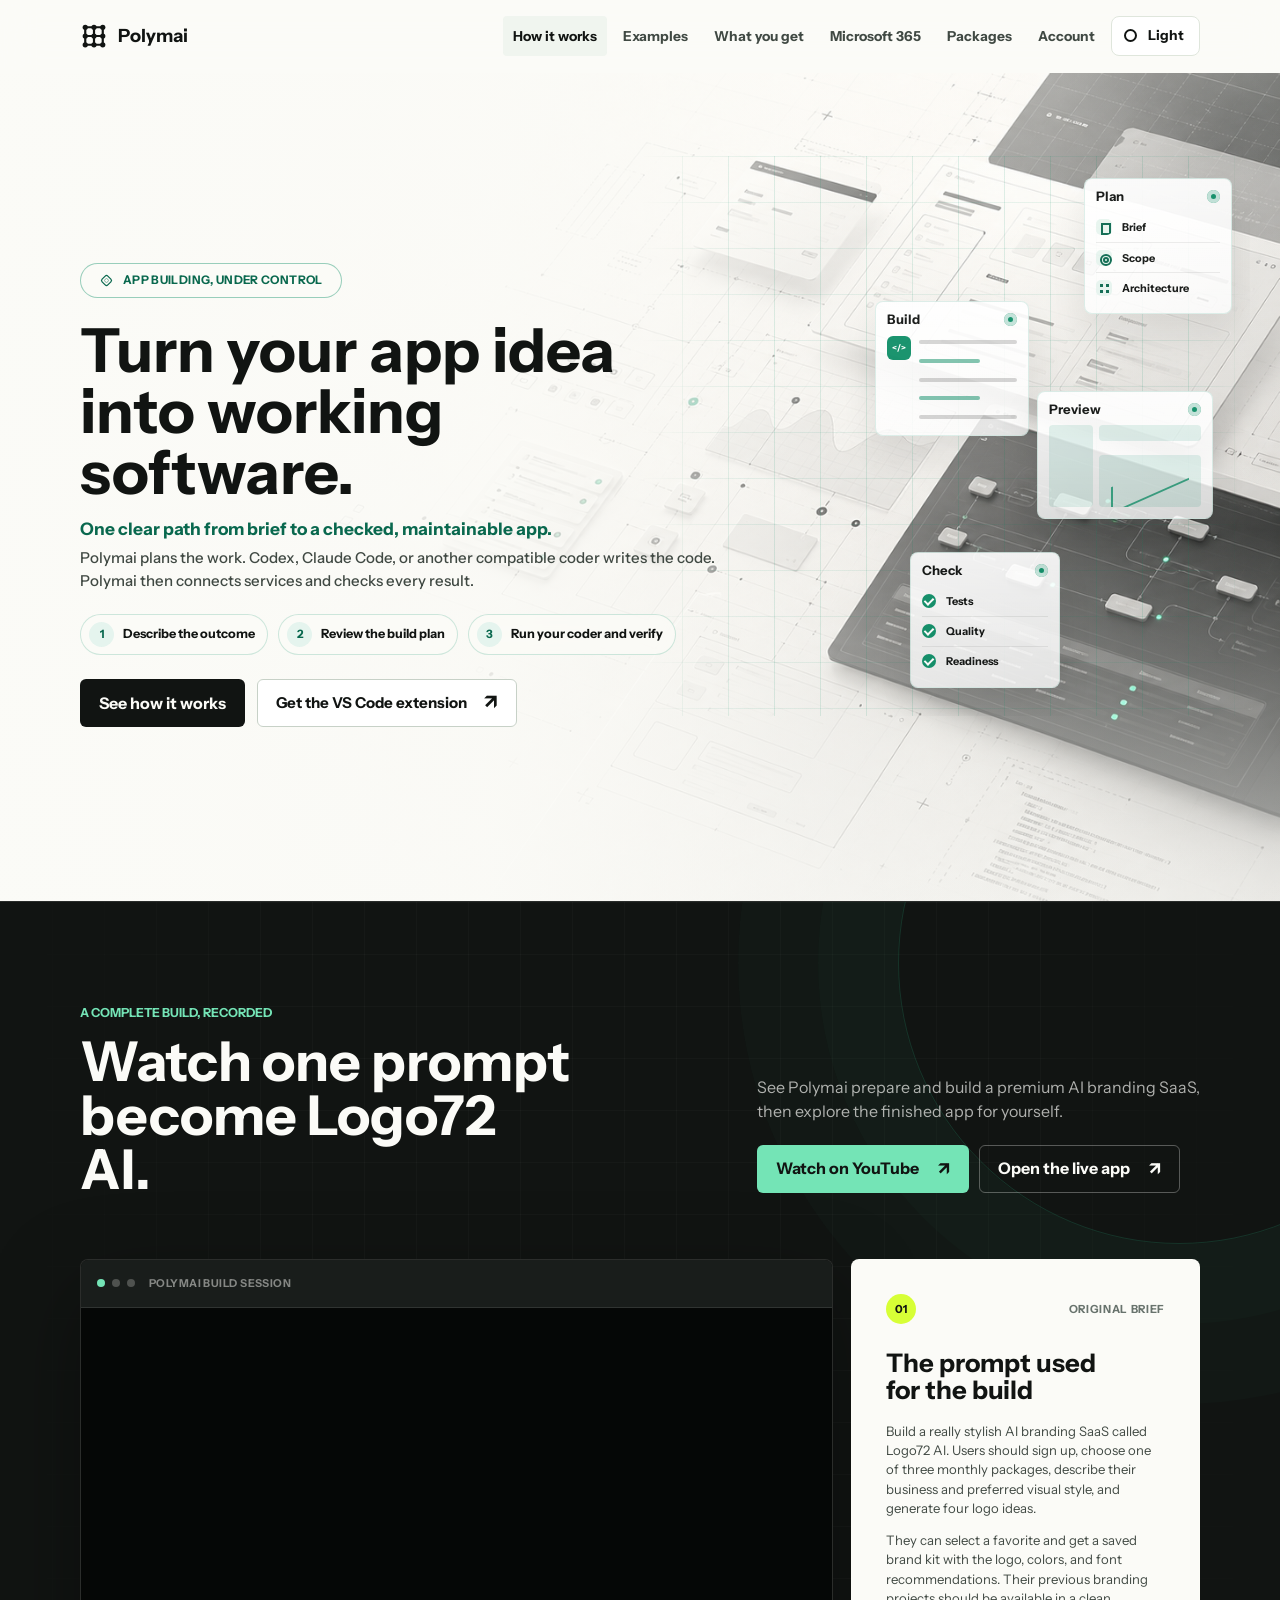
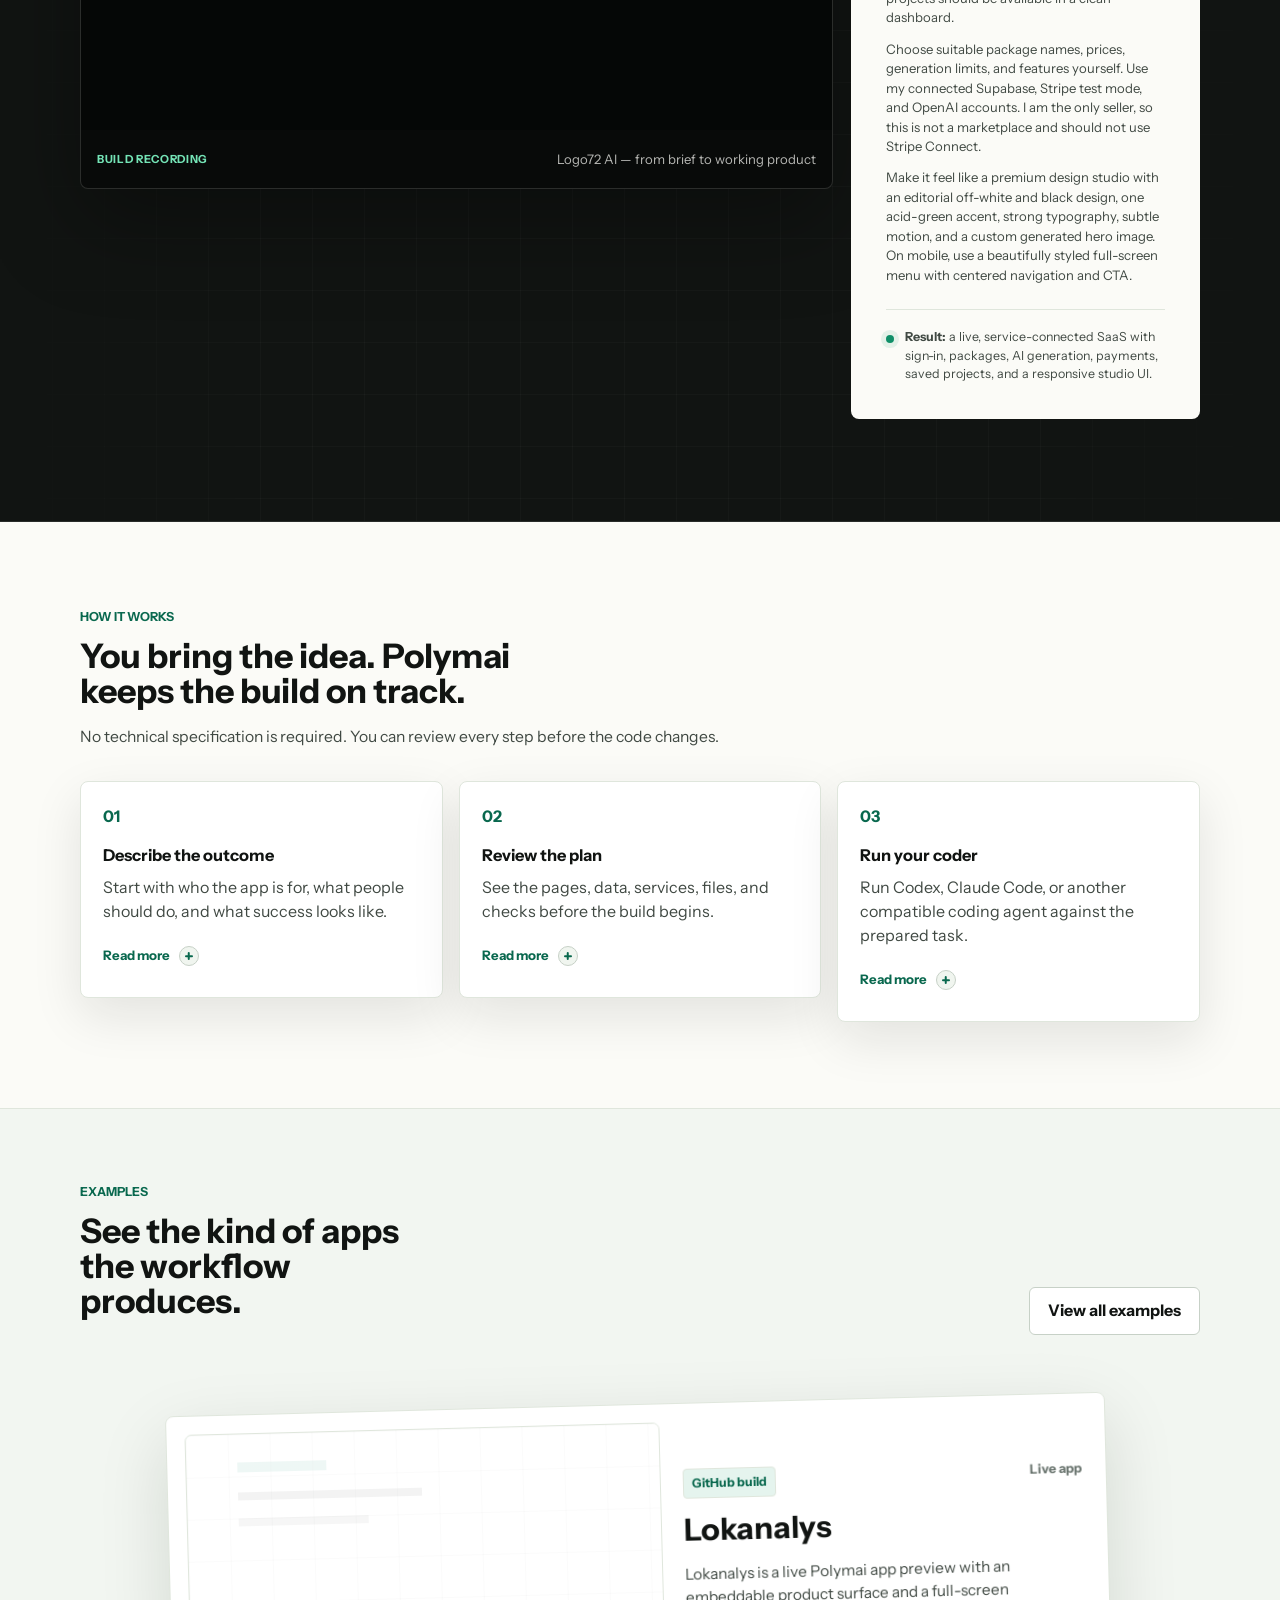
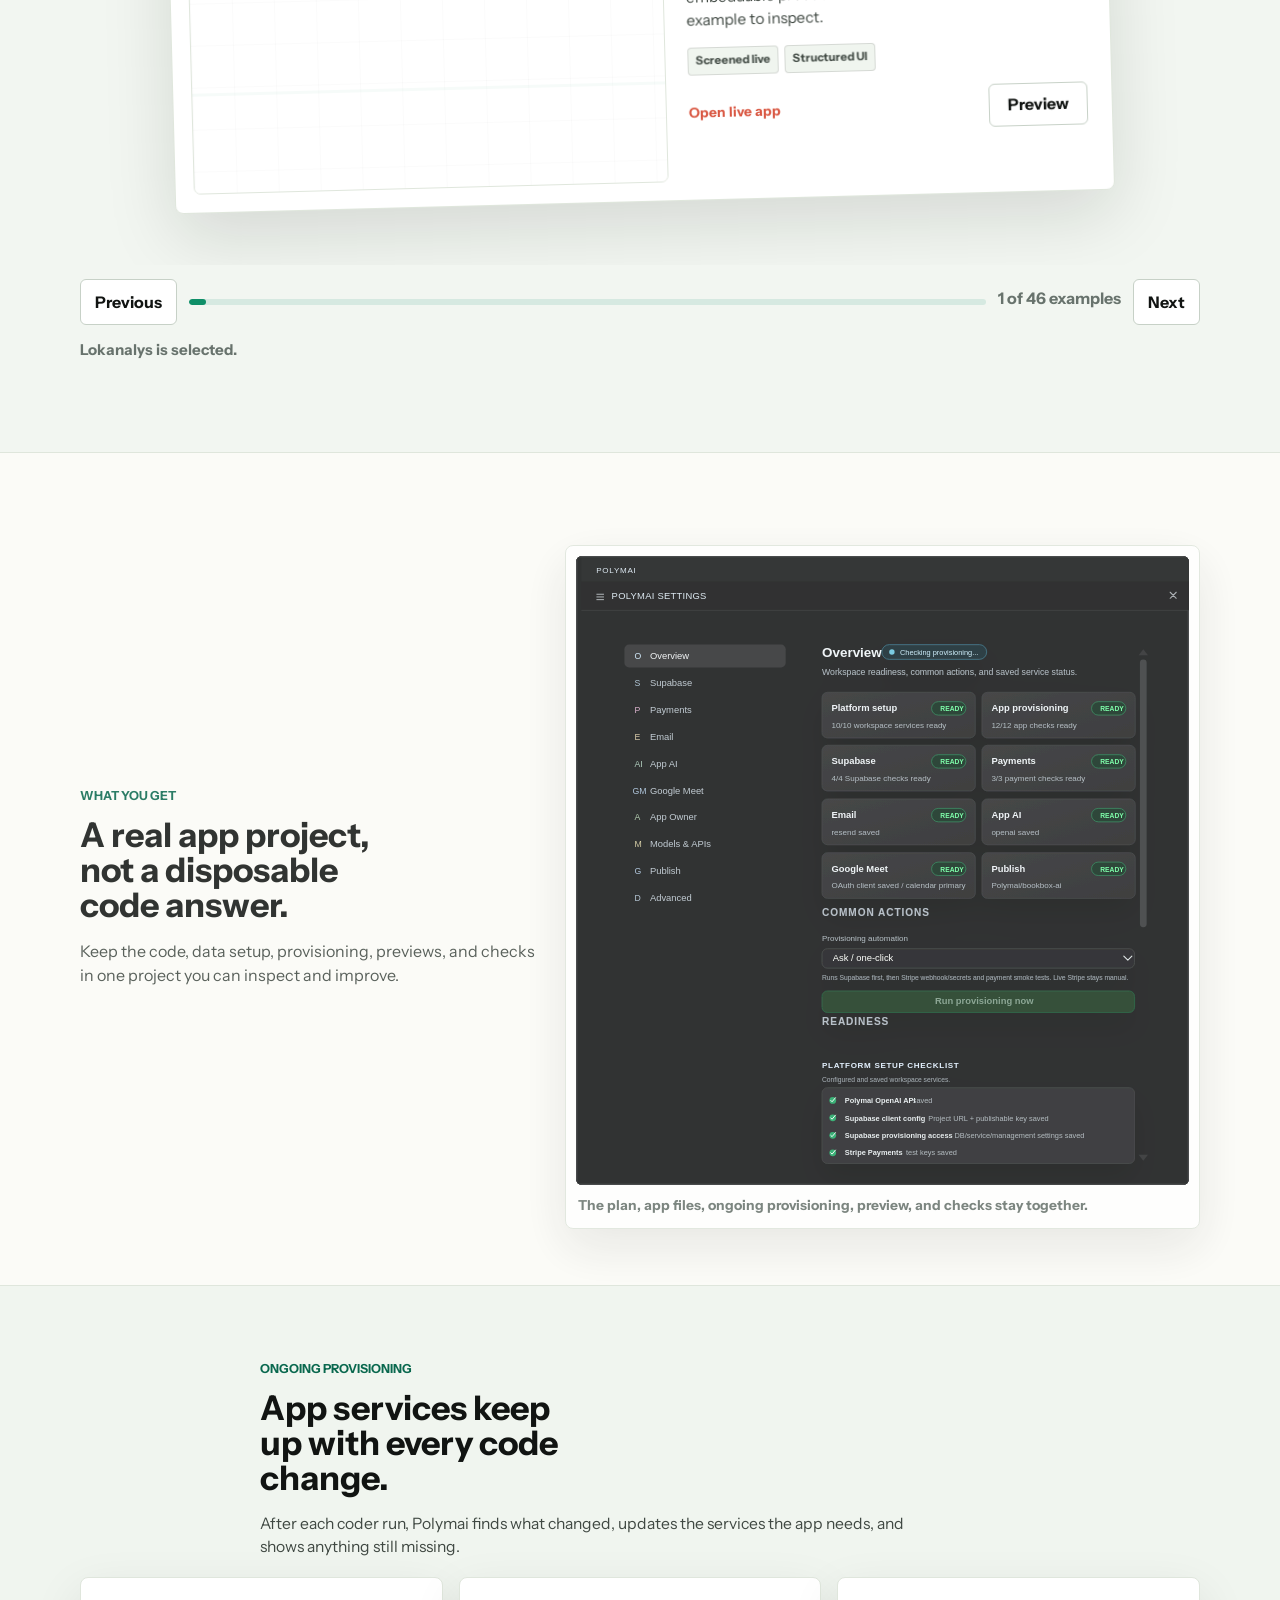
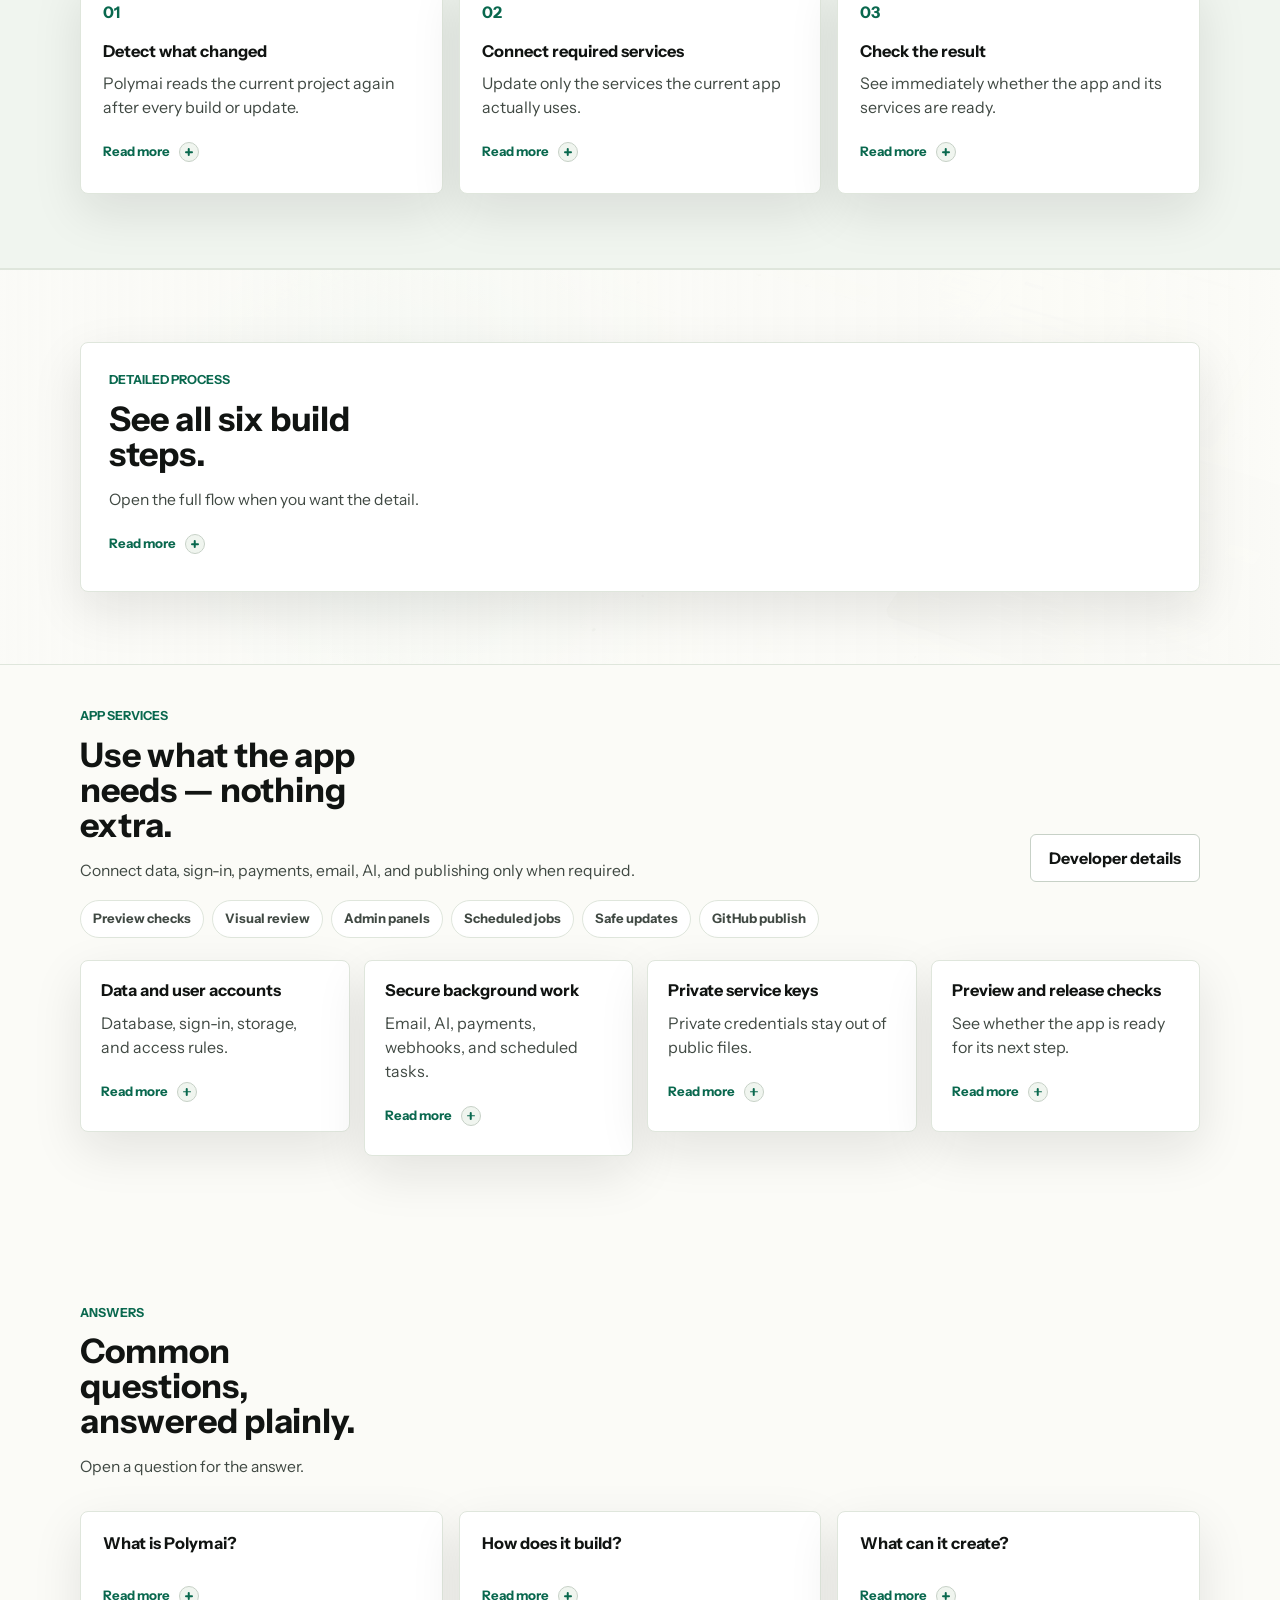
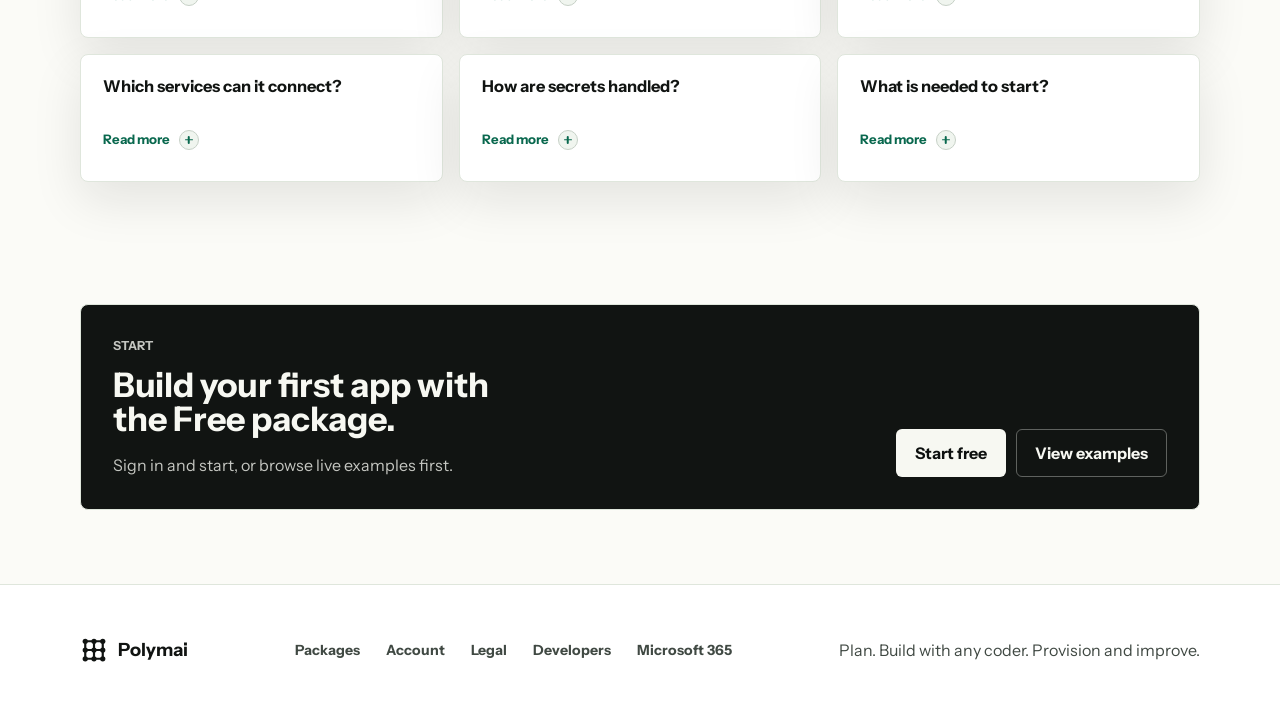
<file: index.html>
<!doctype html>
<html lang="en">
  <head>
    <meta charset="utf-8">
    <meta name="viewport" content="width=device-width, initial-scale=1">
    <title>Polymai | Turn an app idea into working software</title>
    <meta name="description" content="Describe your app in plain language. Polymai turns the idea into a clear plan, a structured build, a browser preview, and a safe path for future changes.">
    <meta name="robots" content="index, follow, max-image-preview:large">
    <meta name="author" content="Polymai">
    <meta name="application-name" content="Polymai">
    <meta name="theme-color" content="#fbfbf7">
    <link rel="canonical" href="https://polymai.com/">
    <link rel="alternate" type="text/plain" href="https://polymai.com/llms.txt" title="Polymai answer-engine summary">
    <meta property="og:site_name" content="Polymai">
    <meta property="og:locale" content="en_US">
    <meta property="og:type" content="website">
    <meta property="og:title" content="Polymai | Turn an app idea into working software">
    <meta property="og:description" content="Describe your app in plain language. Polymai turns the idea into a clear plan, a structured build, a browser preview, and a safe path for future changes.">
    <meta property="og:url" content="https://polymai.com/">
    <meta property="og:image" content="https://polymai.com/assets/polymai-hero-background.png">
    <meta property="og:image:width" content="1672">
    <meta property="og:image:height" content="941">
    <meta property="og:image:alt" content="Polymai interface background for controlled AI app building.">
    <meta name="twitter:card" content="summary_large_image">
    <meta name="twitter:title" content="Polymai | Turn an app idea into working software">
    <meta name="twitter:description" content="Describe your app in plain language. Polymai turns the idea into a clear plan, a structured build, a browser preview, and a safe path for future changes.">
    <meta name="twitter:image" content="https://polymai.com/assets/polymai-hero-background.png">
    <meta name="twitter:image:alt" content="Polymai interface background for controlled AI app building.">
    <link rel="icon" type="image/svg+xml" href="assets/favicon.svg">
    <link rel="preconnect" href="https://fonts.googleapis.com">
    <link rel="preconnect" href="https://fonts.gstatic.com" crossorigin>
    <link href="https://fonts.googleapis.com/css2?family=Instrument+Sans:wght@400;500;600;700&display=swap" rel="stylesheet">
    <script src="data/supabaseConfig.js"></script>
    <script src="js/config.js"></script>
    <script src="js/theme.js"></script>
    <link rel="stylesheet" href="css/theme.css">
    <link rel="stylesheet" href="css/components.css">
    <link rel="stylesheet" href="css/motion.css">
    <link rel="stylesheet" href="css/responsive.css">
    <script type="application/ld+json">
      {
        "@context": "https://schema.org",
        "@graph": [
          {
            "@type": "Organization",
            "@id": "https://polymai.com/#organization",
            "name": "Polymai",
            "url": "https://polymai.com/",
            "logo": "https://polymai.com/assets/favicon.svg",
            "description": "Polymai helps people turn app ideas into clear plans, structured software projects, browser previews, and reviewable future changes."
          },
          {
            "@type": "WebSite",
            "@id": "https://polymai.com/#website",
            "url": "https://polymai.com/",
            "name": "Polymai",
            "publisher": {
              "@id": "https://polymai.com/#organization"
            },
            "inLanguage": "en-US"
          },
          {
            "@type": "WebPage",
            "@id": "https://polymai.com/#webpage",
            "url": "https://polymai.com/",
            "name": "Polymai | Turn an app idea into working software",
            "description": "Describe your app in plain language. Polymai turns the idea into a clear plan, a structured build, a browser preview, and a safe path for future changes.",
            "isPartOf": {
              "@id": "https://polymai.com/#website"
            },
            "about": {
              "@id": "https://polymai.com/#software"
            },
            "primaryImageOfPage": {
              "@type": "ImageObject",
              "url": "https://polymai.com/assets/polymai-hero-background.png",
              "width": 1672,
              "height": 941
            },
            "inLanguage": "en-US"
          },
          {
            "@type": "SoftwareApplication",
            "@id": "https://polymai.com/#software",
            "name": "Polymai",
            "applicationCategory": "DeveloperApplication",
            "operatingSystem": "VS Code workspace",
            "url": "https://polymai.com/",
            "description": "Polymai is an app-building workflow in VS Code that turns a plain-language brief into a scoped plan, coordinates a coding agent, and reconnects every build to ongoing provisioning, preview, checks, and future changes.",
            "featureList": [
              "AI-assisted app planning",
              "Structured Tinyfiles app output",
              "Ongoing service provisioning after builds and updates",
              "Preview and visual checks",
              "Scoped iteration handoff",
              "Secret-safe provider boundaries"
            ],
            "publisher": {
              "@id": "https://polymai.com/#organization"
            },
            "offers": {
              "@type": "Offer",
              "name": "Free",
              "url": "https://polymai.com/login.html",
              "price": "0",
              "priceCurrency": "EUR",
              "availability": "https://schema.org/InStock"
            }
          },
          {
            "@type": "FAQPage",
            "@id": "https://polymai.com/#faq",
            "mainEntity": [
              {
                "@type": "Question",
                "name": "What is Polymai?",
                "acceptedAnswer": {
                  "@type": "Answer",
                  "text": "Polymai is an app-building workflow in VS Code. It turns a plain-language idea into a clear build plan, coordinates the coding work, and keeps the result easy to preview, review, and improve."
                }
              },
              {
                "@type": "Question",
                "name": "How does Polymai build apps?",
                "acceptedAnswer": {
                  "@type": "Answer",
                  "text": "You run Polymai first to turn the brief into a scoped project and portable task files. Then you run the coding agent you prefer—Codex, Claude Code, or another compatible coder. When the coding work is done, Polymai detects runtime changes, guides provisioning, verifies readiness, and keeps the same project ready for the next update."
                }
              },
              {
                "@type": "Question",
                "name": "What kinds of apps can Polymai help create?",
                "acceptedAnswer": {
                  "@type": "Answer",
                  "text": "Polymai is suited for SaaS tools, customer portals, dashboards, internal workflows, admin panels, data-backed apps, and service-connected prototypes."
                }
              },
              {
                "@type": "Question",
                "name": "Which services can Polymai provision?",
                "acceptedAnswer": {
                  "@type": "Answer",
                  "text": "Polymai can plan and provision detected Supabase, Edge Function, Stripe, secret, and GitHub setup for apps with sign-in, saved data, file uploads, payments, email, AI features, scheduled tasks, webhooks, and publishing. Provisioning is one-click by default, can run automatically in test mode, and keeps live payment changes explicit."
                }
              },
              {
                "@type": "Question",
                "name": "How does Polymai handle provider secrets?",
                "acceptedAnswer": {
                  "@type": "Answer",
                  "text": "Polymai keeps private service keys out of public app files and places sensitive work behind server-side or provider-owned boundaries."
                }
              },
              {
                "@type": "Question",
                "name": "What do users need to start with Polymai?",
                "acceptedAnswer": {
                  "@type": "Answer",
                  "text": "Users need VS Code, an app idea, a coding agent, and access to any outside services the app requires. Polymai prepares the project first; the user then runs Codex, Claude Code, or another compatible coder against the prepared task files."
                }
              }
            ]
          }
        ]
      }
    </script>
  </head>
  <body>
    <a class="skip-link" href="#main">Skip to content</a>

    <header class="site-header" data-nav-header>
      <div class="nav-shell">
        <a class="wordmark" href="#top" aria-label="Polymai home">
          <span>Polymai</span>
        </a>

        <button class="nav-toggle" id="navToggle" type="button" aria-controls="navMenu" aria-expanded="false" aria-label="Open navigation">
          <span aria-hidden="true"></span>
          <span aria-hidden="true"></span>
          <span aria-hidden="true"></span>
        </button>

        <nav class="site-nav" id="navMenu" aria-label="Primary navigation">
          <a href="#workflow">How it works</a>
          <a href="#gallery">Examples</a>
          <a href="#control-plane">What you get</a>
          <a href="microsoft-365.html">Microsoft 365</a>
          <a href="pricing.html">Packages</a>
          <a href="account.html">Account</a>
          <button class="theme-options" id="themeOptions" type="button" aria-label="Style theme">
            <span class="theme-option-icon theme-current-icon theme-option-icon-bright" aria-hidden="true"></span>
            <span class="theme-current-label">Light</span>
          </button>
        </nav>
      </div>
    </header>

    <main id="main">
      <section class="hero" id="top">
        <div class="hero-motion" aria-hidden="true">
          <article class="motion-panel motion-panel-plan">
            <div class="motion-card-head">
              <strong>Plan</strong>
              <span></span>
            </div>
            <ul>
              <li><span class="motion-mini-icon motion-mini-doc"></span>Brief</li>
              <li><span class="motion-mini-icon motion-mini-scope"></span>Scope</li>
              <li><span class="motion-mini-icon motion-mini-grid"></span>Architecture</li>
            </ul>
          </article>
          <article class="motion-panel motion-panel-build">
            <div class="motion-card-head">
              <strong>Build</strong>
              <span></span>
            </div>
            <div class="motion-code-card">
              <span class="motion-code-icon">&lt;/&gt;</span>
              <span></span>
              <span></span>
              <span></span>
              <span></span>
              <span></span>
            </div>
          </article>
          <article class="motion-panel motion-panel-preview">
            <div class="motion-card-head">
              <strong>Preview</strong>
              <span></span>
            </div>
            <div class="motion-preview-grid">
              <span></span>
              <span></span>
              <span></span>
            </div>
          </article>
          <article class="motion-panel motion-panel-check">
            <div class="motion-card-head">
              <strong>Check</strong>
              <span></span>
            </div>
            <ul>
              <li><span class="motion-check-dot"></span>Tests</li>
              <li><span class="motion-check-dot"></span>Quality</li>
              <li><span class="motion-check-dot"></span>Readiness</li>
            </ul>
          </article>
        </div>
        <div class="hero-copy" data-reveal>
          <p class="hero-badge"><span aria-hidden="true"></span>App building, under control</p>
          <h1>Turn your app idea into working software.</h1>
          <p class="hero-kicker">One clear path from brief to a checked, maintainable app.</p>
          <p class="hero-lede">Polymai plans the work. Codex, Claude Code, or another compatible coder writes the code. Polymai then connects services and checks every result.</p>
          <ul class="hero-path" aria-label="Three steps from idea to app">
            <li><span aria-hidden="true">1</span><strong>Describe the outcome</strong></li>
            <li><span aria-hidden="true">2</span><strong>Review the build plan</strong></li>
            <li><span aria-hidden="true">3</span><strong>Run your coder and verify</strong></li>
          </ul>
          <div class="hero-actions" aria-label="Primary actions">
            <a class="button button-primary" href="#workflow">See how it works</a>
            <a class="button button-secondary hero-cta" href="https://marketplace.visualstudio.com/items?itemName=Polymai.polymai" target="_blank" rel="noreferrer" aria-label="Get the Polymai VS Code extension (opens in a new tab)">
              <span>Get the VS Code extension</span>
              <span class="hero-cta-arrow" aria-hidden="true">&nearr;</span>
            </a>
          </div>
        </div>
      </section>

      <section class="demo-hero" id="build-demo" aria-labelledby="build-demo-title">
        <div class="demo-hero-inner">
          <div class="demo-hero-heading" data-reveal>
            <div>
              <p class="eyebrow">A complete build, recorded</p>
              <h2 id="build-demo-title">Watch one prompt become Logo72 AI.</h2>
            </div>
            <div class="demo-hero-intro">
              <p>See Polymai prepare and build a premium AI branding SaaS, then explore the finished app for yourself.</p>
              <div class="demo-hero-actions" aria-label="Logo72 AI demo links">
                <a class="button demo-button-primary" href="https://youtu.be/U-IyycP-5BE" target="_blank" rel="noreferrer" aria-label="Watch the Logo72 AI build on YouTube (opens in a new tab)">
                  Watch on YouTube
                  <span aria-hidden="true">&nearr;</span>
                </a>
                <a class="button demo-button-secondary" href="https://polymai.github.io/logo72-ai/" target="_blank" rel="noreferrer" aria-label="Open the live Logo72 AI app (opens in a new tab)">
                  Open the live app
                  <span aria-hidden="true">&nearr;</span>
                </a>
              </div>
            </div>
          </div>

          <div class="demo-hero-grid">
            <figure class="demo-video-card" data-reveal>
              <div class="demo-browser-bar" aria-hidden="true">
                <span></span>
                <span></span>
                <span></span>
                <strong>Polymai build session</strong>
              </div>
              <div class="demo-video-frame">
                <iframe
                  src="https://www.youtube-nocookie.com/embed/U-IyycP-5BE"
                  title="Watch Polymai create the Logo72 AI branding SaaS"
                  loading="lazy"
                  referrerpolicy="strict-origin-when-cross-origin"
                  allow="accelerometer; autoplay; clipboard-write; encrypted-media; gyroscope; picture-in-picture; web-share"
                  allowfullscreen
                ></iframe>
              </div>
              <figcaption>
                <span>Build recording</span>
                Logo72 AI — from brief to working product
              </figcaption>
            </figure>

            <aside class="demo-prompt-card" data-reveal aria-labelledby="demo-prompt-title">
              <div class="demo-prompt-head">
                <span>01</span>
                <p>Original brief</p>
              </div>
              <h3 id="demo-prompt-title">The prompt used for the build</h3>
              <blockquote>
                <p>Build a really stylish AI branding SaaS called Logo72 AI. Users should sign up, choose one of three monthly packages, describe their business and preferred visual style, and generate four logo ideas.</p>
                <p>They can select a favorite and get a saved brand kit with the logo, colors, and font recommendations. Their previous branding projects should be available in a clean dashboard.</p>
                <p>Choose suitable package names, prices, generation limits, and features yourself. Use my connected Supabase, Stripe test mode, and OpenAI accounts. I am the only seller, so this is not a marketplace and should not use Stripe Connect.</p>
                <p>Make it feel like a premium design studio with an editorial off-white and black design, one acid-green accent, strong typography, subtle motion, and a custom generated hero image. On mobile, use a beautifully styled full-screen menu with centered navigation and CTA.</p>
              </blockquote>
              <div class="demo-prompt-result">
                <span aria-hidden="true"></span>
                <p><strong>Result:</strong> a live, service-connected SaaS with sign-in, packages, AI generation, payments, saved projects, and a responsive studio UI.</p>
              </div>
            </aside>
          </div>
        </div>
      </section>

      <section class="section section-intro problem-section workflow-section" id="workflow">
        <div class="section-heading" data-reveal>
          <p class="eyebrow">How it works</p>
          <h2>You bring the idea. Polymai keeps the build on track.</h2>
          <p>No technical specification is required. You can review every step before the code changes.</p>
        </div>
        <div class="value-grid workflow-grid info-card-grid" data-info-card-group>
          <article class="value-card info-card" data-info-card data-reveal>
            <span class="value-index">01</span>
            <h3>Describe the outcome</h3>
            <p class="info-card-summary">Start with who the app is for, what people should do, and what success looks like.</p>
            <div class="info-card-details" id="workflow-detail-describe" aria-hidden="true">
              <div>
                <p>Polymai turns that outcome into a stable brief covering the workflow, users, data, services, and constraints before any coding starts.</p>
              </div>
            </div>
            <button class="info-card-toggle" type="button" aria-expanded="false" aria-controls="workflow-detail-describe">
              <span data-info-card-label>Read more</span>
              <span class="info-card-toggle-icon" aria-hidden="true"></span>
            </button>
          </article>
          <article class="value-card info-card" data-info-card data-reveal>
            <span class="value-index">02</span>
            <h3>Review the plan</h3>
            <p class="info-card-summary">See the pages, data, services, files, and checks before the build begins.</p>
            <div class="info-card-details" id="workflow-detail-review" aria-hidden="true">
              <div>
                <p>The reviewed plan becomes the shared contract for Polymai and your coder, keeping the implementation focused and later changes easier to understand.</p>
              </div>
            </div>
            <button class="info-card-toggle" type="button" aria-expanded="false" aria-controls="workflow-detail-review">
              <span data-info-card-label>Read more</span>
              <span class="info-card-toggle-icon" aria-hidden="true"></span>
            </button>
          </article>
          <article class="value-card info-card" data-info-card data-reveal>
            <span class="value-index">03</span>
            <h3>Run your coder</h3>
            <p class="info-card-summary">Run Codex, Claude Code, or another compatible coding agent against the prepared task.</p>
            <div class="info-card-details" id="workflow-detail-build" aria-hidden="true">
              <div>
                <p>When the implementation is ready, return to Polymai to preview it, provision detected runtime changes, verify readiness, and prepare the next update.</p>
              </div>
            </div>
            <button class="info-card-toggle" type="button" aria-expanded="false" aria-controls="workflow-detail-build">
              <span data-info-card-label>Read more</span>
              <span class="info-card-toggle-icon" aria-hidden="true"></span>
            </button>
          </article>
        </div>
      </section>

      <section class="section gallery-section examples-feature-section" id="gallery">
        <div class="section-heading section-heading-row" data-reveal>
          <div>
            <p class="eyebrow">Examples</p>
            <h2>See the kind of apps the workflow produces.</h2>
          </div>
          <a class="button button-secondary" href="examples.html">View all examples</a>
        </div>

        <div class="example-carousel" id="exampleCarousel" aria-roledescription="carousel" data-reveal>
          <div class="example-carousel-stage" id="exampleCarouselStage" tabindex="0" aria-live="polite"></div>
          <div class="example-carousel-bar">
            <button class="carousel-control" id="examplePrev" type="button" aria-label="Previous example">Previous</button>
            <div class="example-progress" aria-hidden="true"><span id="exampleCarouselProgress"></span></div>
            <p class="section-note" id="exampleCarouselCount">Loading examples...</p>
            <button class="carousel-control" id="exampleNext" type="button" aria-label="Next example">Next</button>
          </div>
          <p class="state-line" id="exampleCarouselStatus" role="status" aria-live="polite">Loading examples...</p>
        </div>
      </section>

      <section class="section product-showcase" id="control-plane">
        <div class="showcase-copy" data-reveal>
          <p class="eyebrow">What you get</p>
          <h2>A real app project, not a disposable code answer.</h2>
          <p>Keep the code, data setup, provisioning, previews, and checks in one project you can inspect and improve.</p>
        </div>
        <figure class="showcase-frame" data-reveal>
          <img src="assets/polymai-interface.svg" alt="Polymai settings menu showing app services and launch actions.">
          <figcaption>The plan, app files, ongoing provisioning, preview, and checks stay together.</figcaption>
        </figure>
      </section>

      <section class="section provisioning-section" id="provisioning">
        <div class="section-heading" data-reveal>
          <p class="eyebrow">Ongoing provisioning</p>
          <h2>App services keep up with every code change.</h2>
          <p>After each coder run, Polymai finds what changed, updates the services the app needs, and shows anything still missing.</p>
        </div>
        <div class="value-grid provisioning-grid info-card-grid" data-info-card-group>
          <article class="value-card info-card" data-info-card data-reveal>
            <span class="value-index">01</span>
            <h3>Detect what changed</h3>
            <p class="info-card-summary">Polymai reads the current project again after every build or update.</p>
            <div class="info-card-details" id="provisioning-detail-detect" aria-hidden="true">
              <div>
                <p>It scans schema, policies, storage, Edge Functions, secrets, payment setup, and publishing artifacts instead of relying on an old checklist.</p>
              </div>
            </div>
            <button class="info-card-toggle" type="button" aria-expanded="false" aria-controls="provisioning-detail-detect">
              <span data-info-card-label>Read more</span>
              <span class="info-card-toggle-icon" aria-hidden="true"></span>
            </button>
          </article>
          <article class="value-card info-card" data-info-card data-reveal>
            <span class="value-index">02</span>
            <h3>Connect required services</h3>
            <p class="info-card-summary">Update only the services the current app actually uses.</p>
            <div class="info-card-details" id="provisioning-detail-apply" aria-hidden="true">
              <div>
                <p>This is ongoing provisioning: one controlled action updates the detected services. It is one-click by default and can run automatically in test mode.</p>
              </div>
            </div>
            <button class="info-card-toggle" type="button" aria-expanded="false" aria-controls="provisioning-detail-apply">
              <span data-info-card-label>Read more</span>
              <span class="info-card-toggle-icon" aria-hidden="true"></span>
            </button>
          </article>
          <article class="value-card info-card" data-info-card data-reveal>
            <span class="value-index">03</span>
            <h3>Check the result</h3>
            <p class="info-card-summary">See immediately whether the app and its services are ready.</p>
            <div class="info-card-details" id="provisioning-detail-verify" aria-hidden="true">
              <div>
                <p>Missing setup stays visible. If the code needs repair, Polymai prepares a focused task for your chosen coder and checks the next result.</p>
              </div>
            </div>
            <button class="info-card-toggle" type="button" aria-expanded="false" aria-controls="provisioning-detail-verify">
              <span data-info-card-label>Read more</span>
              <span class="info-card-toggle-icon" aria-hidden="true"></span>
            </button>
          </article>
        </div>
      </section>

      <section class="section method-section method-disclosure-section" id="method">
        <article class="method-disclosure-card info-card" data-info-card data-reveal>
          <div class="section-heading">
            <p class="eyebrow">Detailed process</p>
            <h2>See all six build steps.</h2>
            <p class="info-card-summary">Open the full flow when you want the detail.</p>
          </div>
          <div class="info-card-details" aria-hidden="true">
            <div>
              <div class="build-flow-component" id="buildFlowComponent" aria-label="Interactive Polymai build flow">
                <div class="build-flow-canvas" data-flow-canvas>
                  <svg class="build-flow-svg" data-flow-svg viewBox="0 0 900 760" role="img" aria-labelledby="buildFlowTitle buildFlowDesc" focusable="false">
                    <title id="buildFlowTitle">Polymai build flow</title>
                    <desc id="buildFlowDesc">A six-step circular process showing how a user request becomes developer-readable app artifacts.</desc>
                  </svg>
                  <div class="build-flow-center" data-flow-center aria-live="polite"></div>
                  <div class="build-flow-hotspots" data-flow-hotspots role="list" aria-label="Build flow steps"></div>
                </div>
              </div>
            </div>
          </div>
        </article>
      </section>

      <section class="section runtime-section" id="integrations">
        <div class="section-heading section-heading-row" data-reveal>
          <div>
            <p class="eyebrow">App services</p>
            <h2>Use what the app needs — nothing extra.</h2>
            <p>Connect data, sign-in, payments, email, AI, and publishing only when required.</p>
          </div>
          <a class="button button-secondary" href="developers.html">Developer details</a>
        </div>
        <ul class="workflow-chip-row" aria-label="Delivery workflow capabilities" data-reveal>
          <li>Preview checks</li>
          <li>Visual review</li>
          <li>Admin panels</li>
          <li>Scheduled jobs</li>
          <li>Safe updates</li>
          <li>GitHub publish</li>
        </ul>
        <div class="runtime-grid info-card-grid" data-info-card-group>
          <article class="runtime-card info-card" data-info-card data-reveal>
            <h3>Data and user accounts</h3>
            <p class="info-card-summary">Database, sign-in, storage, and access rules.</p>
            <div class="info-card-details" aria-hidden="true">
              <div>
                <p>Polymai keeps these pieces aligned when the app saves information or needs private user access.</p>
              </div>
            </div>
          </article>
          <article class="runtime-card info-card" data-info-card data-reveal>
            <h3>Secure background work</h3>
            <p class="info-card-summary">Email, AI, payments, webhooks, and scheduled tasks.</p>
            <div class="info-card-details" aria-hidden="true">
              <div>
                <p>Sensitive work stays behind server-side functions instead of running in public browser code.</p>
              </div>
            </div>
          </article>
          <article class="runtime-card info-card" data-info-card data-reveal>
            <h3>Private service keys</h3>
            <p class="info-card-summary">Private credentials stay out of public files.</p>
            <div class="info-card-details" aria-hidden="true">
              <div>
                <p>The browser receives only safe settings; private provider keys remain in server or provider environments.</p>
              </div>
            </div>
          </article>
          <article class="runtime-card info-card" data-info-card data-reveal>
            <h3>Preview and release checks</h3>
            <p class="info-card-summary">See whether the app is ready for its next step.</p>
            <div class="info-card-details" aria-hidden="true">
              <div>
                <p>Provisioning status, browser previews, screenshots, and smoke checks expose missing or broken setup.</p>
              </div>
            </div>
          </article>
        </div>
      </section>

      <section class="section answer-section" id="answers">
        <div class="section-heading" data-reveal>
          <p class="eyebrow">Answers</p>
          <h2>Common questions, answered plainly.</h2>
          <p>Open a question for the answer.</p>
        </div>
        <div class="value-grid info-card-grid" data-info-card-group>
          <article class="value-card info-card" data-info-card data-reveal>
            <h3>What is Polymai?</h3>
            <div class="info-card-details" aria-hidden="true">
              <div>
                <p>A VS Code extension that plans the build, hands the task to your chosen coder, then connects services and checks the result.</p>
              </div>
            </div>
          </article>
          <article class="value-card info-card" data-info-card data-reveal>
            <h3>How does it build?</h3>
            <div class="info-card-details" aria-hidden="true">
              <div>
                <p>Polymai prepares the task. Your chosen coder implements it. Polymai then provisions and verifies the result.</p>
              </div>
            </div>
          </article>
          <article class="value-card info-card" data-info-card data-reveal>
            <h3>What can it create?</h3>
            <div class="info-card-details" aria-hidden="true">
              <div>
                <p>SaaS products, portals, dashboards, admin panels, internal tools, and service-connected prototypes.</p>
              </div>
            </div>
          </article>
          <article class="value-card info-card" data-info-card data-reveal>
            <h3>Which services can it connect?</h3>
            <div class="info-card-details" aria-hidden="true">
              <div>
                <p>Polymai can prepare sign-in, data, uploads, payments, email, AI, jobs, webhooks, and publishing.</p>
              </div>
            </div>
          </article>
          <article class="value-card info-card" data-info-card data-reveal>
            <h3>How are secrets handled?</h3>
            <div class="info-card-details" aria-hidden="true">
              <div>
                <p>Private keys stay outside browser code. Sensitive work runs behind server-side or provider-owned boundaries.</p>
              </div>
            </div>
          </article>
          <article class="value-card info-card" data-info-card data-reveal>
            <h3>What is needed to start?</h3>
            <div class="info-card-details" aria-hidden="true">
              <div>
                <p>VS Code, an idea, and Codex, Claude Code, or another compatible coder.</p>
              </div>
            </div>
          </article>
        </div>
      </section>

      <section class="section start-section" id="start">
        <div class="start-panel" data-reveal>
          <div>
            <p class="eyebrow">Start</p>
            <h2>Build your first app with the Free package.</h2>
            <p>Sign in and start, or browse live examples first.</p>
          </div>
          <div class="start-actions" aria-label="Get started with Polymai">
            <a class="button button-primary" href="login.html">Start free</a>
            <a class="button button-secondary" href="examples.html">View examples</a>
          </div>
        </div>
      </section>
    </main>

    <footer class="site-footer">
      <div class="footer-inner">
        <a class="wordmark" href="#top" aria-label="Polymai home">
          <span>Polymai</span>
        </a>
        <nav class="footer-links" aria-label="Footer links">
          <a href="pricing.html">Packages</a>
          <a href="account.html">Account</a>
          <a href="legal.html">Legal</a>
          <a href="developers.html">Developers</a>
          <a href="microsoft-365.html">Microsoft 365</a>
        </nav>
        <p>Plan. Build with any coder. Provision and improve.</p>
      </div>
    </footer>

    <div class="modal-backdrop" id="previewModal" hidden>
      <section class="preview-modal" role="dialog" aria-modal="true" aria-labelledby="modalTitle">
        <button class="modal-close" type="button" data-modal-close aria-label="Close preview">
          <span aria-hidden="true">x</span>
        </button>
        <p class="eyebrow" id="modalIndustry"></p>
        <h2 id="modalTitle">App preview</h2>
        <p id="modalSummary"></p>
        <dl class="modal-facts">
          <div>
            <dt>Build source</dt>
            <dd id="modalFocus"></dd>
          </div>
          <div>
            <dt>Best for</dt>
            <dd id="modalAudience"></dd>
          </div>
          <div>
            <dt>Status</dt>
            <dd id="modalStatus"></dd>
          </div>
        </dl>
        <div class="preview-frame-shell" id="modalFrameShell" hidden>
          <iframe id="modalFrame" title="App preview" loading="lazy" referrerpolicy="no-referrer" sandbox="allow-forms allow-popups allow-popups-to-escape-sandbox allow-same-origin allow-scripts"></iframe>
        </div>
        <div class="modal-actions">
          <a class="button button-primary" id="modalLeadLink" href="login.html">Start free</a>
          <a class="button button-secondary" id="modalOpenLink" href="#" target="_blank" rel="noreferrer">Open live app</a>
        </div>
      </section>
    </div>

    <script src="js/api.js"></script>
    <script src="js/navigation.js"></script>
    <script src="js/galleryData.js"></script>
    <script src="js/previewModal.js"></script>
    <script src="js/gallery.js"></script>
    <script src="js/buildFlow.js"></script>
    <script src="js/infoCards.js"></script>
    <script src="js/reveal.js"></script>
    <script src="js/main.js"></script>
  </body>
</html>
</file>
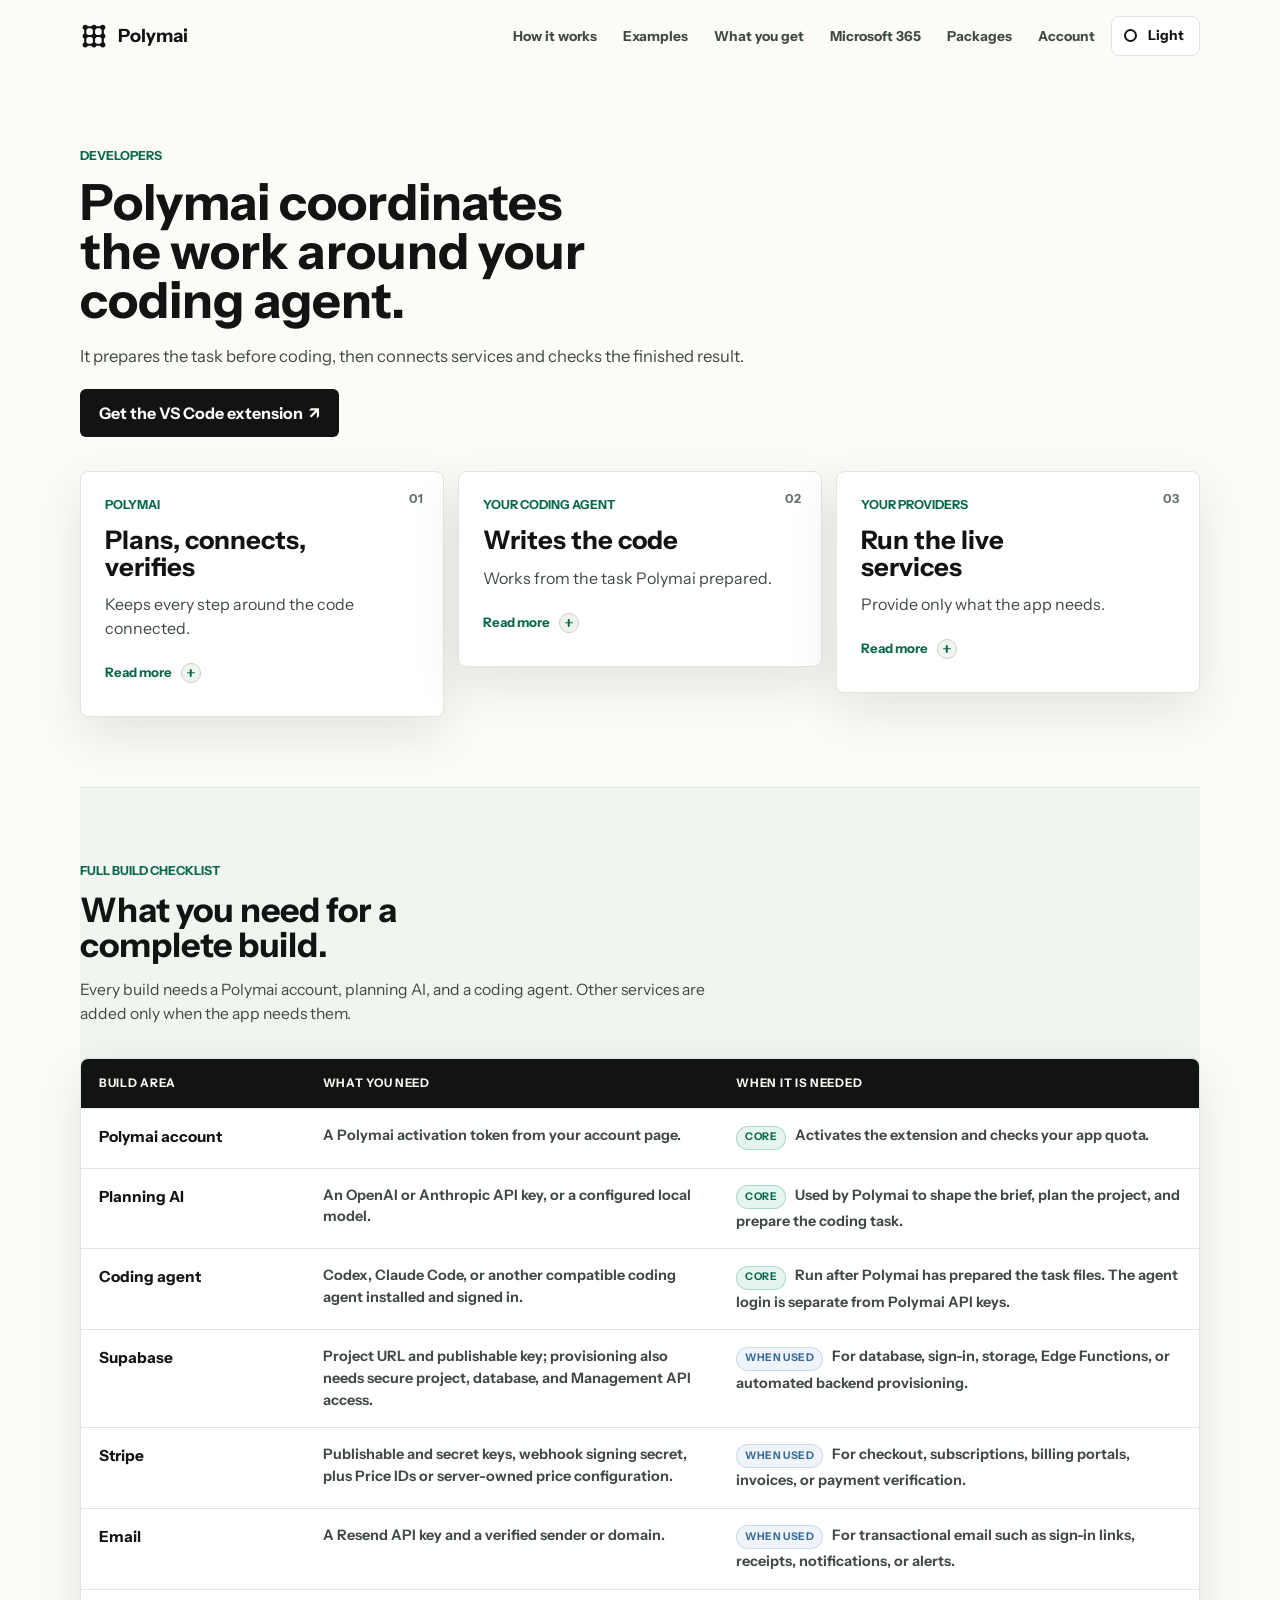
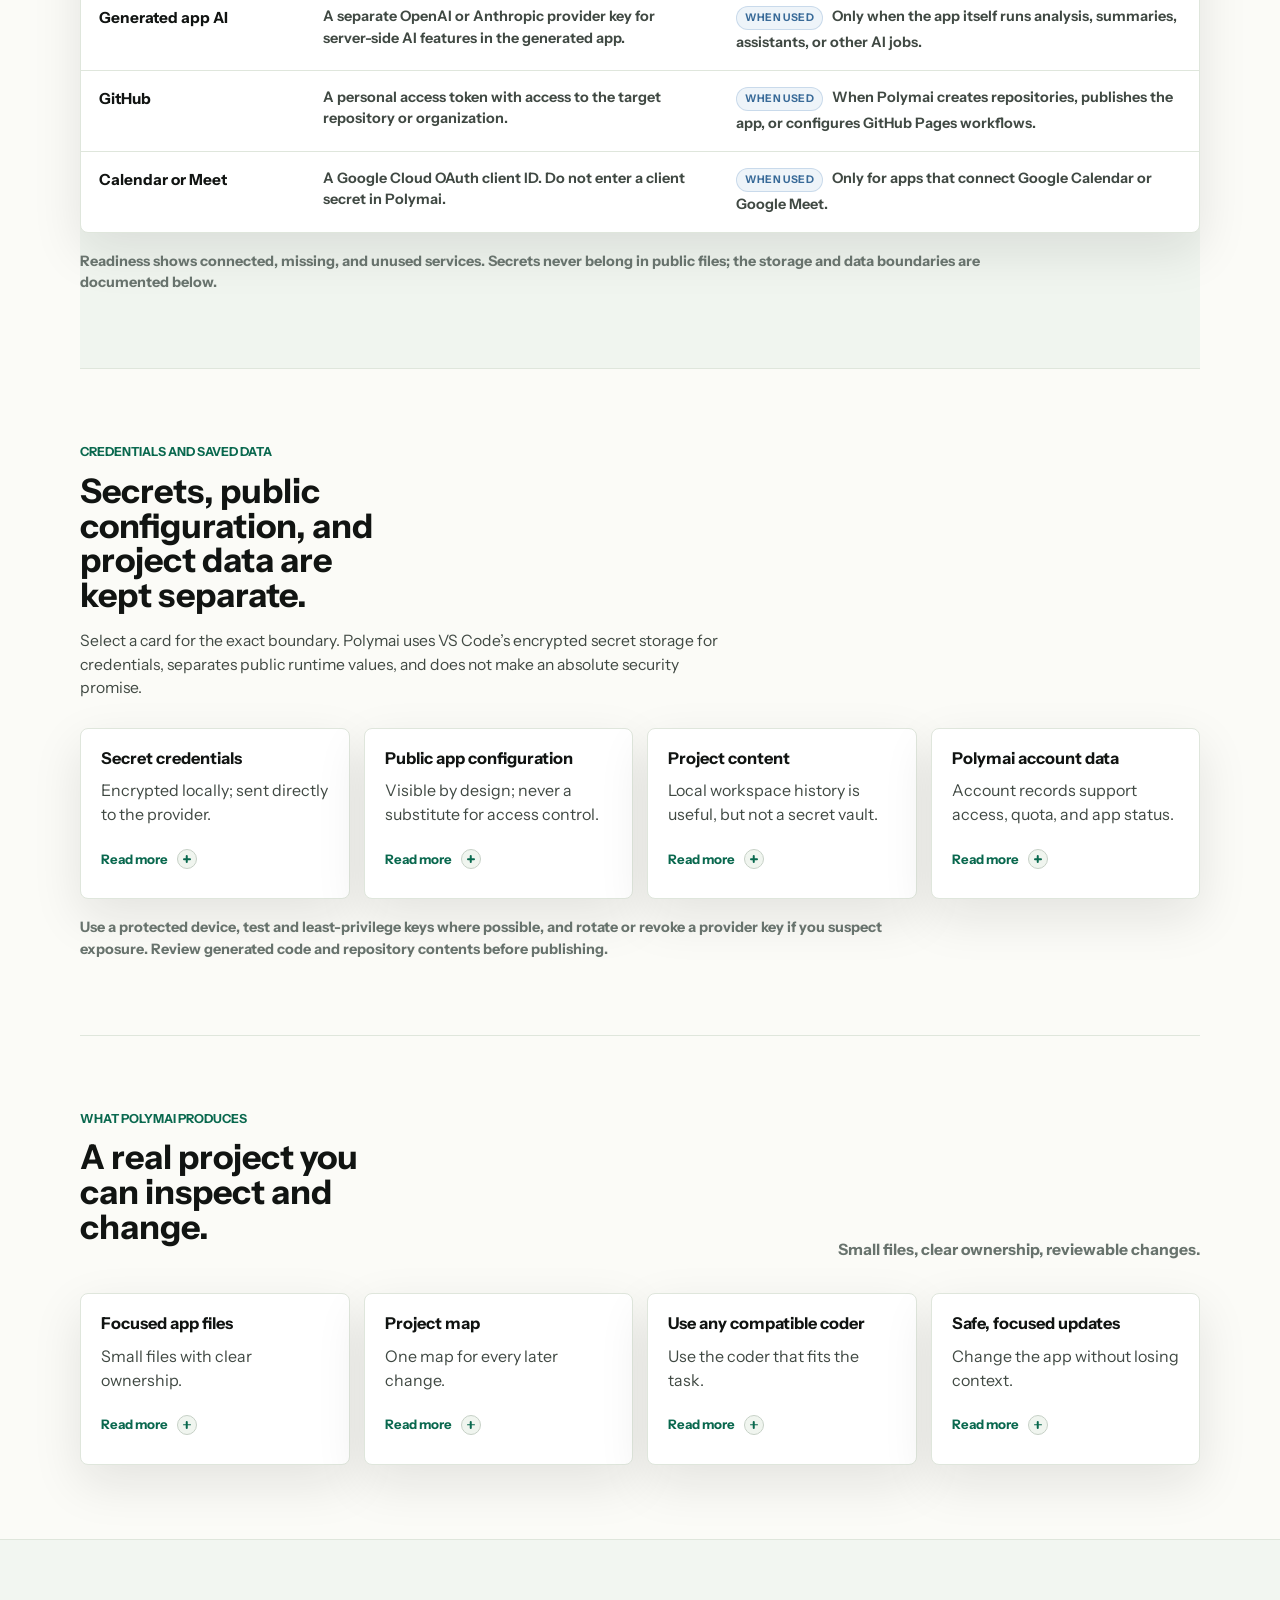
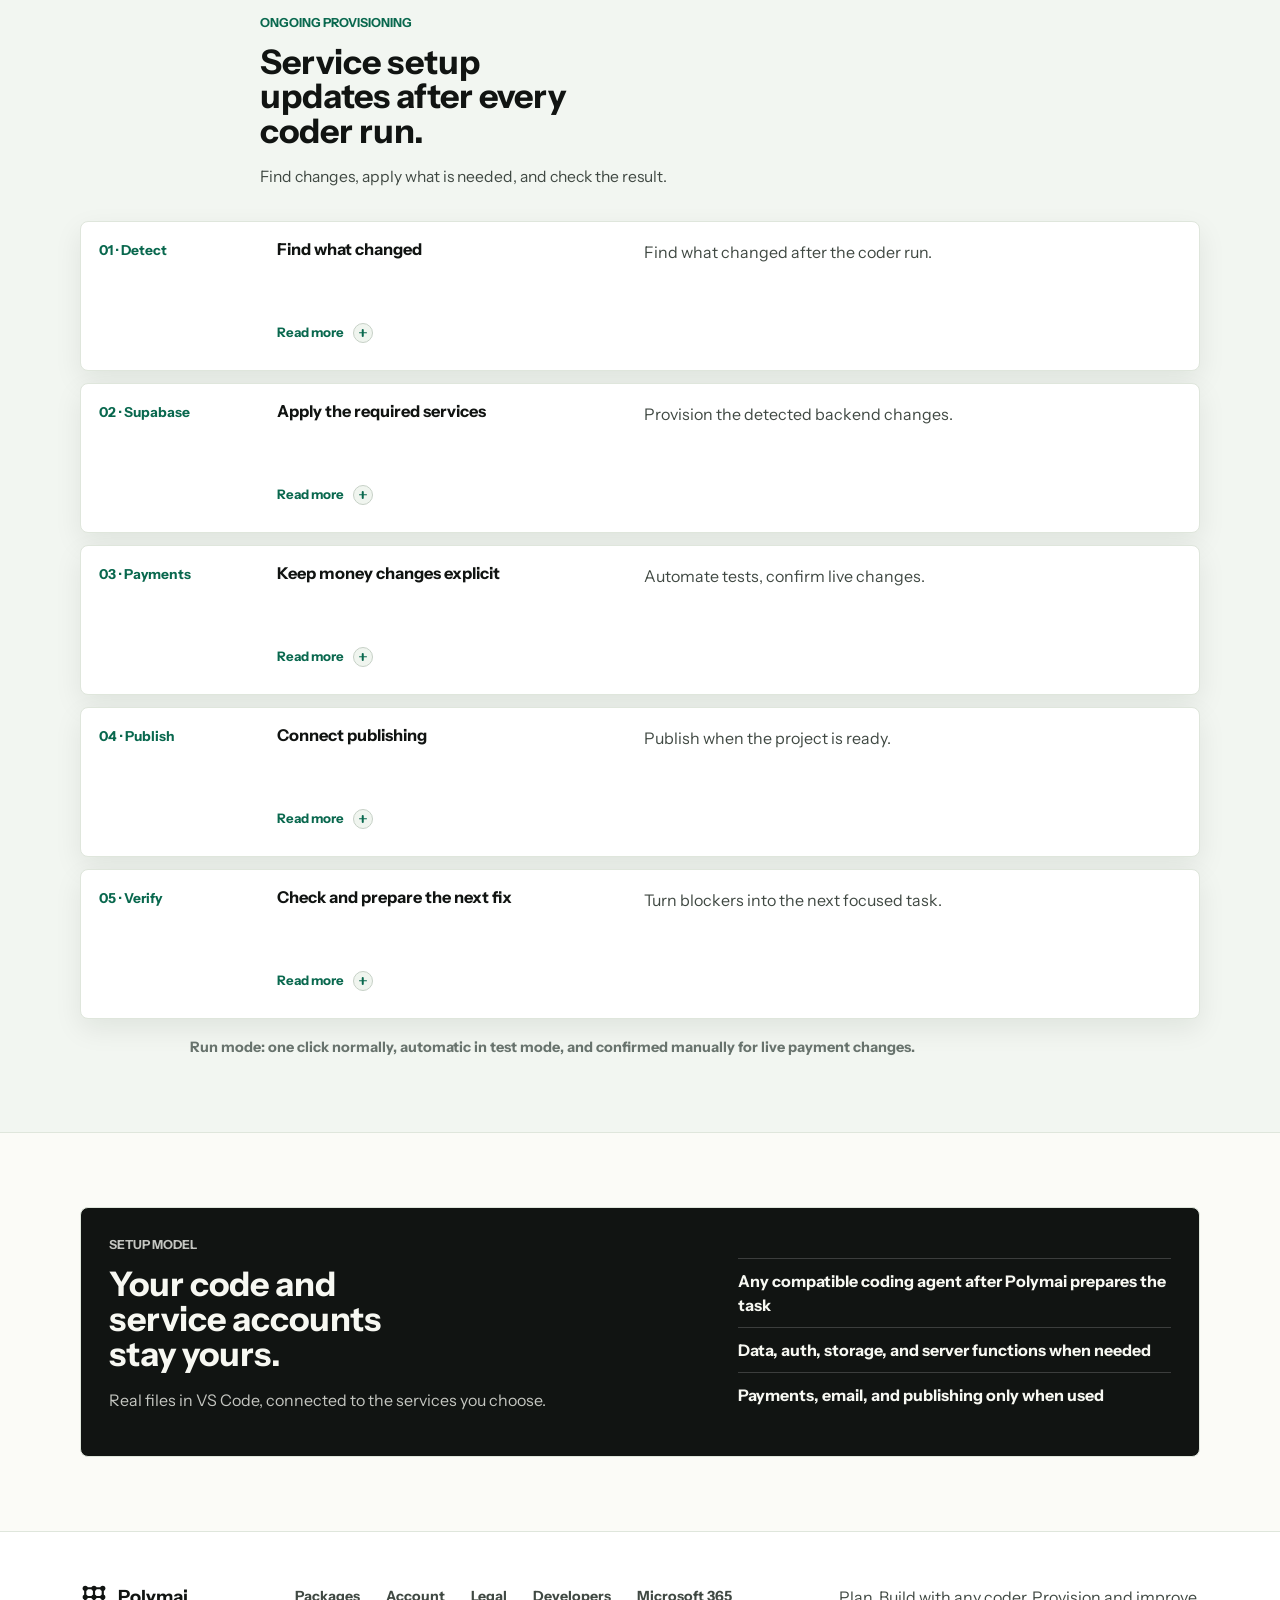
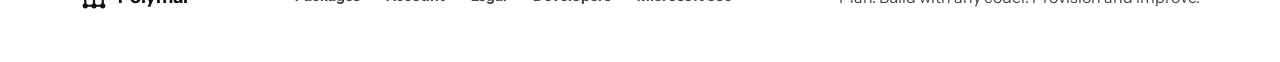
<file: developers.html>
<!doctype html>
<html lang="en">
  <head>
    <meta charset="utf-8">
    <meta name="viewport" content="width=device-width, initial-scale=1">
    <title>Developers | Polymai</title>
    <meta name="description" content="See Polymai's coder-agnostic build sequence, provider requirements, credential and data-handling boundaries, ongoing provisioning, previews, checks, and publishing workflow.">
    <meta name="robots" content="index, follow, max-image-preview:large">
    <meta name="author" content="Polymai">
    <meta name="application-name" content="Polymai">
    <meta name="theme-color" content="#fbfbf7">
    <link rel="canonical" href="https://polymai.com/developers.html">
    <link rel="alternate" type="text/plain" href="https://polymai.com/llms.txt" title="Polymai answer-engine summary">
    <meta property="og:site_name" content="Polymai">
    <meta property="og:locale" content="en_US">
    <meta property="og:type" content="website">
    <meta property="og:title" content="Developers | Polymai">
    <meta property="og:description" content="See Polymai's coder-agnostic build sequence, provider requirements, credential and data-handling boundaries, ongoing provisioning, previews, checks, and publishing workflow.">
    <meta property="og:url" content="https://polymai.com/developers.html">
    <meta property="og:image" content="https://polymai.com/assets/polymai-hero-background.png">
    <meta property="og:image:width" content="1672">
    <meta property="og:image:height" content="941">
    <meta property="og:image:alt" content="Polymai interface background for controlled AI app building.">
    <meta name="twitter:card" content="summary_large_image">
    <meta name="twitter:title" content="Developers | Polymai">
    <meta name="twitter:description" content="See Polymai's coder-agnostic build sequence, provider requirements, credential and data-handling boundaries, ongoing provisioning, previews, checks, and publishing workflow.">
    <meta name="twitter:image" content="https://polymai.com/assets/polymai-hero-background.png">
    <meta name="twitter:image:alt" content="Polymai interface background for controlled AI app building.">
    <link rel="icon" type="image/svg+xml" href="assets/favicon.svg">
    <link rel="preconnect" href="https://fonts.googleapis.com">
    <link rel="preconnect" href="https://fonts.gstatic.com" crossorigin>
    <link href="https://fonts.googleapis.com/css2?family=Instrument+Sans:wght@400;500;600;700&display=swap" rel="stylesheet">
    <script src="js/config.js"></script>
    <script src="js/theme.js"></script>
    <link rel="stylesheet" href="css/theme.css">
    <link rel="stylesheet" href="css/components.css">
    <link rel="stylesheet" href="css/motion.css">
    <link rel="stylesheet" href="css/responsive.css">
    <script type="application/ld+json">
      {
        "@context": "https://schema.org",
        "@graph": [
          {
            "@type": "TechArticle",
            "@id": "https://polymai.com/developers.html#webpage",
            "url": "https://polymai.com/developers.html",
            "headline": "Developers | Polymai",
            "description": "See Polymai's coder-agnostic build sequence, provider requirements, credential and data-handling boundaries, ongoing provisioning, previews, checks, and publishing workflow.",
            "about": {
              "@id": "https://polymai.com/#software"
            },
            "publisher": {
              "@id": "https://polymai.com/#organization"
            },
            "inLanguage": "en-US"
          },
          {
            "@type": "BreadcrumbList",
            "@id": "https://polymai.com/developers.html#breadcrumbs",
            "itemListElement": [
              {
                "@type": "ListItem",
                "position": 1,
                "name": "Home",
                "item": "https://polymai.com/"
              },
              {
                "@type": "ListItem",
                "position": 2,
                "name": "Developers",
                "item": "https://polymai.com/developers.html"
              }
            ]
          }
        ]
      }
    </script>
  </head>
  <body>
    <a class="skip-link" href="#main">Skip to content</a>

    <header class="site-header" data-nav-header>
      <div class="nav-shell">
        <a class="wordmark" href="index.html#top" aria-label="Polymai home">
          <span>Polymai</span>
        </a>

        <button class="nav-toggle" id="navToggle" type="button" aria-controls="navMenu" aria-expanded="false" aria-label="Open navigation">
          <span aria-hidden="true"></span>
          <span aria-hidden="true"></span>
          <span aria-hidden="true"></span>
        </button>

        <nav class="site-nav" id="navMenu" aria-label="Primary navigation">
          <a href="index.html#workflow">How it works</a>
          <a href="examples.html">Examples</a>
          <a href="index.html#control-plane">What you get</a>
          <a href="microsoft-365.html">Microsoft 365</a>
          <a href="pricing.html">Packages</a>
          <a href="account.html">Account</a>
          <button class="theme-options" id="themeOptions" type="button" aria-label="Style theme">
            <span class="theme-option-icon theme-current-icon theme-option-icon-bright" aria-hidden="true"></span>
            <span class="theme-current-label">Light</span>
          </button>
        </nav>
      </div>
    </header>

    <main id="main">
      <section class="section developer-page-hero">
        <div class="section-heading" data-reveal>
          <p class="eyebrow">Developers</p>
          <h1>Polymai coordinates the work around your coding agent.</h1>
          <p>It prepares the task before coding, then connects services and checks the finished result.</p>
        </div>
        <div class="developer-hero-actions" data-reveal>
          <a class="button button-primary" href="https://marketplace.visualstudio.com/items?itemName=Polymai.polymai" target="_blank" rel="noreferrer" aria-label="Get the Polymai VS Code extension (opens in a new tab)">Get the VS Code extension <span aria-hidden="true">&nearr;</span></a>
        </div>
        <div class="developer-role-grid info-card-grid" data-info-card-group aria-label="Responsibilities in a Polymai build" data-reveal>
          <article class="developer-role-card info-card" data-info-card>
            <span>01</span>
            <p class="eyebrow">Polymai</p>
            <h2>Plans, connects, verifies</h2>
            <p class="info-card-summary">Keeps every step around the code connected.</p>
            <div class="info-card-details" aria-hidden="true">
              <div>
                <p>Polymai keeps the brief, scope, project rules, provider setup, preview, checks, publishing, and project memory connected.</p>
              </div>
            </div>
          </article>
          <article class="developer-role-card info-card" data-info-card>
            <span>02</span>
            <p class="eyebrow">Your coding agent</p>
            <h2>Writes the code</h2>
            <p class="info-card-summary">Works from the task Polymai prepared.</p>
            <div class="info-card-details" aria-hidden="true">
              <div>
                <p>Run Codex, Claude Code, or another compatible coding agent inside the prepared workspace.</p>
              </div>
            </div>
          </article>
          <article class="developer-role-card info-card" data-info-card>
            <span>03</span>
            <p class="eyebrow">Your providers</p>
            <h2>Run the live services</h2>
            <p class="info-card-summary">Provide only what the app needs.</p>
            <div class="info-card-details" aria-hidden="true">
              <div>
                <p>Your accounts supply data, sign-in, storage, payments, email, AI, and hosting when required.</p>
              </div>
            </div>
          </article>
        </div>
      </section>

      <section class="section developer-requirements-section" id="full-build-requirements">
        <div class="section-heading" data-reveal>
          <p class="eyebrow">Full build checklist</p>
          <h2>What you need for a complete build.</h2>
          <p>Every build needs a Polymai account, planning AI, and a coding agent. Other services are added only when the app needs them.</p>
        </div>
        <div class="developer-requirements-table-shell" data-reveal>
          <table class="developer-requirements-table">
            <caption class="visually-hidden">Accounts, tools, and provider access used during a complete Polymai app build.</caption>
            <thead>
              <tr>
                <th scope="col">Build area</th>
                <th scope="col">What you need</th>
                <th scope="col">When it is needed</th>
              </tr>
            </thead>
            <tbody>
              <tr>
                <th scope="row">Polymai account</th>
                <td data-label="What you need">A Polymai activation token from your account page.</td>
                <td data-label="When it is needed"><span class="requirement-detail"><span class="requirement-level requirement-level--core">Core</span> Activates the extension and checks your app quota.</span></td>
              </tr>
              <tr>
                <th scope="row">Planning AI</th>
                <td data-label="What you need">An OpenAI or Anthropic API key, or a configured local model.</td>
                <td data-label="When it is needed"><span class="requirement-detail"><span class="requirement-level requirement-level--core">Core</span> Used by Polymai to shape the brief, plan the project, and prepare the coding task.</span></td>
              </tr>
              <tr>
                <th scope="row">Coding agent</th>
                <td data-label="What you need">Codex, Claude Code, or another compatible coding agent installed and signed in.</td>
                <td data-label="When it is needed"><span class="requirement-detail"><span class="requirement-level requirement-level--core">Core</span> Run after Polymai has prepared the task files. The agent login is separate from Polymai API keys.</span></td>
              </tr>
              <tr>
                <th scope="row">Supabase</th>
                <td data-label="What you need">Project URL and publishable key; provisioning also needs secure project, database, and Management API access.</td>
                <td data-label="When it is needed"><span class="requirement-detail"><span class="requirement-level">When used</span> For database, sign-in, storage, Edge Functions, or automated backend provisioning.</span></td>
              </tr>
              <tr>
                <th scope="row">Stripe</th>
                <td data-label="What you need">Publishable and secret keys, webhook signing secret, plus Price IDs or server-owned price configuration.</td>
                <td data-label="When it is needed"><span class="requirement-detail"><span class="requirement-level">When used</span> For checkout, subscriptions, billing portals, invoices, or payment verification.</span></td>
              </tr>
              <tr>
                <th scope="row">Email</th>
                <td data-label="What you need">A Resend API key and a verified sender or domain.</td>
                <td data-label="When it is needed"><span class="requirement-detail"><span class="requirement-level">When used</span> For transactional email such as sign-in links, receipts, notifications, or alerts.</span></td>
              </tr>
              <tr>
                <th scope="row">Generated app AI</th>
                <td data-label="What you need">A separate OpenAI or Anthropic provider key for server-side AI features in the generated app.</td>
                <td data-label="When it is needed"><span class="requirement-detail"><span class="requirement-level">When used</span> Only when the app itself runs analysis, summaries, assistants, or other AI jobs.</span></td>
              </tr>
              <tr>
                <th scope="row">GitHub</th>
                <td data-label="What you need">A personal access token with access to the target repository or organization.</td>
                <td data-label="When it is needed"><span class="requirement-detail"><span class="requirement-level">When used</span> When Polymai creates repositories, publishes the app, or configures GitHub Pages workflows.</span></td>
              </tr>
              <tr>
                <th scope="row">Calendar or Meet</th>
                <td data-label="What you need">A Google Cloud OAuth client ID. Do not enter a client secret in Polymai.</td>
                <td data-label="When it is needed"><span class="requirement-detail"><span class="requirement-level">When used</span> Only for apps that connect Google Calendar or Google Meet.</span></td>
              </tr>
            </tbody>
          </table>
        </div>
        <p class="developer-requirements-note" data-reveal>Readiness shows connected, missing, and unused services. Secrets never belong in public files; the storage and data boundaries are documented below.</p>
      </section>

      <section class="section developer-credential-section" id="credential-security">
        <div class="section-heading" data-reveal>
          <p class="eyebrow">Credentials and saved data</p>
          <h2>Secrets, public configuration, and project data are kept separate.</h2>
          <p>Select a card for the exact boundary. Polymai uses VS Code&rsquo;s encrypted secret storage for credentials, separates public runtime values, and does not make an absolute security promise.</p>
        </div>
        <div class="developer-security-grid developer-grid info-card-grid" data-info-card-group>
          <article class="developer-security-card developer-card info-card" data-info-card data-reveal>
            <h3>Secret credentials</h3>
            <p class="info-card-summary">Encrypted locally; sent directly to the provider.</p>
            <div class="info-card-details" aria-hidden="true">
              <div>
                <p>API keys, private tokens, database passwords, and webhook secrets are kept in <a href="https://code.visualstudio.com/api/references/vscode-api#SecretStorage" target="_blank" rel="noreferrer">VS Code SecretStorage</a>, not normal settings, generated frontend files, or the extension package. When used, they go over HTTPS directly to the selected AI, GitHub, Supabase, Stripe, or email provider. For generated Supabase apps, runtime secrets are placed in your own server-side Edge Function environment.</p>
              </div>
            </div>
          </article>
          <article class="developer-security-card developer-card info-card" data-info-card data-reveal>
            <h3>Public app configuration</h3>
            <p class="info-card-summary">Visible by design; never a substitute for access control.</p>
            <div class="info-card-details" aria-hidden="true">
              <div>
                <p>A Supabase URL and publishable/anon key, Stripe publishable key, Price IDs, or Google OAuth client ID can appear in generated frontend configuration. These values are designed to be public. Protect the data behind them with RLS, authorization, and server-side secrets as described in <a href="https://supabase.com/docs/guides/getting-started/api-keys" target="_blank" rel="noreferrer">Supabase&rsquo;s API-key guidance</a>.</p>
              </div>
            </div>
          </article>
          <article class="developer-security-card developer-card info-card" data-info-card data-reveal>
            <h3>Project content</h3>
            <p class="info-card-summary">Local workspace history is useful, but not a secret vault.</p>
            <div class="info-card-details" aria-hidden="true">
              <div>
                <p>Project files, prompts, logs, indexed content, and local history stay in the workspace and normal VS Code local storage. A prompt is sent to the selected AI or coding agent only when you run that action, and source can be published when you choose to publish it. Never put credentials or sensitive customer data in prompts, files, logs, or project notes.</p>
              </div>
            </div>
          </article>
          <article class="developer-security-card developer-card info-card" data-info-card data-reveal>
            <h3>Polymai account data</h3>
            <p class="info-card-summary">Account records support access, quota, and app status.</p>
            <div class="info-card-details" aria-hidden="true">
              <div>
                <p>Your activation token is encrypted locally. The Polymai account backend stores a SHA-256 hash plus limited token metadata&mdash;not the raw token&mdash;and uses it over HTTPS for activation, quota, and app-stat checks. Account records contain identity, plan, usage, generated-app status, and relevant billing references; extension app records use hashes rather than raw workspace paths or prompts.</p>
              </div>
            </div>
          </article>
        </div>
        <p class="developer-security-note" data-reveal>Use a protected device, test and least-privilege keys where possible, and rotate or revoke a provider key if you suspect exposure. Review generated code and repository contents before publishing.</p>
      </section>

      <section class="section developer-contract-section">
        <div class="section-heading section-heading-row" data-reveal>
          <div>
            <p class="eyebrow">What Polymai produces</p>
            <h2>A real project you can inspect and change.</h2>
          </div>
          <p class="section-note">Small files, clear ownership, reviewable changes.</p>
        </div>
        <div class="developer-grid info-card-grid" data-info-card-group>
          <article class="developer-card info-card" data-info-card data-reveal>
            <h3>Focused app files</h3>
            <p class="info-card-summary">Small files with clear ownership.</p>
            <div class="info-card-details" aria-hidden="true">
              <div>
                <p>Markup, styling, behavior, data, assets, SQL, and server functions stay separate instead of becoming one generated file.</p>
              </div>
            </div>
          </article>
          <article class="developer-card info-card" data-info-card data-reveal>
            <h3>Project map</h3>
            <p class="info-card-summary">One map for every later change.</p>
            <div class="info-card-details" aria-hidden="true">
              <div>
                <p>The project records files, load order, capabilities, and responsibility boundaries.</p>
              </div>
            </div>
          </article>
          <article class="developer-card info-card" data-info-card data-reveal>
            <h3>Use any compatible coder</h3>
            <p class="info-card-summary">Use the coder that fits the task.</p>
            <div class="info-card-details" aria-hidden="true">
              <div>
                <p>Codex and Claude Code have launch shortcuts; another compatible agent can use the same prepared files.</p>
              </div>
            </div>
          </article>
          <article class="developer-card info-card" data-info-card data-reveal>
            <h3>Safe, focused updates</h3>
            <p class="info-card-summary">Change the app without losing context.</p>
            <div class="info-card-details" aria-hidden="true">
              <div>
                <p>Updates reuse the existing structure, app map, project memory, and allowed file surface.</p>
              </div>
            </div>
          </article>
        </div>
      </section>

      <section class="section developer-services-section">
        <div class="section-heading" data-reveal>
          <p class="eyebrow">Ongoing provisioning</p>
          <h2>Service setup updates after every coder run.</h2>
          <p>Find changes, apply what is needed, and check the result.</p>
        </div>
        <div class="service-matrix info-card-grid" data-info-card-group>
          <article class="service-row info-card" data-info-card data-reveal>
            <span>01 · Detect</span>
            <h3>Find what changed</h3>
            <p class="info-card-summary">Find what changed after the coder run.</p>
            <div class="info-card-details" aria-hidden="true">
              <div>
                <p>Scan schema, policies, storage, Edge Functions, secrets, auth, payments, and publishing artifacts.</p>
              </div>
            </div>
          </article>
          <article class="service-row info-card" data-info-card data-reveal>
            <span>02 · Supabase</span>
            <h3>Apply the required services</h3>
            <p class="info-card-summary">Provision the detected backend changes.</p>
            <div class="info-card-details" aria-hidden="true">
              <div>
                <p>Apply database changes, access policies, storage, Edge Functions, secrets, and supported auth configuration.</p>
              </div>
            </div>
          </article>
          <article class="service-row info-card" data-info-card data-reveal>
            <span>03 · Payments</span>
            <h3>Keep money changes explicit</h3>
            <p class="info-card-summary">Automate tests, confirm live changes.</p>
            <div class="info-card-details" aria-hidden="true">
              <div>
                <p>Test payment setup can be automated. Live webhooks, secrets, and production actions remain explicit.</p>
              </div>
            </div>
          </article>
          <article class="service-row info-card" data-info-card data-reveal>
            <span>04 · Publish</span>
            <h3>Connect publishing</h3>
            <p class="info-card-summary">Publish when the project is ready.</p>
            <div class="info-card-details" aria-hidden="true">
              <div>
                <p>Provision the repository and publishing workflow when the artifacts and required access are present.</p>
              </div>
            </div>
          </article>
          <article class="service-row info-card" data-info-card data-reveal>
            <span>05 · Verify</span>
            <h3>Check and prepare the next fix</h3>
            <p class="info-card-summary">Turn blockers into the next focused task.</p>
            <div class="info-card-details" aria-hidden="true">
              <div>
                <p>Refresh readiness after provisioning. Missing setup stays visible and code blockers return to your coder.</p>
              </div>
            </div>
          </article>
        </div>
        <p class="developer-requirements-note" data-reveal><strong>Run mode:</strong> one click normally, automatic in test mode, and confirmed manually for live payment changes.</p>
      </section>

      <section class="section setup-section">
        <div class="setup-panel" data-reveal>
          <div>
            <p class="eyebrow">Setup Model</p>
            <h2>Your code and service accounts stay yours.</h2>
            <p>Real files in VS Code, connected to the services you choose.</p>
          </div>
          <ul class="setup-list" aria-label="Provider account requirements">
            <li>Any compatible coding agent after Polymai prepares the task</li>
            <li>Data, auth, storage, and server functions when needed</li>
            <li>Payments, email, and publishing only when used</li>
          </ul>
        </div>
      </section>
    </main>

    <footer class="site-footer">
      <div class="footer-inner">
        <a class="wordmark" href="index.html#top" aria-label="Polymai home">
          <span>Polymai</span>
        </a>
        <nav class="footer-links" aria-label="Footer links">
          <a href="pricing.html">Packages</a>
          <a href="account.html">Account</a>
          <a href="legal.html">Legal</a>
          <a href="developers.html">Developers</a>
          <a href="microsoft-365.html">Microsoft 365</a>
        </nav>
        <p>Plan. Build with any coder. Provision and improve.</p>
      </div>
    </footer>

    <script src="js/navigation.js"></script>
    <script src="js/infoCards.js"></script>
    <script src="js/reveal.js"></script>
    <script src="js/main.js"></script>
  </body>
</html>
</file>
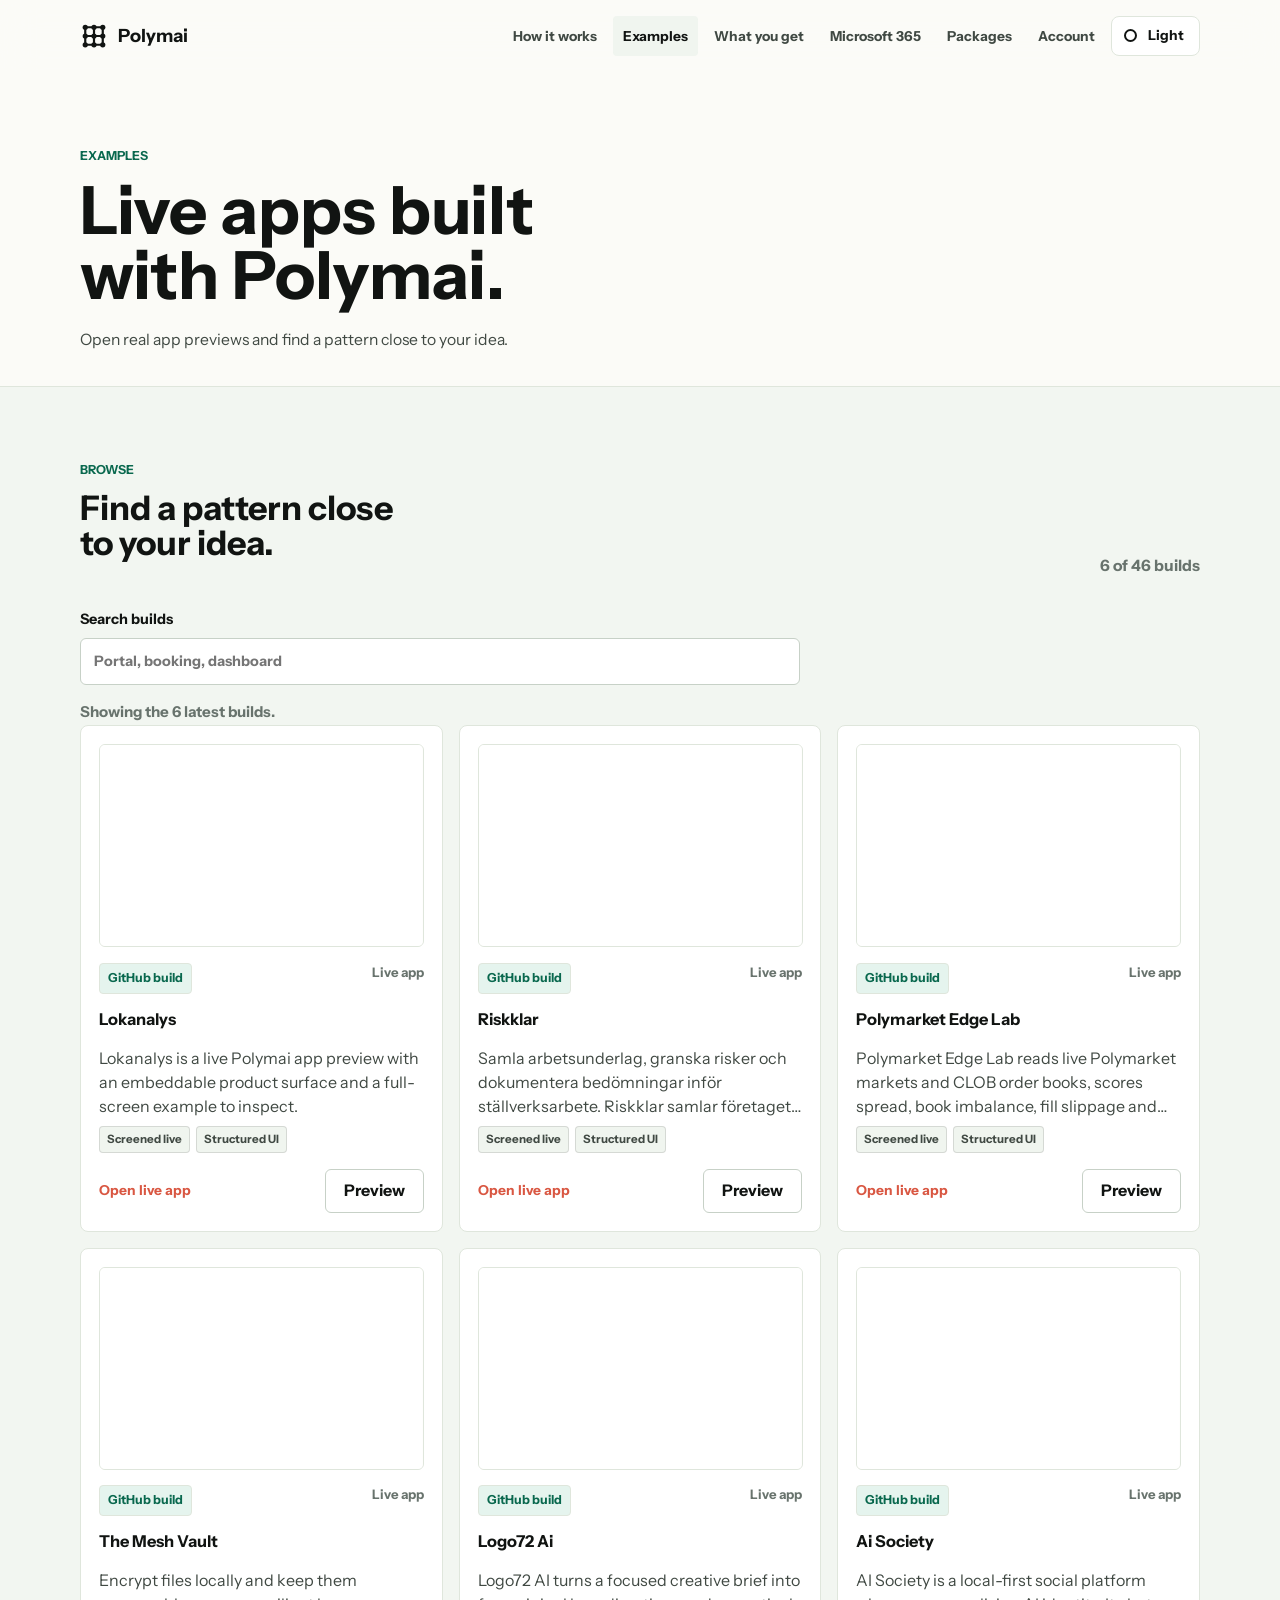
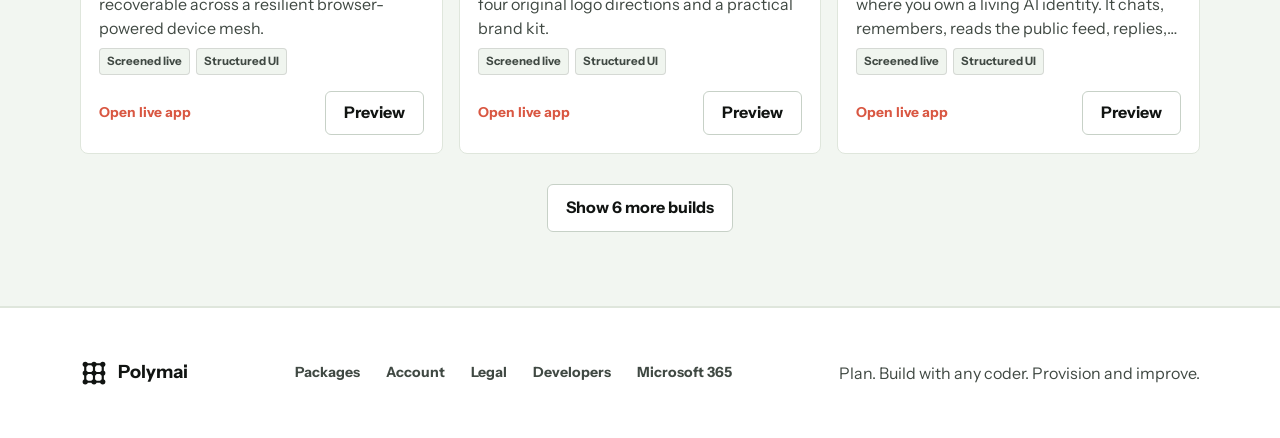
<file: examples.html>
<!doctype html>
<html lang="en">
  <head>
    <meta charset="utf-8">
    <meta name="viewport" content="width=device-width, initial-scale=1">
    <title>Examples | Polymai</title>
    <meta name="description" content="Browse live Polymai example apps with previews, descriptions, and capability signals for portals, dashboards, workflows, and service-aware builds.">
    <meta name="robots" content="index, follow, max-image-preview:large">
    <meta name="author" content="Polymai">
    <meta name="application-name" content="Polymai">
    <meta name="theme-color" content="#fbfbf7">
    <link rel="canonical" href="https://polymai.com/examples.html">
    <link rel="alternate" type="text/plain" href="https://polymai.com/llms.txt" title="Polymai answer-engine summary">
    <meta property="og:site_name" content="Polymai">
    <meta property="og:locale" content="en_US">
    <meta property="og:type" content="website">
    <meta property="og:title" content="Examples | Polymai">
    <meta property="og:description" content="Browse live Polymai example apps with previews, descriptions, and capability signals for portals, dashboards, workflows, and service-aware builds.">
    <meta property="og:url" content="https://polymai.com/examples.html">
    <meta property="og:image" content="https://polymai.com/assets/polymai-hero-background.png">
    <meta property="og:image:width" content="1672">
    <meta property="og:image:height" content="941">
    <meta property="og:image:alt" content="Polymai interface background for controlled AI app building.">
    <meta name="twitter:card" content="summary_large_image">
    <meta name="twitter:title" content="Examples | Polymai">
    <meta name="twitter:description" content="Browse live Polymai example apps with previews, descriptions, and capability signals for portals, dashboards, workflows, and service-aware builds.">
    <meta name="twitter:image" content="https://polymai.com/assets/polymai-hero-background.png">
    <meta name="twitter:image:alt" content="Polymai interface background for controlled AI app building.">
    <link rel="icon" type="image/svg+xml" href="assets/favicon.svg">
    <link rel="preconnect" href="https://fonts.googleapis.com">
    <link rel="preconnect" href="https://fonts.gstatic.com" crossorigin>
    <link href="https://fonts.googleapis.com/css2?family=Instrument+Sans:wght@400;500;600;700&display=swap" rel="stylesheet">
    <script src="data/supabaseConfig.js"></script>
    <script src="js/config.js"></script>
    <script src="js/theme.js"></script>
    <link rel="stylesheet" href="css/theme.css">
    <link rel="stylesheet" href="css/components.css">
    <link rel="stylesheet" href="css/motion.css">
    <link rel="stylesheet" href="css/responsive.css">
    <script type="application/ld+json">
      {
        "@context": "https://schema.org",
        "@graph": [
          {
            "@type": "CollectionPage",
            "@id": "https://polymai.com/examples.html#webpage",
            "url": "https://polymai.com/examples.html",
            "name": "Examples | Polymai",
            "description": "Browse live Polymai example apps with previews, descriptions, and capability signals for portals, dashboards, workflows, and service-aware builds.",
            "isPartOf": {
              "@id": "https://polymai.com/#website"
            },
            "about": {
              "@id": "https://polymai.com/#software"
            },
            "inLanguage": "en-US"
          },
          {
            "@type": "BreadcrumbList",
            "@id": "https://polymai.com/examples.html#breadcrumbs",
            "itemListElement": [
              {
                "@type": "ListItem",
                "position": 1,
                "name": "Home",
                "item": "https://polymai.com/"
              },
              {
                "@type": "ListItem",
                "position": 2,
                "name": "Examples",
                "item": "https://polymai.com/examples.html"
              }
            ]
          }
        ]
      }
    </script>
  </head>
  <body>
    <a class="skip-link" href="#main">Skip to content</a>

    <header class="site-header" data-nav-header>
      <div class="nav-shell">
        <a class="wordmark" href="index.html#top" aria-label="Polymai home">
          <span>Polymai</span>
        </a>

        <button class="nav-toggle" id="navToggle" type="button" aria-controls="navMenu" aria-expanded="false" aria-label="Open navigation">
          <span aria-hidden="true"></span>
          <span aria-hidden="true"></span>
          <span aria-hidden="true"></span>
        </button>

        <nav class="site-nav" id="navMenu" aria-label="Primary navigation">
          <a href="index.html#workflow">How it works</a>
          <a class="is-active" href="examples.html">Examples</a>
          <a href="index.html#control-plane">What you get</a>
          <a href="microsoft-365.html">Microsoft 365</a>
          <a href="pricing.html">Packages</a>
          <a href="account.html">Account</a>
          <button class="theme-options" id="themeOptions" type="button" aria-label="Style theme">
            <span class="theme-option-icon theme-current-icon theme-option-icon-bright" aria-hidden="true"></span>
            <span class="theme-current-label">Light</span>
          </button>
        </nav>
      </div>
    </header>

    <main id="main">
      <section class="section examples-page-hero">
        <div class="section-heading" data-reveal>
          <p class="eyebrow">Examples</p>
          <h1>Live apps built with Polymai.</h1>
          <p>Open real app previews and find a pattern close to your idea.</p>
        </div>
      </section>

      <section class="section gallery-section examples-page-section" id="gallery">
        <div class="section-heading section-heading-row" data-reveal>
          <div>
            <p class="eyebrow">Browse</p>
            <h2>Find a pattern close to your idea.</h2>
          </div>
          <p class="section-note" id="galleryCount">Loading builds...</p>
        </div>

        <div class="gallery-toolbar" data-reveal>
          <label class="field field-search" for="gallerySearch">
            <span>Search builds</span>
            <input id="gallerySearch" type="search" autocomplete="off" aria-label="Search builds" placeholder="Portal, booking, dashboard">
          </label>
          <label class="field field-select" for="galleryTypeFilter">
            <span>Build source</span>
            <select id="galleryTypeFilter">
              <option value="all">All build sources</option>
            </select>
          </label>
        </div>

        <div class="state-line" id="galleryStatus" role="status" aria-live="polite">Loading gallery data...</div>
        <div class="gallery-grid examples-page-grid" id="galleryGrid" aria-live="polite"></div>
        <div class="gallery-more-row" data-reveal>
          <button class="button button-secondary" id="galleryLoadMore" type="button">Show more builds</button>
        </div>
        <div class="empty-state" id="galleryEmpty" hidden>
          <h3>No builds match that search.</h3>
          <p>Try a broader use case or clear the filter.</p>
          <button class="button button-secondary" id="clearGalleryFilters" type="button">Clear filters</button>
        </div>
        <div class="error-state" id="galleryError" hidden>
          <h3>Gallery could not load.</h3>
          <p id="galleryErrorText">Refresh the page or try again later.</p>
        </div>
      </section>
    </main>

    <footer class="site-footer">
      <div class="footer-inner">
        <a class="wordmark" href="index.html#top" aria-label="Polymai home">
          <span>Polymai</span>
        </a>
        <nav class="footer-links" aria-label="Footer links">
          <a href="pricing.html">Packages</a>
          <a href="account.html">Account</a>
          <a href="legal.html">Legal</a>
          <a href="developers.html">Developers</a>
          <a href="microsoft-365.html">Microsoft 365</a>
        </nav>
        <p>Plan. Build with any coder. Provision and improve.</p>
      </div>
    </footer>

    <div class="modal-backdrop" id="previewModal" hidden>
      <section class="preview-modal" role="dialog" aria-modal="true" aria-labelledby="modalTitle">
        <button class="modal-close" type="button" data-modal-close aria-label="Close preview">
          <span aria-hidden="true">x</span>
        </button>
        <p class="eyebrow" id="modalIndustry"></p>
        <h2 id="modalTitle">App preview</h2>
        <p id="modalSummary"></p>
        <dl class="modal-facts">
          <div>
            <dt>Build source</dt>
            <dd id="modalFocus"></dd>
          </div>
          <div>
            <dt>Best for</dt>
            <dd id="modalAudience"></dd>
          </div>
          <div>
            <dt>Status</dt>
            <dd id="modalStatus"></dd>
          </div>
        </dl>
        <div class="preview-frame-shell" id="modalFrameShell" hidden>
          <iframe id="modalFrame" title="App preview" loading="lazy" referrerpolicy="no-referrer" sandbox="allow-forms allow-popups allow-popups-to-escape-sandbox allow-same-origin allow-scripts"></iframe>
        </div>
        <div class="modal-actions">
          <a class="button button-primary" id="modalLeadLink" href="login.html">Start free</a>
          <a class="button button-secondary" id="modalOpenLink" href="#" target="_blank" rel="noreferrer">Open live app</a>
        </div>
      </section>
    </div>

    <script src="js/api.js"></script>
    <script src="js/navigation.js"></script>
    <script src="js/galleryData.js"></script>
    <script src="js/previewModal.js"></script>
    <script src="js/gallery.js"></script>
    <script src="js/reveal.js"></script>
    <script src="js/main.js"></script>
  </body>
</html>
</file>
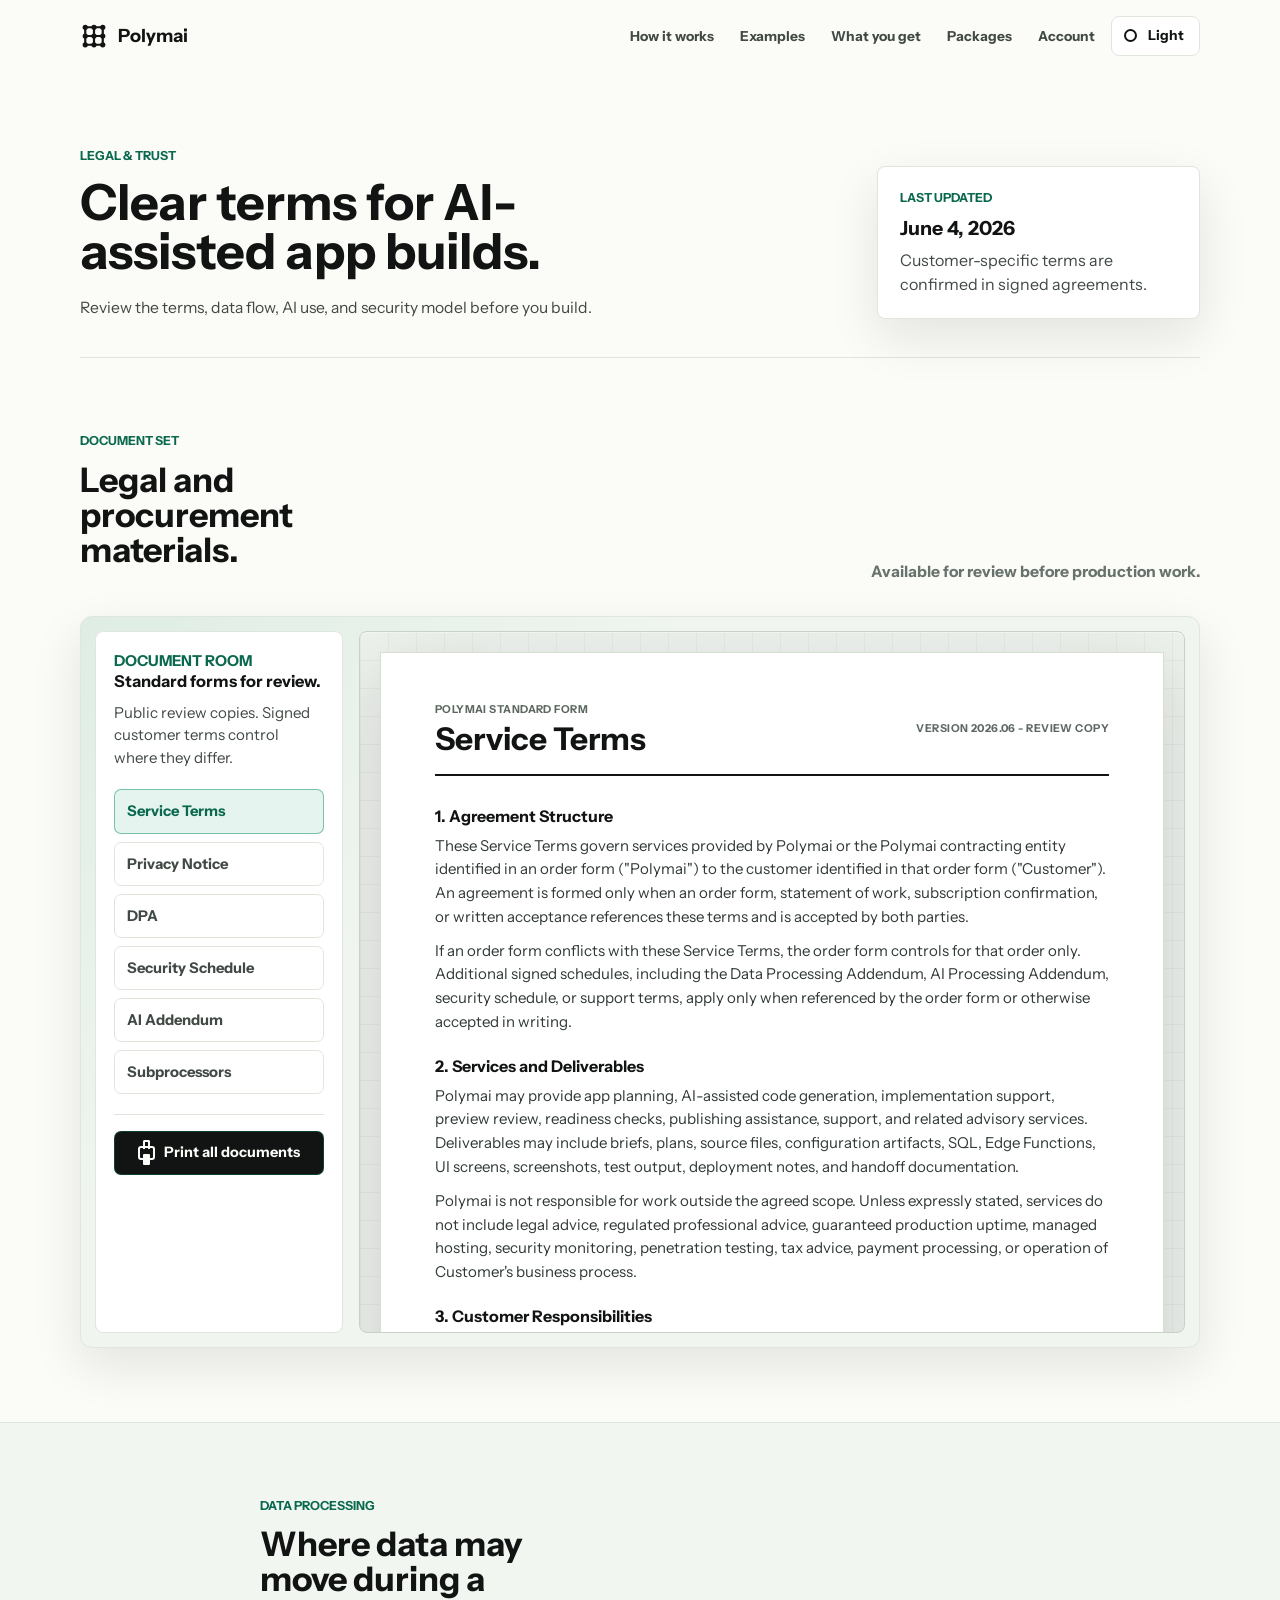
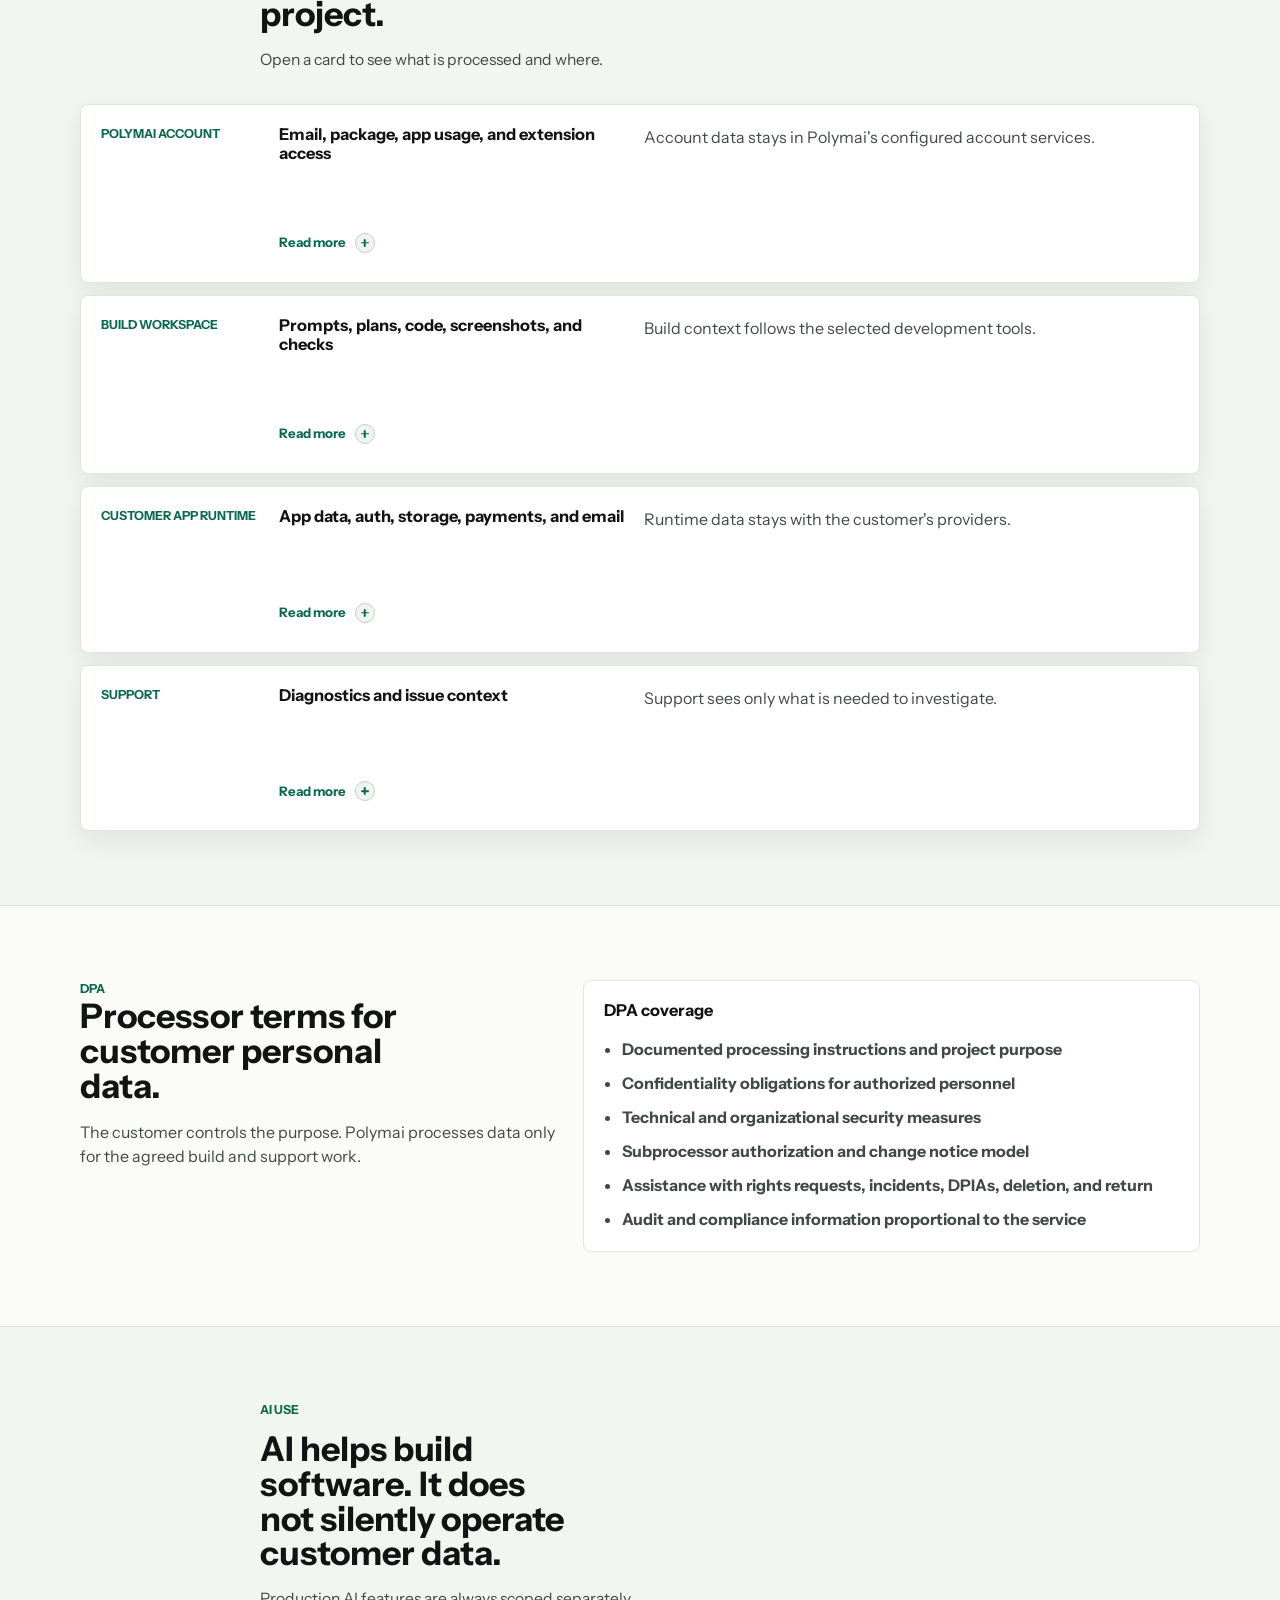
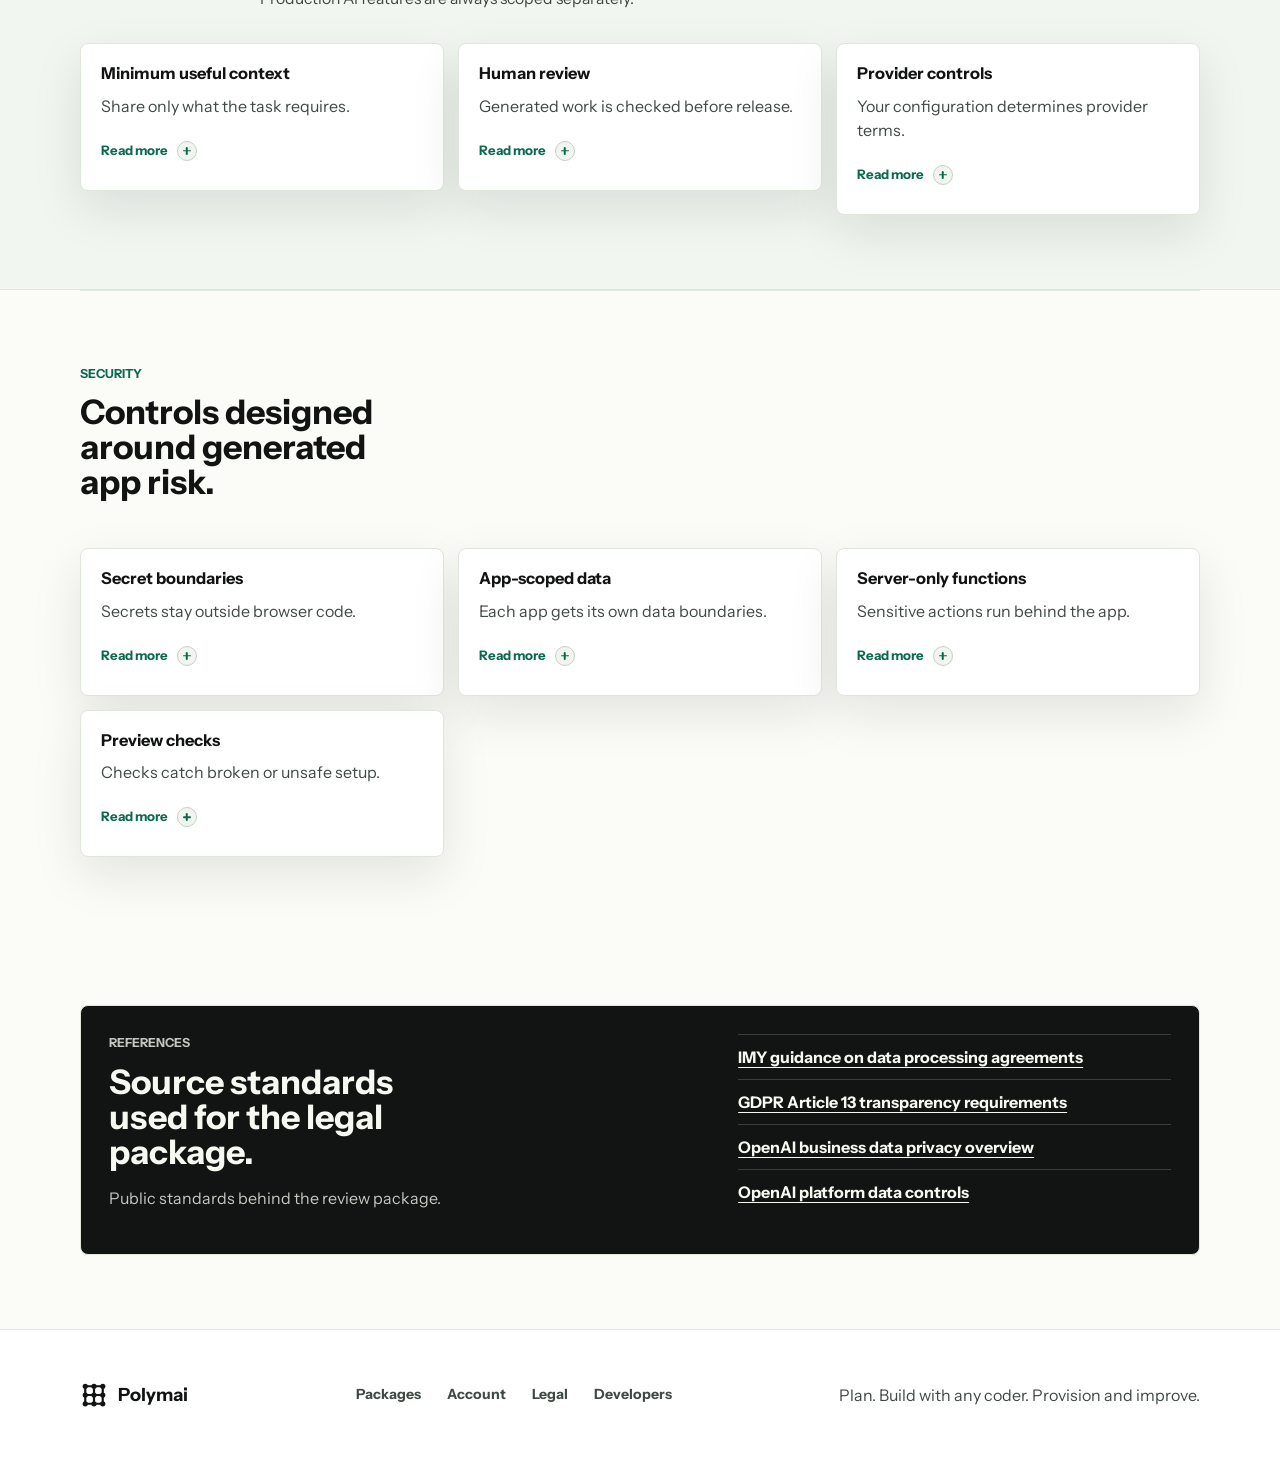
<file: legal-v2026-06.html>
<!doctype html>
<html lang="en">
  <head>
    <meta charset="utf-8">
    <meta name="viewport" content="width=device-width, initial-scale=1">
    <title>Legal & Trust – Version 2026.06 | Polymai</title>
    <meta name="description" content="Review Polymai legal, privacy, DPA, security, data processing, subprocessor, and AI-use information for app-building projects.">
    <meta name="robots" content="noindex, follow">
    <meta name="author" content="Polymai">
    <meta name="application-name" content="Polymai">
    <meta name="theme-color" content="#fbfbf7">
    <link rel="canonical" href="https://polymai.com/legal-v2026-06.html">
    <link rel="alternate" type="text/plain" href="https://polymai.com/llms.txt" title="Polymai answer-engine summary">
    <meta property="og:site_name" content="Polymai">
    <meta property="og:locale" content="en_US">
    <meta property="og:type" content="website">
    <meta property="og:title" content="Legal & Trust | Polymai">
    <meta property="og:description" content="Review Polymai legal, privacy, DPA, security, data processing, subprocessor, and AI-use information for app-building projects.">
    <meta property="og:url" content="https://polymai.com/legal.html">
    <meta property="og:image" content="https://polymai.com/assets/polymai-hero-background.png">
    <meta property="og:image:width" content="1672">
    <meta property="og:image:height" content="941">
    <meta property="og:image:alt" content="Polymai interface background for controlled AI app building.">
    <meta name="twitter:card" content="summary_large_image">
    <meta name="twitter:title" content="Legal & Trust | Polymai">
    <meta name="twitter:description" content="Review Polymai legal, privacy, DPA, security, data processing, subprocessor, and AI-use information for app-building projects.">
    <meta name="twitter:image" content="https://polymai.com/assets/polymai-hero-background.png">
    <meta name="twitter:image:alt" content="Polymai interface background for controlled AI app building.">
    <link rel="icon" type="image/svg+xml" href="assets/favicon.svg">
    <link rel="preconnect" href="https://fonts.googleapis.com">
    <link rel="preconnect" href="https://fonts.gstatic.com" crossorigin>
    <link href="https://fonts.googleapis.com/css2?family=Instrument+Sans:wght@400;500;600;700&display=swap" rel="stylesheet">
    <script src="js/config.js"></script>
    <script src="js/theme.js"></script>
    <link rel="stylesheet" href="css/theme.css">
    <link rel="stylesheet" href="css/components.css">
    <link rel="stylesheet" href="css/motion.css">
    <link rel="stylesheet" href="css/responsive.css">
    <script type="application/ld+json">
      {
        "@context": "https://schema.org",
        "@graph": [
          {
            "@type": "WebPage",
            "@id": "https://polymai.com/legal.html#webpage",
            "url": "https://polymai.com/legal.html",
            "name": "Legal & Trust | Polymai",
            "description": "Review Polymai legal, privacy, DPA, security, data processing, subprocessor, and AI-use information for app-building projects.",
            "isPartOf": {
              "@id": "https://polymai.com/#website"
            },
            "about": {
              "@id": "https://polymai.com/#organization"
            },
            "dateModified": "2026-06-04",
            "inLanguage": "en-US"
          },
          {
            "@type": "BreadcrumbList",
            "@id": "https://polymai.com/legal.html#breadcrumbs",
            "itemListElement": [
              {
                "@type": "ListItem",
                "position": 1,
                "name": "Home",
                "item": "https://polymai.com/"
              },
              {
                "@type": "ListItem",
                "position": 2,
                "name": "Legal & Trust",
                "item": "https://polymai.com/legal.html"
              }
            ]
          }
        ]
      }
    </script>
  </head>
  <body>
    <a class="skip-link" href="#main">Skip to content</a>

    <header class="site-header" data-nav-header>
      <div class="nav-shell">
        <a class="wordmark" href="index.html#top" aria-label="Polymai home">
          <span>Polymai</span>
        </a>

        <button class="nav-toggle" id="navToggle" type="button" aria-controls="navMenu" aria-expanded="false" aria-label="Open navigation">
          <span aria-hidden="true"></span>
          <span aria-hidden="true"></span>
          <span aria-hidden="true"></span>
        </button>

        <nav class="site-nav" id="navMenu" aria-label="Primary navigation">
          <a href="index.html#workflow">How it works</a>
          <a href="examples.html">Examples</a>
          <a href="index.html#control-plane">What you get</a>
          <a href="pricing.html">Packages</a>
          <a href="account.html">Account</a>
          <button class="theme-options" id="themeOptions" type="button" aria-label="Style theme">
            <span class="theme-option-icon theme-current-icon theme-option-icon-bright" aria-hidden="true"></span>
            <span class="theme-current-label">Light</span>
          </button>
        </nav>
      </div>
    </header>

    <main id="main">
      <section class="section legal-hero">
        <div class="section-heading" data-reveal>
          <p class="eyebrow">Legal & Trust</p>
          <h1>Clear terms for AI-assisted app builds.</h1>
          <p>Review the terms, data flow, AI use, and security model before you build.</p>
        </div>
        <div class="legal-update-card" data-reveal>
          <span>Last updated</span>
          <strong>June 4, 2026</strong>
          <p>Customer-specific terms are confirmed in signed agreements.</p>
        </div>
      </section>

      <section class="section legal-docs-section" id="documents">
        <div class="section-heading section-heading-row" data-reveal>
          <div>
            <p class="eyebrow">Document Set</p>
            <h2>Legal and procurement materials.</h2>
          </div>
          <p class="section-note">Available for review before production work.</p>
        </div>
        <div class="legal-document-room" data-reveal>
          <div class="legal-print-cover" aria-hidden="true">
            <div class="legal-print-mark">
              <span class="legal-print-logo" aria-hidden="true"></span>
              <span>Polymai</span>
            </div>
            <div>
              <p class="eyebrow">Legal Document Set</p>
              <h2>Standard legal forms for review.</h2>
              <p>Service Terms, Privacy Notice, Data Processing Addendum, Security Schedule, AI Processing Addendum, and Subprocessor List.</p>
            </div>
            <div class="legal-print-meta">
              <span>Prepared</span>
              <strong><time datetime="2026-06-04">June 4, 2026</time></strong>
              <small>Version 2026.06 - review copy</small>
            </div>
          </div>

          <div class="legal-document-sidebar">
            <div>
              <p class="eyebrow">Document Room</p>
              <h3>Standard forms for review.</h3>
              <p>Public review copies. Signed customer terms control where they differ.</p>
            </div>
            <div class="legal-tabs" role="tablist" aria-label="Legal documents">
              <button class="legal-tab is-active" type="button" role="tab" aria-selected="true" aria-controls="doc-service-terms" id="tab-service-terms" data-doc-tab="doc-service-terms">Service Terms</button>
              <button class="legal-tab" type="button" role="tab" aria-selected="false" aria-controls="doc-privacy" id="tab-privacy" data-doc-tab="doc-privacy">Privacy Notice</button>
              <button class="legal-tab" type="button" role="tab" aria-selected="false" aria-controls="doc-dpa" id="tab-dpa" data-doc-tab="doc-dpa">DPA</button>
              <button class="legal-tab" type="button" role="tab" aria-selected="false" aria-controls="doc-security" id="tab-security" data-doc-tab="doc-security">Security Schedule</button>
              <button class="legal-tab" type="button" role="tab" aria-selected="false" aria-controls="doc-ai" id="tab-ai" data-doc-tab="doc-ai">AI Addendum</button>
              <button class="legal-tab" type="button" role="tab" aria-selected="false" aria-controls="doc-subprocessors" id="tab-subprocessors" data-doc-tab="doc-subprocessors">Subprocessors</button>
            </div>
            <div class="legal-print-action">
              <button class="legal-print-button" type="button" data-print-docs>
                <span aria-hidden="true"></span>
                Print all documents
              </button>
            </div>
          </div>

          <div class="legal-viewer" aria-live="polite">
            <article class="legal-page is-active" id="doc-service-terms" role="tabpanel" aria-labelledby="tab-service-terms" data-doc-panel tabindex="0">
              <div class="legal-page-head">
                <span>POLYMAI STANDARD FORM</span>
                <strong>Service Terms</strong>
                <small>Version 2026.06 - review copy</small>
              </div>
              <section>
                <h4>1. Agreement Structure</h4>
                <p>These Service Terms govern services provided by Polymai or the Polymai contracting entity identified in an order form ("Polymai") to the customer identified in that order form ("Customer"). An agreement is formed only when an order form, statement of work, subscription confirmation, or written acceptance references these terms and is accepted by both parties.</p>
                <p>If an order form conflicts with these Service Terms, the order form controls for that order only. Additional signed schedules, including the Data Processing Addendum, AI Processing Addendum, security schedule, or support terms, apply only when referenced by the order form or otherwise accepted in writing.</p>
              </section>
              <section>
                <h4>2. Services and Deliverables</h4>
                <p>Polymai may provide app planning, AI-assisted code generation, implementation support, preview review, readiness checks, publishing assistance, support, and related advisory services. Deliverables may include briefs, plans, source files, configuration artifacts, SQL, Edge Functions, UI screens, screenshots, test output, deployment notes, and handoff documentation.</p>
                <p>Polymai is not responsible for work outside the agreed scope. Unless expressly stated, services do not include legal advice, regulated professional advice, guaranteed production uptime, managed hosting, security monitoring, penetration testing, tax advice, payment processing, or operation of Customer's business process.</p>
              </section>
              <section>
                <h4>3. Customer Responsibilities</h4>
                <p>Customer is responsible for providing accurate instructions, lawful content, required approvals, account access, provider credentials through approved secure channels, business rules, acceptance feedback, and all decisions about launching or using a generated app. Customer must not provide secrets, regulated data, or sensitive personal data unless the order form permits it and appropriate safeguards are in place.</p>
                <p>Customer is solely responsible for its production use of deliverables, including user notices, consents, regulatory compliance, accessibility requirements, payment and tax obligations, data retention, backup decisions, and review by Customer's own legal, security, and compliance advisors.</p>
              </section>
              <section>
                <h4>4. Third-Party Services</h4>
                <p>Deliverables may interoperate with third-party services such as AI providers, Supabase, GitHub, hosting providers, email providers, payment providers, analytics tools, and customer-selected APIs. Third-party services are governed by their own terms, pricing, security, regions, availability, and data practices.</p>
                <p>Polymai is not liable for third-party outages, changes, deprecations, API limits, security events, pricing changes, account suspensions, deliverability failures, payment disputes, or data processing by providers outside Polymai's direct control.</p>
              </section>
              <section>
                <h4>5. Acceptance and Changes</h4>
                <p>Unless an order form states otherwise, deliverables are accepted when Customer approves them, uses them in production, or fails to reject them with specific material nonconformity details within seven days after delivery. Polymai will use commercially reasonable efforts to correct accepted in-scope defects reported during the agreed review period.</p>
                <p>Requests outside the agreed scope, including new features, material design changes, data model changes, new integrations, production hardening, compliance review, or provider reconfiguration, are handled as separate work and may require additional fees and timelines.</p>
              </section>
              <section>
                <h4>6. Fees, Taxes, and Suspension</h4>
                <p>Customer will pay all fees in the order form without setoff or deduction. Fees are non-cancelable and non-refundable except as expressly stated. Customer is responsible for taxes, payment provider fees, hosting charges, AI usage, repository charges, email charges, database charges, and other third-party costs.</p>
                <p>Polymai may suspend services for overdue amounts, security risk, misuse, unlawful instructions, missing approvals, or Customer's failure to provide required information, provided Polymai gives reasonable notice when practical.</p>
              </section>
              <section>
                <h4>7. Intellectual Property</h4>
                <p>Customer retains ownership of Customer materials. Subject to full payment, Customer receives ownership of custom deliverables created specifically for Customer, excluding Polymai background technology, templates, know-how, generic components, pre-existing materials, workflows, prompts, evaluation methods, automation, and reusable patterns.</p>
                <p>Polymai retains all rights in its platform, methods, tooling, templates, libraries, non-customer-specific improvements, and generalized learnings. Customer grants Polymai a limited license to use Customer materials to provide the services, maintain project context, troubleshoot, and comply with the agreement.</p>
              </section>
              <section>
                <h4>8. AI Output and Generated Code</h4>
                <p>AI-assisted work may contain errors, omissions, insecure code, hallucinated assumptions, third-party dependency risks, or output requiring human review. Polymai uses review, preview, and contract checks as quality controls, but no AI-generated output should be treated as guaranteed, legally reviewed, security-certified, or production-ready without Customer acceptance and any required expert review.</p>
              </section>
              <section>
                <h4>9. Confidentiality</h4>
                <p>Each party must protect the other party's non-public information using at least reasonable care and may use it only to perform or receive services. Confidentiality obligations do not apply to information that is public without breach, independently developed, rightfully received from a third party, or required to be disclosed by law.</p>
              </section>
              <section>
                <h4>10. Warranties and Disclaimers</h4>
                <p>Polymai will perform services in a professional and workmanlike manner. Except for that limited warranty, services and deliverables are provided "as is" and "as available" to the maximum extent permitted by law. Polymai disclaims implied warranties of merchantability, fitness for a particular purpose, non-infringement, uninterrupted operation, error-free output, revenue results, compliance outcomes, model accuracy, and security certification.</p>
              </section>
              <section>
                <h4>11. Limitation of Liability</h4>
                <p>To the maximum extent permitted by law, neither party is liable for indirect, incidental, special, consequential, exemplary, punitive, lost profit, lost revenue, lost goodwill, lost data, business interruption, or substitute service damages. Polymai's aggregate liability for all claims arising out of or relating to the services is limited to the fees paid by Customer to Polymai for the affected services during the three months before the event giving rise to liability, or EUR 1,000 if no fees were paid.</p>
                <p>The limitations apply regardless of the theory of liability and even if a remedy fails of its essential purpose. Nothing limits liability that cannot legally be limited, including fraud, intentional misconduct, or liability that applicable law prohibits excluding.</p>
              </section>
              <section>
                <h4>12. Termination and Effect</h4>
                <p>Either party may terminate for material breach if the breach is not cured within fourteen days after written notice. Polymai may terminate immediately for unlawful instructions, security risk, non-payment, or misuse. On termination, Customer must pay all accrued fees and Polymai may stop work. Sections intended to survive, including fees, confidentiality, intellectual property, disclaimers, liability limits, and dispute terms, survive.</p>
              </section>
              <section>
                <h4>13. Governing Law</h4>
                <p>The governing law and venue are those stated in the order form. If none are stated, Swedish law governs, excluding conflict-of-law rules, and disputes are submitted to the courts of Stockholm, Sweden, unless mandatory law requires otherwise.</p>
              </section>
            </article>

            <article class="legal-page" id="doc-privacy" role="tabpanel" aria-labelledby="tab-privacy" data-doc-panel tabindex="0" hidden>
              <div class="legal-page-head">
                <span>POLYMAI STANDARD FORM</span>
                <strong>Privacy Notice</strong>
                <small>Version 2026.06 - review copy</small>
              </div>
              <section>
                <h4>1. Scope and Controller</h4>
                <p>This Privacy Notice explains how Polymai processes personal data when visitors use polymai.com, create or manage an account, use the VS Code extension, participate in sales or support discussions, or engage Polymai for app planning and build services. The controller is the Polymai contracting entity or website operator identified in the applicable order form or agreement.</p>
              </section>
              <section>
                <h4>2. Categories of Personal Data</h4>
                <p>Polymai may process contact details, business role, company name, project descriptions, communications, website metadata, support requests, billing and commercial records, repository or project identifiers, screenshots, logs, configuration metadata, and information voluntarily provided in prompts or project materials.</p>
                <p>Customer should not provide special categories of personal data, government identifiers, payment card data, health data, children's data, passwords, private keys, service role keys, or other highly sensitive information unless expressly agreed in writing and required safeguards are in place.</p>
              </section>
              <section>
                <h4>3. Purposes and Legal Bases</h4>
                <p>Polymai processes personal data to respond to requests, prepare proposals, provide services, build and troubleshoot apps, maintain project context, send administrative messages, secure systems, comply with law, manage billing, and improve service quality. Legal bases may include contract performance, legitimate interests, consent where requested, and legal obligation.</p>
              </section>
              <section>
                <h4>4. Sharing and Providers</h4>
                <p>Polymai may share personal data with infrastructure, AI, email, repository, hosting, analytics, payment, support, and professional service providers as needed for the relevant service. Customer-selected providers may process data under Customer's own account and terms.</p>
              </section>
              <section>
                <h4>5. International Transfers</h4>
                <p>Data may be processed in the European Economic Area, United States, or other regions depending on the configured providers, customer accounts, model endpoints, hosting choices, and support workflows. Where required, Polymai relies on appropriate transfer mechanisms such as standard contractual clauses, adequacy decisions, provider data processing terms, or customer instructions.</p>
              </section>
              <section>
                <h4>6. Retention</h4>
                <p>Polymai retains personal data for as long as needed for the purposes described, including active services, legal obligations, security, dispute handling, and business records. Account, commercial, and support records are retained while there is an active relationship or reasonable business need, unless deletion is required earlier by law or agreement.</p>
              </section>
              <section>
                <h4>7. Rights Requests</h4>
                <p>Depending on applicable law, individuals may request access, correction, deletion, restriction, portability, objection, or withdrawal of consent. Polymai may need to verify identity and may direct requests about Customer-controlled app data to the relevant Customer. Individuals may also contact their local data protection authority.</p>
              </section>
              <section>
                <h4>8. Security</h4>
                <p>Polymai uses administrative, technical, and organizational safeguards designed for AI-assisted app development, including secret-boundary rules, project scoping, provider configuration review, access limitation, and server-side handling of privileged work. No system is perfectly secure, and Customer remains responsible for securing Customer accounts and production environments.</p>
              </section>
              <section>
                <h4>9. Changes and Contact</h4>
                <p>Polymai may update this notice as services, providers, law, or workflows change. Material changes are reflected by updating the version or effective date. Privacy requests should be sent through the contact channel stated in the applicable order form or agreement.</p>
              </section>
            </article>

            <article class="legal-page" id="doc-dpa" role="tabpanel" aria-labelledby="tab-dpa" data-doc-panel tabindex="0" hidden>
              <div class="legal-page-head">
                <span>POLYMAI STANDARD FORM</span>
                <strong>Data Processing Addendum</strong>
                <small>Version 2026.06 - review copy</small>
              </div>
              <section>
                <h4>1. Roles and Applicability</h4>
                <p>This Data Processing Addendum applies when Polymai processes personal data on behalf of Customer as processor under GDPR or similar data protection laws. Customer is controller unless the order form states otherwise. Polymai processes personal data only to provide the agreed services and in accordance with Customer's documented instructions.</p>
              </section>
              <section>
                <h4>2. Processing Details</h4>
                <p>Subject matter: AI-assisted app planning, build, preview, repair, support, and related service workflows. Duration: the term of the order plus deletion or return period. Nature and purpose: receiving project context, generating and reviewing app artifacts, troubleshooting, configuring provider boundaries, and supporting Customer requests.</p>
                <p>Categories of data subjects may include Customer personnel, contractors, prospects, end users, and individuals contained in project materials. Categories of personal data may include contact details, account identifiers, project descriptions, app content, support communications, metadata, screenshots, logs, and Customer-provided sample data.</p>
              </section>
              <section>
                <h4>3. Instructions and Restricted Data</h4>
                <p>Customer instructs Polymai to process personal data as necessary to provide the services, comply with the agreement, and follow lawful written instructions. Customer must not submit restricted data unless the order form specifically authorizes it. Polymai may refuse or suspend processing that it reasonably believes is unlawful, unsafe, outside scope, or unsupported by available safeguards.</p>
              </section>
              <section>
                <h4>4. Confidentiality and Personnel</h4>
                <p>Polymai ensures that personnel authorized to process personal data are subject to confidentiality obligations and receive access only as needed for the services. Polymai remains responsible for personnel handling personal data under this DPA.</p>
              </section>
              <section>
                <h4>5. Security Measures</h4>
                <p>Polymai maintains technical and organizational measures appropriate to the service, including access limitation, secret separation, server-side handling of privileged work, provider configuration review, environment separation where practical, logging proportional to support needs, and project artifact scoping. Customer is responsible for security of Customer-managed accounts, production configurations, and end-user access.</p>
              </section>
              <section>
                <h4>6. Subprocessors</h4>
                <p>Customer authorizes Polymai to use subprocessors necessary for the services. Polymai will impose written data protection obligations on subprocessors materially consistent with this DPA. Polymai will provide information about material subprocessors and changes through the public subprocessor list, order form, or written notice where required.</p>
              </section>
              <section>
                <h4>7. International Transfers</h4>
                <p>Where personal data is transferred internationally, Polymai will use appropriate safeguards required by applicable law, such as standard contractual clauses, adequacy decisions, or provider transfer mechanisms. Customer acknowledges that selected AI, repository, email, hosting, and cloud providers may determine processing regions based on Customer configuration and account settings.</p>
              </section>
              <section>
                <h4>8. Data Subject Requests and Assistance</h4>
                <p>Polymai will provide reasonable assistance for data subject requests, security incidents, DPIAs, regulator inquiries, and compliance information when Customer cannot reasonably handle the request without Polymai. Assistance outside ordinary support may require professional services fees.</p>
              </section>
              <section>
                <h4>9. Personal Data Breach</h4>
                <p>Polymai will notify Customer without undue delay after becoming aware of a personal data breach affecting Customer personal data processed by Polymai. Notice will include available information about the incident, likely consequences, and mitigation measures, subject to investigation progress and legal restrictions.</p>
              </section>
              <section>
                <h4>10. Deletion, Return, and Audit</h4>
                <p>Upon termination or written request, Polymai will delete or return Customer personal data in its possession unless retention is required by law, security, dispute resolution, backups, or legitimate business records. Polymai may satisfy audit obligations by providing security documentation, summaries, third-party reports, or written responses. Onsite audits require reasonable notice, confidentiality, scope limits, and no disruption to Polymai operations.</p>
              </section>
              <section>
                <h4>11. Liability and Precedence</h4>
                <p>This DPA does not expand Polymai's liability beyond the limitations in the Service Terms unless mandatory law prohibits the limitation. If this DPA conflicts with the Service Terms on data protection matters, this DPA controls for those matters only.</p>
              </section>
            </article>

            <article class="legal-page" id="doc-security" role="tabpanel" aria-labelledby="tab-security" data-doc-panel tabindex="0" hidden>
              <div class="legal-page-head">
                <span>POLYMAI STANDARD FORM</span>
                <strong>Security Schedule</strong>
                <small>Version 2026.06 - review copy</small>
              </div>
              <section>
                <h4>1. Security Model</h4>
                <p>Polymai's security model is designed around AI-assisted software generation and service-aware app delivery. Controls focus on keeping secrets out of browser code, separating privileged work into server-side boundaries, preserving project structure, and making app setup reviewable through files, screenshots, and readiness checks.</p>
              </section>
              <section>
                <h4>2. Access Controls</h4>
                <p>Access to customer project materials is limited to authorized personnel and tools needed to provide the services. Customer account access should be provided through approved provider mechanisms, scoped tokens, or temporary collaboration access. Customer must not send service role keys, database passwords, private keys, or webhook secrets through public forms or ordinary chat unless Polymai explicitly approves the channel.</p>
              </section>
              <section>
                <h4>3. Secrets and Configuration</h4>
                <p>Generated browser files may contain only frontend-safe values such as publishable keys and public project URLs. Provider secrets, API keys, service role keys, webhook signing secrets, and database credentials belong in provider environments, Supabase Edge Function environment variables, GitHub secrets, local developer environments, or other approved secret stores.</p>
              </section>
              <section>
                <h4>4. App Data Boundaries</h4>
                <p>When a generated app uses Supabase or similar data services, Polymai plans app-scoped schemas, policies, storage paths, and runtime configuration where practical. Privileged actions such as AI calls, email, payments, webhooks, scraping, and background tasks are planned for Edge Functions or comparable server-side boundaries.</p>
              </section>
              <section>
                <h4>5. Review and Change Controls</h4>
                <p>Polymai uses scoped changes, registry/load-order tracking, syntax checks, contract checks, visual screenshots, and human review to reduce generated-code risk. These controls are not a substitute for Customer's production security review, penetration testing, compliance certification, or monitoring obligations.</p>
              </section>
              <section>
                <h4>6. Incident Handling</h4>
                <p>Polymai will investigate suspected incidents affecting Customer project materials or Polymai-controlled processing. Polymai will notify affected customers as required by contract or law. Customer is responsible for incidents in Customer-controlled accounts, production environments, user access, provider billing, and third-party services outside Polymai control.</p>
              </section>
              <section>
                <h4>7. Customer Security Responsibilities</h4>
                <p>Customer is responsible for identity management, access reviews, provider account security, production deployment decisions, backup settings, logging and monitoring, end-user authorization, data classification, legal notices, and approval of any app handling sensitive or regulated data.</p>
              </section>
            </article>

            <article class="legal-page" id="doc-ai" role="tabpanel" aria-labelledby="tab-ai" data-doc-panel tabindex="0" hidden>
              <div class="legal-page-head">
                <span>POLYMAI STANDARD FORM</span>
                <strong>AI Processing Addendum</strong>
                <small>Version 2026.06 - review copy</small>
              </div>
              <section>
                <h4>1. AI-Assisted Services</h4>
                <p>Polymai may use AI systems to understand project goals, draft briefs, generate code, summarize context, inspect errors, prepare handoffs, improve UI copy, and repair checks. AI use is part of the service workflow unless the order form restricts it.</p>
              </section>
              <section>
                <h4>2. Customer Instructions and Data Minimization</h4>
                <p>Customer instructs Polymai to provide only the project context reasonably needed for the task. Customer must minimize personal data and must not provide sensitive, regulated, or confidential information beyond what is necessary and authorized. Polymai may redact, summarize, or refuse materials that appear excessive or unsafe for AI processing.</p>
              </section>
              <section>
                <h4>3. AI Providers and Model Controls</h4>
                <p>AI processing may occur through business or API accounts with providers such as OpenAI, Anthropic, or other customer-approved models. Provider data-use, retention, abuse monitoring, region, and training controls depend on the account, endpoint, model, configuration, and provider terms in effect. Where a customer requires a specific model, region, or retention setting, it must be stated in the order form.</p>
              </section>
              <section>
                <h4>4. Human Review and Output Risk</h4>
                <p>AI output may be inaccurate, incomplete, insecure, duplicative, or unsuitable for production use. Polymai applies human review and app checks, but Customer remains responsible for approving deliverables before production use and for obtaining specialist review where required, including legal, security, accessibility, tax, medical, financial, or regulated-domain review.</p>
              </section>
              <section>
                <h4>5. Prohibited AI Inputs</h4>
                <p>Unless expressly agreed, Customer must not provide payment card data, passwords, private keys, service role keys, health records, children's data, biometric identifiers, government IDs, criminal offense data, trade secrets not required for the task, or data subject to heightened legal restrictions.</p>
              </section>
              <section>
                <h4>6. No Autonomous Production Decisions</h4>
                <p>Unless separately scoped, Polymai's AI use is for app building and repair, not autonomous operation of Customer's production business, automated legal decisions, employment decisions, credit decisions, medical advice, or other high-impact determinations about individuals.</p>
              </section>
              <section>
                <h4>7. Ownership and Restrictions</h4>
                <p>Rights in deliverables are governed by the Service Terms. Customer must comply with applicable AI provider terms and must not use deliverables to infringe third-party rights, evade safety controls, generate unlawful content, or misrepresent AI-generated output as independently certified or professionally reviewed.</p>
              </section>
            </article>

            <article class="legal-page" id="doc-subprocessors" role="tabpanel" aria-labelledby="tab-subprocessors" data-doc-panel tabindex="0" hidden>
              <div class="legal-page-head">
                <span>POLYMAI STANDARD FORM</span>
                <strong>Subprocessor List</strong>
                <small>Version 2026.06 - review copy</small>
              </div>
              <section>
                <h4>1. Applicability</h4>
                <p>This list describes common subprocessors and provider categories used for Polymai services. Actual subprocessors depend on the package, customer accounts, region, feature choices, and order form. Customer-selected providers may act as Customer's processors or independent providers under Customer's own terms.</p>
              </section>
              <section>
                <h4>2. Core Provider Categories</h4>
                <div class="subprocessor-table" role="table" aria-label="Subprocessor categories">
                  <div role="row">
                    <strong role="columnheader">Provider category</strong>
                    <strong role="columnheader">Purpose</strong>
                    <strong role="columnheader">Data involved</strong>
                  </div>
                  <div role="row">
                    <span role="cell">AI model provider</span>
                    <span role="cell">Planning, code generation, summarization, repair support</span>
                    <span role="cell">Project prompts, code snippets, screenshots, logs, app context</span>
                  </div>
                  <div role="row">
                    <span role="cell">Supabase or database provider</span>
                    <span role="cell">App data, auth, storage, Edge Functions, account and usage records</span>
                    <span role="cell">Configured app records, account identifiers, files, function payloads</span>
                  </div>
                  <div role="row">
                    <span role="cell">Repository and publishing provider</span>
                    <span role="cell">Source control, deployment, static hosting, workflow automation</span>
                    <span role="cell">Source files, commits, build logs, repository metadata</span>
                  </div>
                  <div role="row">
                    <span role="cell">Transactional email provider</span>
                    <span role="cell">Account and app email when configured</span>
                    <span role="cell">Recipient, sender, message body, delivery metadata</span>
                  </div>
                  <div role="row">
                    <span role="cell">Payment provider</span>
                    <span role="cell">Checkout, subscriptions, webhooks, invoices when configured</span>
                    <span role="cell">Payment metadata, customer identifiers, transaction status</span>
                  </div>
                  <div role="row">
                    <span role="cell">Support and diagnostics tools</span>
                    <span role="cell">Issue investigation, screenshots, logs, customer communication</span>
                    <span role="cell">Support messages, diagnostic context, limited account metadata</span>
                  </div>
                </div>
              </section>
              <section>
                <h4>3. Common Named Providers</h4>
                <p>Common providers may include OpenAI or Anthropic for AI processing, Supabase for database/auth/storage/functions, GitHub for repository and publishing workflows, Resend or a comparable email provider for transactional email, Stripe for payments when configured, and hosting or CDN providers selected for the customer deployment.</p>
              </section>
              <section>
                <h4>4. Change Notice and Objection</h4>
                <p>Polymai may update subprocessors as services evolve. Where required by law or signed DPA, Polymai will provide notice of material new subprocessors and a reasonable opportunity to object on data protection grounds. If the parties cannot resolve a reasonable objection, the affected service may be suspended or terminated as described in the agreement.</p>
              </section>
              <section>
                <h4>5. Regional Processing</h4>
                <p>Processing regions vary by provider, customer configuration, model endpoint, repository location, and hosting environment. Region commitments must be stated in the order form or applicable provider configuration. Public examples and demo apps should not be used to infer a production customer's processing region.</p>
              </section>
            </article>
          </div>
        </div>
      </section>

      <section class="section data-map-section" id="data-processing">
        <div class="section-heading" data-reveal>
          <p class="eyebrow">Data Processing</p>
          <h2>Where data may move during a project.</h2>
          <p>Open a card to see what is processed and where.</p>
        </div>
        <div class="data-map info-card-grid" data-info-card-group>
          <article class="data-row info-card" data-info-card data-reveal>
            <span>Polymai account</span>
            <h3>Email, package, app usage, and extension access</h3>
            <p class="info-card-summary">Account data stays in Polymai's configured account services.</p>
            <div class="info-card-details" aria-hidden="true">
              <div>
                <p>Account and usage records are stored in the configured data service. Secure sign-in links may be sent through a transactional email provider.</p>
              </div>
            </div>
          </article>
          <article class="data-row info-card" data-info-card data-reveal>
            <span>Build workspace</span>
            <h3>Prompts, plans, code, screenshots, and checks</h3>
            <p class="info-card-summary">Build context follows the selected development tools.</p>
            <div class="info-card-details" aria-hidden="true">
              <div>
                <p>Context may be processed in the workspace, source repository, hosting workflow, and AI tools used to build or repair the app.</p>
              </div>
            </div>
          </article>
          <article class="data-row info-card" data-info-card data-reveal>
            <span>Customer app runtime</span>
            <h3>App data, auth, storage, payments, and email</h3>
            <p class="info-card-summary">Runtime data stays with the customer's providers.</p>
            <div class="info-card-details" aria-hidden="true">
              <div>
                <p>Configured data, payment, email, storage, and hosting services process the live app data.</p>
              </div>
            </div>
          </article>
          <article class="data-row info-card" data-info-card data-reveal>
            <span>Support</span>
            <h3>Diagnostics and issue context</h3>
            <p class="info-card-summary">Support sees only what is needed to investigate.</p>
            <div class="info-card-details" aria-hidden="true">
              <div>
                <p>Support may inspect logs, screenshots, source files, checks, and configuration metadata. Secrets belong only in approved provider environments.</p>
              </div>
            </div>
          </article>
        </div>
      </section>

      <section class="section legal-split-section" id="dpa">
        <div class="legal-split-copy" data-reveal>
          <p class="eyebrow">DPA</p>
          <h2>Processor terms for customer personal data.</h2>
          <p>The customer controls the purpose. Polymai processes data only for the agreed build and support work.</p>
        </div>
        <div class="legal-checklist" data-reveal>
          <h3>DPA coverage</h3>
          <ul>
            <li>Documented processing instructions and project purpose</li>
            <li>Confidentiality obligations for authorized personnel</li>
            <li>Technical and organizational security measures</li>
            <li>Subprocessor authorization and change notice model</li>
            <li>Assistance with rights requests, incidents, DPIAs, deletion, and return</li>
            <li>Audit and compliance information proportional to the service</li>
          </ul>
        </div>
      </section>

      <section class="section ai-use-section" id="ai-use">
        <div class="section-heading" data-reveal>
          <p class="eyebrow">AI Use</p>
          <h2>AI helps build software. It does not silently operate customer data.</h2>
          <p>Production AI features are always scoped separately.</p>
        </div>
        <div class="ai-principles info-card-grid" data-info-card-group>
          <article class="ai-card info-card" data-info-card data-reveal>
            <h3>Minimum useful context</h3>
            <p class="info-card-summary">Share only what the task requires.</p>
            <div class="info-card-details" aria-hidden="true">
              <div>
                <p>Prompts may include code, tasks, schemas, screenshots, and logs. Sensitive personal data should be omitted unless approved and necessary.</p>
              </div>
            </div>
          </article>
          <article class="ai-card info-card" data-info-card data-reveal>
            <h3>Human review</h3>
            <p class="info-card-summary">Generated work is checked before release.</p>
            <div class="info-card-details" aria-hidden="true">
              <div>
                <p>Code review, browser previews, screenshots, and service checks provide the evidence.</p>
              </div>
            </div>
          </article>
          <article class="ai-card info-card" data-info-card data-reveal>
            <h3>Provider controls</h3>
            <p class="info-card-summary">Your configuration determines provider terms.</p>
            <div class="info-card-details" aria-hidden="true">
              <div>
                <p>Data use and retention depend on the business account, API, model, region, and customer agreement.</p>
              </div>
            </div>
          </article>
        </div>
      </section>

      <section class="section security-section" id="security">
        <div class="section-heading section-heading-row" data-reveal>
          <div>
            <p class="eyebrow">Security</p>
            <h2>Controls designed around generated app risk.</h2>
          </div>
        </div>
        <div class="security-grid info-card-grid" data-info-card-group>
          <article class="security-card info-card" data-info-card data-reveal>
            <h3>Secret boundaries</h3>
            <p class="info-card-summary">Secrets stay outside browser code.</p>
            <div class="info-card-details" aria-hidden="true">
              <div>
                <p>Provider keys, service roles, webhook secrets, and database credentials stay in private environments.</p>
              </div>
            </div>
          </article>
          <article class="security-card info-card" data-info-card data-reveal>
            <h3>App-scoped data</h3>
            <p class="info-card-summary">Each app gets its own data boundaries.</p>
            <div class="info-card-details" aria-hidden="true">
              <div>
                <p>Schemas, tables, storage paths, and auth storage are planned per app.</p>
              </div>
            </div>
          </article>
          <article class="security-card info-card" data-info-card data-reveal>
            <h3>Server-only functions</h3>
            <p class="info-card-summary">Sensitive actions run behind the app.</p>
            <div class="info-card-details" aria-hidden="true">
              <div>
                <p>Email, AI, payments, webhooks, and privileged requests run through server-side functions or provider backends.</p>
              </div>
            </div>
          </article>
          <article class="security-card info-card" data-info-card data-reveal>
            <h3>Preview checks</h3>
            <p class="info-card-summary">Checks catch broken or unsafe setup.</p>
            <div class="info-card-details" aria-hidden="true">
              <div>
                <p>Screenshots, syntax, contracts, and runtime readiness expose broken UI, missing references, and setup drift.</p>
              </div>
            </div>
          </article>
        </div>
      </section>

      <section class="section legal-resources-section">
        <div class="setup-panel legal-resource-panel" data-reveal>
          <div>
            <p class="eyebrow">References</p>
            <h2>Source standards used for the legal package.</h2>
            <p>Public standards behind the review package.</p>
          </div>
          <ul class="setup-list">
            <li><a href="https://www.imy.se/verksamhet/dataskydd/det-har-galler-enligt-gdpr/personuppgiftsansvariga-och-personuppgiftsbitraden/personuppgiftsbitradesavtal/" target="_blank" rel="noreferrer">IMY guidance on data processing agreements</a></li>
            <li><a href="https://eur-lex.europa.eu/eli/reg/2016/679/art_13/oj/eng" target="_blank" rel="noreferrer">GDPR Article 13 transparency requirements</a></li>
            <li><a href="https://openai.com/business-data/" target="_blank" rel="noreferrer">OpenAI business data privacy overview</a></li>
            <li><a href="https://platform.openai.com/docs/guides/your-data" target="_blank" rel="noreferrer">OpenAI platform data controls</a></li>
          </ul>
        </div>
      </section>
    </main>

    <footer class="site-footer">
      <div class="footer-inner">
        <a class="wordmark" href="index.html#top" aria-label="Polymai home">
          <span>Polymai</span>
        </a>
        <nav class="footer-links" aria-label="Footer links">
          <a href="pricing.html">Packages</a>
          <a href="account.html">Account</a>
          <a href="legal.html">Legal</a>
          <a href="developers.html">Developers</a>
        </nav>
        <p>Plan. Build with any coder. Provision and improve.</p>
      </div>
    </footer>

    <script src="js/navigation.js"></script>
    <script src="js/legalDocs.js"></script>
    <script src="js/infoCards.js"></script>
    <script src="js/reveal.js"></script>
    <script src="js/main.js"></script>
  </body>
</html>
</file>
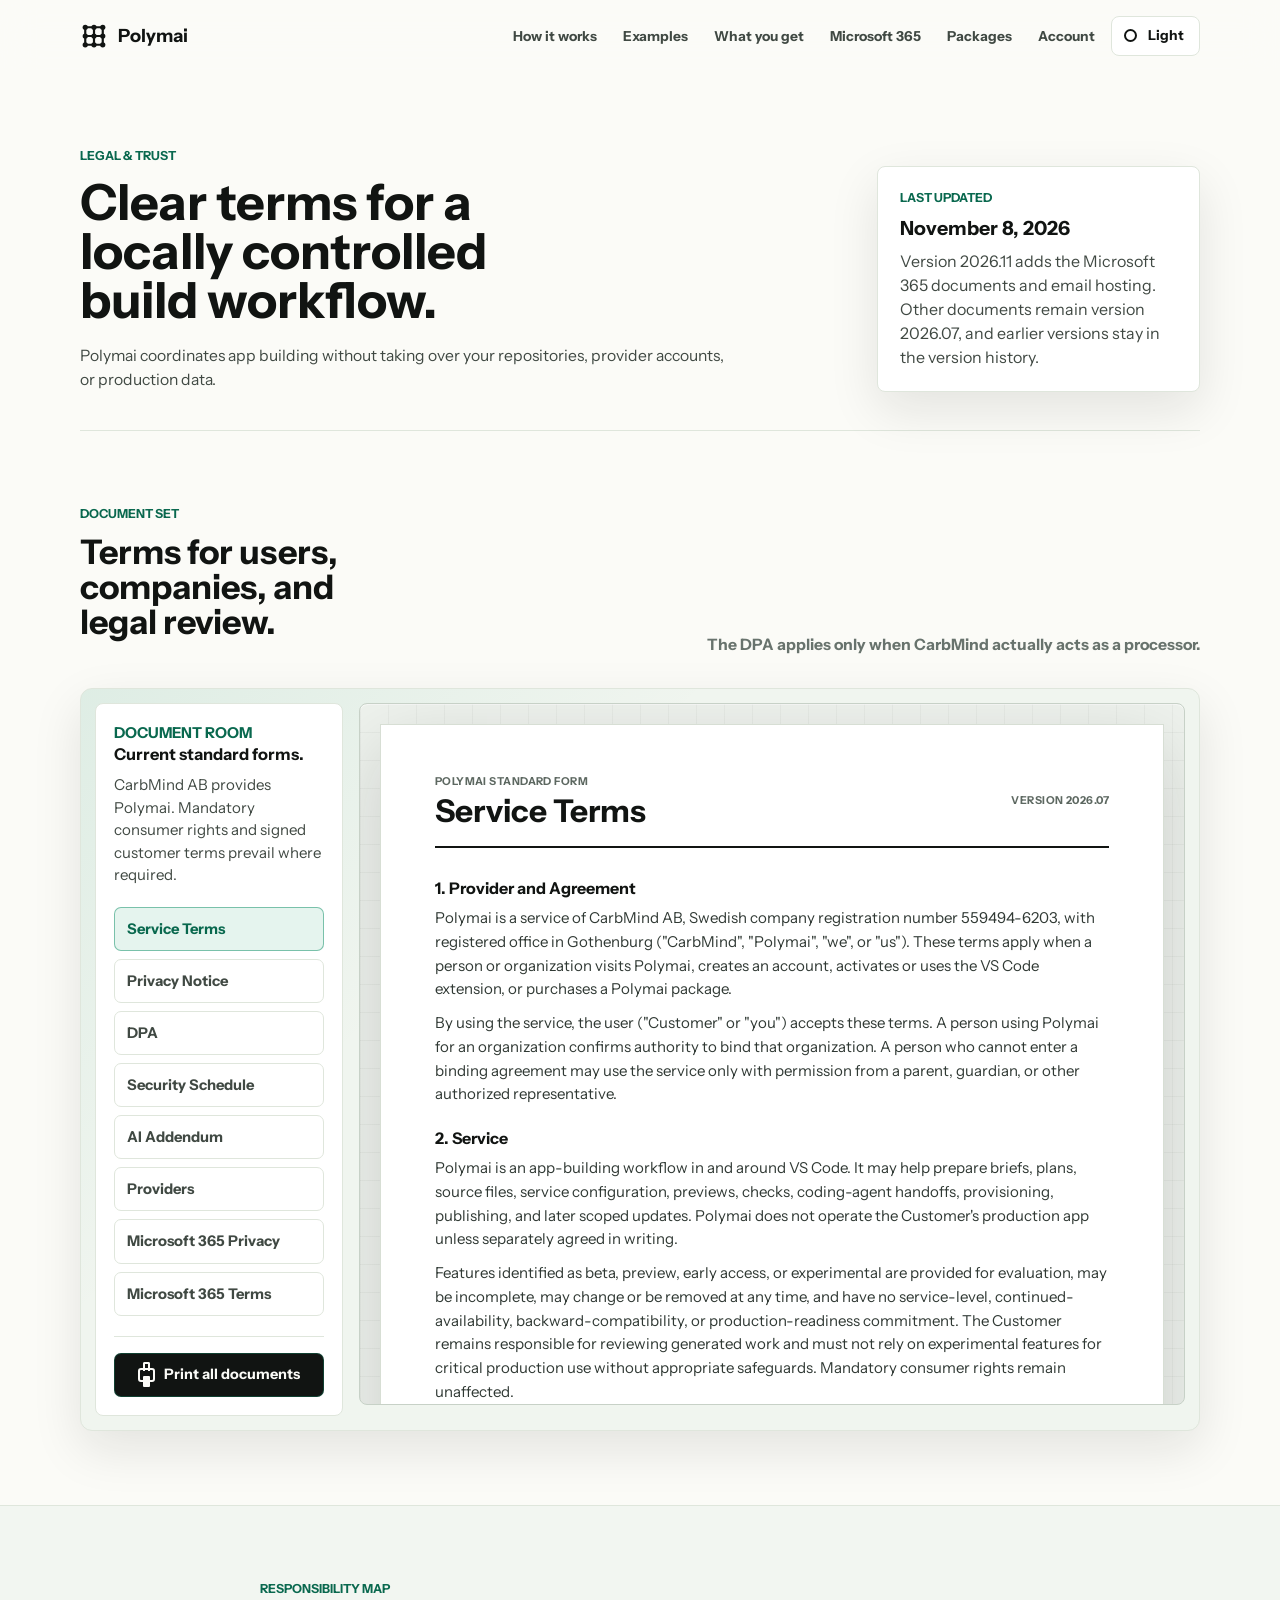
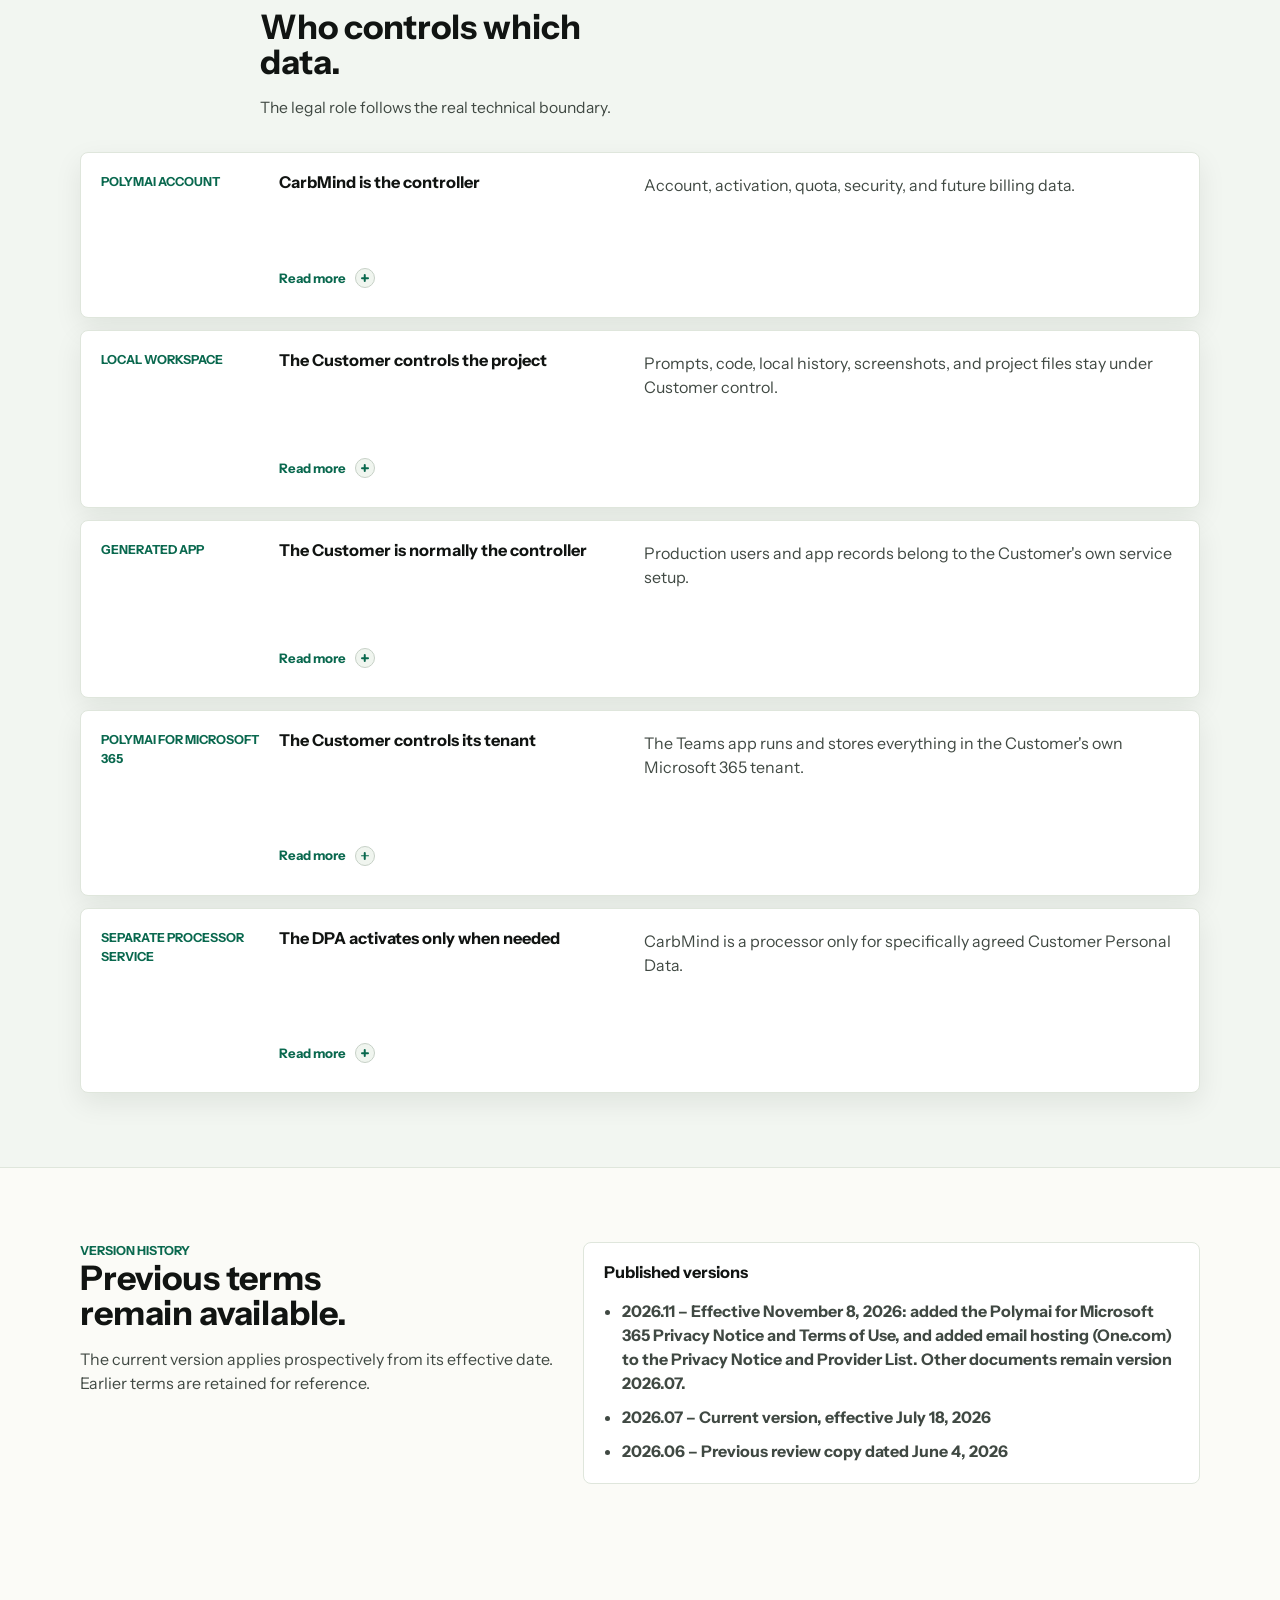
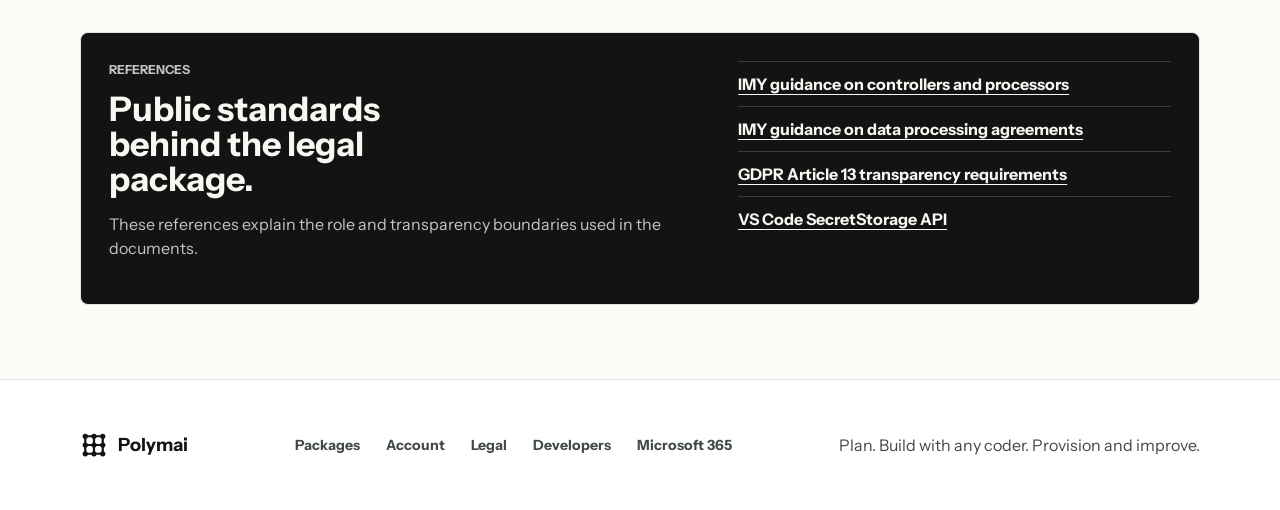
<file: legal.html>
<!doctype html>
<html lang="en">
  <head>
    <meta charset="utf-8">
    <meta name="viewport" content="width=device-width, initial-scale=1">
    <title>Legal & Trust | Polymai</title>
    <meta name="description" content="Review Polymai service terms, privacy notice, conditional DPA, security schedule, AI addendum, provider information, and the Polymai for Microsoft 365 privacy notice and terms.">
    <meta name="robots" content="index, follow, max-image-preview:large">
    <meta name="author" content="CarbMind AB">
    <meta name="application-name" content="Polymai">
    <meta name="theme-color" content="#fbfbf7">
    <link rel="canonical" href="https://polymai.com/legal.html">
    <link rel="alternate" type="text/plain" href="https://polymai.com/llms.txt" title="Polymai answer-engine summary">
    <meta property="og:site_name" content="Polymai">
    <meta property="og:locale" content="en_US">
    <meta property="og:type" content="website">
    <meta property="og:title" content="Legal & Trust | Polymai">
    <meta property="og:description" content="The legal, privacy, security, AI, and provider terms for the Polymai VS Code extension, account service, and Polymai for Microsoft 365.">
    <meta property="og:url" content="https://polymai.com/legal.html">
    <meta property="og:image" content="https://polymai.com/assets/polymai-hero-background.png">
    <meta property="og:image:width" content="1672">
    <meta property="og:image:height" content="941">
    <meta property="og:image:alt" content="Polymai interface background for controlled AI app building.">
    <meta name="twitter:card" content="summary_large_image">
    <meta name="twitter:title" content="Legal & Trust | Polymai">
    <meta name="twitter:description" content="The legal, privacy, security, AI, and provider terms for the Polymai VS Code extension, account service, and Polymai for Microsoft 365.">
    <meta name="twitter:image" content="https://polymai.com/assets/polymai-hero-background.png">
    <meta name="twitter:image:alt" content="Polymai interface background for controlled AI app building.">
    <link rel="icon" type="image/svg+xml" href="assets/favicon.svg">
    <link rel="preconnect" href="https://fonts.googleapis.com">
    <link rel="preconnect" href="https://fonts.gstatic.com" crossorigin>
    <link href="https://fonts.googleapis.com/css2?family=Instrument+Sans:wght@400;500;600;700&display=swap" rel="stylesheet">
    <script src="js/config.js"></script>
    <script src="js/theme.js"></script>
    <link rel="stylesheet" href="css/theme.css">
    <link rel="stylesheet" href="css/components.css">
    <link rel="stylesheet" href="css/motion.css">
    <link rel="stylesheet" href="css/responsive.css">
    <script type="application/ld+json">
      {
        "@context": "https://schema.org",
        "@graph": [
          {
            "@type": "WebPage",
            "@id": "https://polymai.com/legal.html#webpage",
            "url": "https://polymai.com/legal.html",
            "name": "Legal & Trust | Polymai",
            "description": "The legal, privacy, security, AI, and provider terms for the Polymai VS Code extension, account service, and Polymai for Microsoft 365.",
            "isPartOf": {
              "@id": "https://polymai.com/#website"
            },
            "about": {
              "@id": "https://polymai.com/#organization"
            },
            "dateModified": "2026-07-18",
            "inLanguage": "en-US"
          },
          {
            "@type": "BreadcrumbList",
            "@id": "https://polymai.com/legal.html#breadcrumbs",
            "itemListElement": [
              {
                "@type": "ListItem",
                "position": 1,
                "name": "Home",
                "item": "https://polymai.com/"
              },
              {
                "@type": "ListItem",
                "position": 2,
                "name": "Legal & Trust",
                "item": "https://polymai.com/legal.html"
              }
            ]
          }
        ]
      }
    </script>
  </head>
  <body>
    <a class="skip-link" href="#main">Skip to content</a>

    <header class="site-header" data-nav-header>
      <div class="nav-shell">
        <a class="wordmark" href="index.html#top" aria-label="Polymai home">
          <span>Polymai</span>
        </a>

        <button class="nav-toggle" id="navToggle" type="button" aria-controls="navMenu" aria-expanded="false" aria-label="Open navigation">
          <span aria-hidden="true"></span>
          <span aria-hidden="true"></span>
          <span aria-hidden="true"></span>
        </button>

        <nav class="site-nav" id="navMenu" aria-label="Primary navigation">
          <a href="index.html#workflow">How it works</a>
          <a href="examples.html">Examples</a>
          <a href="index.html#control-plane">What you get</a>
          <a href="microsoft-365.html">Microsoft 365</a>
          <a href="pricing.html">Packages</a>
          <a href="account.html">Account</a>
          <button class="theme-options" id="themeOptions" type="button" aria-label="Style theme">
            <span class="theme-option-icon theme-current-icon theme-option-icon-bright" aria-hidden="true"></span>
            <span class="theme-current-label">Light</span>
          </button>
        </nav>
      </div>
    </header>

    <main id="main">
      <section class="section legal-hero">
        <div class="section-heading" data-reveal>
          <p class="eyebrow">Legal & Trust</p>
          <h1>Clear terms for a locally controlled build workflow.</h1>
          <p>Polymai coordinates app building without taking over your repositories, provider accounts, or production data.</p>
        </div>
        <div class="legal-update-card" data-reveal>
          <span>Last updated</span>
          <strong>November 8, 2026</strong>
          <p>Version 2026.11 adds the Microsoft 365 documents and email hosting. Other documents remain version 2026.07, and earlier versions stay in the version history.</p>
        </div>
      </section>

      <section class="section legal-docs-section" id="documents">
        <div class="section-heading section-heading-row" data-reveal>
          <div>
            <p class="eyebrow">Document Set</p>
            <h2>Terms for users, companies, and legal review.</h2>
          </div>
          <p class="section-note">The DPA applies only when CarbMind actually acts as a processor.</p>
        </div>

        <div class="legal-document-room" data-reveal>
          <div class="legal-print-cover" aria-hidden="true">
            <div class="legal-print-mark">
              <span class="legal-print-logo" aria-hidden="true"></span>
              <span>Polymai</span>
            </div>
            <div>
              <p class="eyebrow">Legal Document Set</p>
              <h2>Polymai standard terms.</h2>
              <p>Service Terms, Privacy Notice, Data Processing Addendum, Security Schedule, AI Addendum, Provider List, and the Polymai for Microsoft 365 Privacy Notice and Terms of Use.</p>
            </div>
            <div class="legal-print-meta">
              <span>Last updated</span>
              <strong><time datetime="2026-11-08">November 8, 2026</time></strong>
              <small>Version 2026.11</small>
            </div>
          </div>

          <div class="legal-document-sidebar">
            <div>
              <p class="eyebrow">Document Room</p>
              <h3>Current standard forms.</h3>
              <p>CarbMind AB provides Polymai. Mandatory consumer rights and signed customer terms prevail where required.</p>
            </div>
            <div class="legal-tabs" role="tablist" aria-label="Legal documents">
              <button class="legal-tab is-active" type="button" role="tab" aria-selected="true" aria-controls="doc-service-terms" id="tab-service-terms" data-doc-tab="doc-service-terms">Service Terms</button>
              <button class="legal-tab" type="button" role="tab" aria-selected="false" aria-controls="doc-privacy" id="tab-privacy" data-doc-tab="doc-privacy">Privacy Notice</button>
              <button class="legal-tab" type="button" role="tab" aria-selected="false" aria-controls="doc-dpa" id="tab-dpa" data-doc-tab="doc-dpa">DPA</button>
              <button class="legal-tab" type="button" role="tab" aria-selected="false" aria-controls="doc-security" id="tab-security" data-doc-tab="doc-security">Security Schedule</button>
              <button class="legal-tab" type="button" role="tab" aria-selected="false" aria-controls="doc-ai" id="tab-ai" data-doc-tab="doc-ai">AI Addendum</button>
              <button class="legal-tab" type="button" role="tab" aria-selected="false" aria-controls="doc-subprocessors" id="tab-subprocessors" data-doc-tab="doc-subprocessors">Providers</button>
              <button class="legal-tab" type="button" role="tab" aria-selected="false" aria-controls="doc-microsoft-365-privacy" id="tab-microsoft-365-privacy" data-doc-tab="doc-microsoft-365-privacy">Microsoft 365 Privacy</button>
              <button class="legal-tab" type="button" role="tab" aria-selected="false" aria-controls="doc-microsoft-365-terms" id="tab-microsoft-365-terms" data-doc-tab="doc-microsoft-365-terms">Microsoft 365 Terms</button>
            </div>
            <div class="legal-print-action">
              <button class="legal-print-button" type="button" data-print-docs>
                <span aria-hidden="true"></span>
                Print all documents
              </button>
            </div>
          </div>

          <div class="legal-viewer" aria-live="polite">
            <article class="legal-page is-active" id="doc-service-terms" role="tabpanel" aria-labelledby="tab-service-terms" data-doc-panel tabindex="0">
              <div class="legal-page-head">
                <span>POLYMAI STANDARD FORM</span>
                <strong>Service Terms</strong>
                <small>Version 2026.07</small>
              </div>
              <section>
                <h4>1. Provider and Agreement</h4>
                <p>Polymai is a service of CarbMind AB, Swedish company registration number 559494-6203, with registered office in Gothenburg ("CarbMind", "Polymai", "we", or "us"). These terms apply when a person or organization visits Polymai, creates an account, activates or uses the VS Code extension, or purchases a Polymai package.</p>
                <p>By using the service, the user ("Customer" or "you") accepts these terms. A person using Polymai for an organization confirms authority to bind that organization. A person who cannot enter a binding agreement may use the service only with permission from a parent, guardian, or other authorized representative.</p>
              </section>
              <section>
                <h4>2. Service</h4>
                <p>Polymai is an app-building workflow in and around VS Code. It may help prepare briefs, plans, source files, service configuration, previews, checks, coding-agent handoffs, provisioning, publishing, and later scoped updates. Polymai does not operate the Customer's production app unless separately agreed in writing.</p>
                <p>Features identified as beta, preview, early access, or experimental are provided for evaluation, may be incomplete, may change or be removed at any time, and have no service-level, continued-availability, backward-compatibility, or production-readiness commitment. The Customer remains responsible for reviewing generated work and must not rely on experimental features for critical production use without appropriate safeguards. Mandatory consumer rights remain unaffected.</p>
              </section>
              <section>
                <h4>3. Free and Paid Packages</h4>
                <p>The Free package currently permits up to ten new app creations during the applicable usage period. Updates to an existing app may be treated differently. The current account view and package page state the quota that applies. CarbMind may change or withdraw a free package prospectively, with reasonable notice where practical.</p>
                <p>Paid packages may be introduced with additional limits or features. Price, tax, renewal interval, cancellation terms, and the included quota will be shown before purchase and form part of the agreement. No unpublished future package description creates a right to a particular price, quota, or launch date.</p>
              </section>
              <section>
                <h4>4. Customer-Controlled Accounts and App Data</h4>
                <p>The Customer controls its workspace, source repository, generated app, production data, and connected provider accounts. The Customer is responsible for the purposes and means of any personal-data processing performed by the Customer's app and is normally the data controller for that processing.</p>
                <p>The standard Polymai account service does not receive raw source files, raw prompts, local chat history, workspace paths, provider API keys, or records held in the Customer's generated app database. Limited account and app-usage metadata is described in the Privacy Notice.</p>
              </section>
              <section>
                <h4>5. Customer Responsibilities</h4>
                <p>The Customer must provide lawful instructions, secure its devices and provider accounts, review permissions and generated code, maintain suitable backups, and supply required notices and legal bases for its own app users. The Customer must not use Polymai to create, facilitate, or distribute malware, ransomware, phishing, credential theft, spam or unsolicited bulk communications; gain unauthorized access; perform unlawful surveillance or tracking; infringe copyright, privacy, or other rights; evade provider safeguards; or conduct any unlawful, fraudulent, abusive, or deceptive activity.</p>
                <p>Secrets and sensitive personal data must not be placed in source files, ordinary prompts, screenshots, logs, project notes, public repositories, or support messages. Sensitive or regulated use cases require the Customer's own legal, security, and specialist review.</p>
              </section>
              <section>
                <h4>6. Third-Party Services</h4>
                <p>Polymai may connect to Customer-selected services such as OpenAI, Anthropic, GitHub, Supabase, Stripe, Resend, hosting platforms, or other APIs. These services are provided under separate terms between the Customer and that provider. Their fees, availability, regions, security, retention, and acceptable-use rules are outside CarbMind's control.</p>
                <p>CarbMind is not responsible for third-party outages, account restrictions, price changes, model behavior, data loss, payment disputes, or configuration selected by the Customer.</p>
              </section>
              <section>
                <h4>7. Intellectual Property</h4>
                <p>The Customer retains rights in its materials and, as between the parties, owns generated project files created specifically for the Customer, subject to third-party rights, open-source licenses, provider terms, and applicable law. CarbMind retains all rights in Polymai, its extension, workflows, templates, checks, methods, documentation, reusable components, and general know-how.</p>
                <p>The Customer grants CarbMind only the rights necessary to provide the Polymai account service and any support or professional service the Customer expressly requests.</p>
              </section>
              <section>
                <h4>8. AI and Generated Output</h4>
                <p>AI and coding-agent output may be incomplete, inaccurate, insecure, or unsuitable. Checks and previews reduce risk but do not constitute a warranty, legal review, penetration test, accessibility certification, or compliance approval. The Customer decides whether and how to use the output.</p>
                <p>CarbMind does not warrant that generated output is free from third-party intellectual-property claims, restrictive licenses, or similarities to third-party material. The Customer must review relevant code, content, dependencies, notices, and licenses before use or distribution.</p>
              </section>
              <section>
                <h4>9. Availability, Changes, and Termination</h4>
                <p>The service is provided on an "as available" basis. CarbMind may update features, supported providers, models, technical requirements, or these terms. Material changes apply prospectively. The Customer may stop using the Free service at any time and may request account closure.</p>
                <p>CarbMind may restrict or terminate access for misuse, security risk, unlawful activity, non-payment, material breach, or discontinuation of the service. Where reasonable, CarbMind will provide notice and an opportunity to remedy a remediable breach.</p>
              </section>
              <section>
                <h4>10. Warranties and Liability</h4>
                <p>To the maximum extent permitted by law, Polymai is provided without warranties of uninterrupted operation, error-free output, fitness for a particular purpose, non-infringement, revenue results, production readiness, or regulatory compliance. For business Customers, CarbMind's aggregate liability arising from the service is limited to fees paid to CarbMind for the affected service during the twelve months before the event giving rise to the claim. Neither party is liable for indirect loss, lost profit, lost revenue, or loss caused by a third-party provider, except where such limitation is prohibited by law.</p>
                <p>Nothing in these terms limits liability that cannot legally be limited, including mandatory consumer rights or liability for intent or gross negligence where applicable.</p>
              </section>
              <section>
                <h4>11. Consumer Rights</h4>
                <p>A consumer retains all mandatory rights under applicable consumer law. Before any paid consumer purchase, Polymai will present the total price, package content, duration, renewal and cancellation information, and any applicable withdrawal information. If these terms conflict with mandatory consumer law, the mandatory rule prevails.</p>
              </section>
              <section>
                <h4>12. Export Controls and Sanctions</h4>
                <p>Each party is responsible for complying with applicable export-control, sanctions, and trade-restriction laws. The Customer must not make Polymai or generated output available to a sanctioned person or in a prohibited territory, or use it for a restricted end use, where doing so would violate applicable law. CarbMind may restrict or suspend the affected service where reasonably necessary to comply with such obligations.</p>
              </section>
              <section>
                <h4>13. Force Majeure</h4>
                <p>Neither party is liable for delay or failure to perform caused by an event beyond its reasonable control, including a widespread internet or utility outage, third-party cloud or provider failure, natural disaster, epidemic, war, terrorism, civil disorder, governmental action, trade restriction, labor dispute, or cyberattack that could not reasonably have been prevented or overcome through appropriate measures.</p>
                <p>The affected party must give notice when practical, take reasonable steps to reduce the impact, and resume performance as soon as reasonably possible. This clause does not excuse amounts already due or a failure caused by that party's lack of reasonable security, continuity, or mitigation measures. If the event materially prevents a paid service for more than sixty days, either party may terminate the affected service, subject to mandatory consumer law.</p>
              </section>
              <section>
                <h4>14. Governing Law and Disputes</h4>
                <p>Swedish law governs these terms. Business disputes are subject to Gothenburg District Court as the court of first instance. A consumer may also bring a claim before the competent court under mandatory law and may refer an eligible dispute to the Swedish National Board for Consumer Disputes (ARN).</p>
              </section>
              <section>
                <h4>15. Company Information and Contact</h4>
                <p>CarbMind AB, company registration number 559494-6203. Company address: Brännemysten 21 B, 436 55 Hovås, Sweden. Additional electronic contact details may be provided in the Polymai account or purchase flow.</p>
              </section>
            </article>

            <article class="legal-page" id="doc-privacy" role="tabpanel" aria-labelledby="tab-privacy" data-doc-panel tabindex="0" hidden>
              <div class="legal-page-head">
                <span>POLYMAI STANDARD FORM</span>
                <strong>Privacy Notice</strong>
                <small>Version 2026.11</small>
              </div>
              <section>
                <h4>1. Controller</h4>
                <p>CarbMind AB, company registration number 559494-6203, is the data controller for personal data processed to provide polymai.com, Polymai accounts, extension activation, quota management, security, support, and billing. CarbMind has assessed that it is not currently required to appoint a data protection officer. Privacy requests may be sent using the Company Information and Contact details in section 15 of the Service Terms or through an electronic contact channel provided in the service.</p>
              </section>
              <section>
                <h4>2. Data We Process</h4>
                <p>We may process identity and account data such as email address, authentication identifier, account name, membership, role, package, and timestamps. We process extension-access data such as an activation-token hash, token prefix and last characters, scope, bound client identifier, status, expiry, revocation, and last-use time. The raw activation token is not retained by the account backend.</p>
                <p>For quota and account history, we may process an app key, display name, build status, source label, internal project identifier, file count, timestamps, and shortened hashes derived from the workspace path and prompt. We may also process support communications, security events, and, when paid packages are enabled, subscription, invoice, transaction-status, and Stripe customer identifiers. Payment-card numbers are handled by the payment provider and are not stored by CarbMind.</p>
              </section>
              <section>
                <h4>3. Data We Do Not Receive in Standard Use</h4>
                <p>The Polymai account backend does not receive provider API keys, database passwords, webhook secrets, raw prompts, raw workspace paths, local source files, local chat history, generated-app database records, or production end-user data through the standard extension workflow. Such material may leave the device only when the Customer directs the extension or a coding agent to send it to a Customer-selected provider, publishes it, or intentionally supplies it for support.</p>
              </section>
              <section>
                <h4>4. Purposes and Legal Bases</h4>
                <p>Account, activation, quota, and requested support data is processed to perform the agreement or take requested pre-contract steps. Security, abuse prevention, service integrity, troubleshooting, and limited service improvement are based on CarbMind's legitimate interests, balanced against the individual's rights. Billing and accounting data is processed to perform an agreement and comply with legal obligations. Optional marketing is based on consent or another lawful basis identified when collected.</p>
              </section>
              <section>
                <h4>5. Customer App Data</h4>
                <p>The Customer determines the purposes and means of processing in its generated app and connected provider accounts. CarbMind is not the controller or processor for production data merely because the app was planned or generated with Polymai. If CarbMind separately agrees to process Customer Personal Data on the Customer's behalf, the DPA applies to that defined Processor Service.</p>
              </section>
              <section>
                <h4>6. Recipients and Providers</h4>
                <p>Supabase supports Polymai account authentication, database records, and server-side functions. Resend may deliver account or system email. Stripe will process checkout, subscription, and invoice data when paid packages are enabled. GitHub Pages hosts the public website. One.com hosts email for polymai.com addresses, such as info@polymai.com, including support messages and their attachments. Google Fonts currently delivers the website font and may receive browser and network information such as IP address. These providers process data under their own applicable roles and agreements.</p>
                <p>Customer-selected AI, repository, database, payment, email, and hosting providers receive data directly from the Customer's device or account when the Customer uses them. CarbMind does not select their independent purposes or control their terms.</p>
              </section>
              <section>
                <h4>7. International Transfers</h4>
                <p>Some providers may process data outside Sweden or the EEA. Where CarbMind is responsible for a transfer, it uses an applicable legal mechanism such as an adequacy decision, standard contractual clauses, or another lawful safeguard. Customer-controlled provider transfers are governed by the Customer's provider configuration and agreement.</p>
              </section>
              <section>
                <h4>8. Retention</h4>
                <p>Account and usage data is retained while needed to provide and document the account, quota, security, and service history, and is deleted or anonymized when it is no longer needed, subject to legal claims and mandatory retention. Revoked or expired token metadata and security events may be retained for a limited period to investigate abuse and protect the service. Billing and accounting records are retained for the period required by Swedish law. Support communications are retained while needed to resolve the matter and document the relationship.</p>
                <p>Local extension data and data in Customer-selected providers is controlled by the Customer and remains until removed under the applicable local or provider settings.</p>
              </section>
              <section>
                <h4>9. Browser Storage</h4>
                <p>The website uses app-scoped browser storage for functions such as theme preference, authentication state, and limited interface or gallery state. This storage is not used to place provider secrets in the website. Provider authentication may use technically necessary storage to keep the user signed in.</p>
              </section>
              <section>
                <h4>10. Rights</h4>
                <p>Subject to applicable law, individuals may request access, correction, deletion, restriction, objection, and data portability, and may withdraw consent where consent is used. An objection may make it impossible to continue a feature that depends on the processing. Individuals may complain to the Swedish Authority for Privacy Protection (IMY) or another competent supervisory authority.</p>
              </section>
              <section>
                <h4>11. Changes</h4>
                <p>CarbMind may update this notice as the service, providers, or law changes. Material changes are identified by a new effective date and retained in the version history.</p>
              </section>
            </article>

            <article class="legal-page" id="doc-dpa" role="tabpanel" aria-labelledby="tab-dpa" data-doc-panel tabindex="0" hidden>
              <div class="legal-page-head">
                <span>POLYMAI STANDARD FORM</span>
                <strong>Data Processing Addendum</strong>
                <small>Version 2026.07</small>
              </div>
              <section>
                <h4>1. Conditional Applicability</h4>
                <p>This DPA applies only to the extent CarbMind processes personal data on behalf of a business Customer as a processor ("Customer Personal Data") in a specifically agreed service ("Processor Service"). Standard Polymai account, licensing, quota, security, and billing processing is performed by CarbMind as an independent controller and is outside this DPA.</p>
                <p>The standard local extension, direct use of Customer-selected provider accounts, and production operation of a generated app do not by themselves make CarbMind a processor. If no Customer Personal Data is made available to CarbMind for a Processor Service, this DPA creates no processing obligation.</p>
              </section>
              <section>
                <h4>2. Roles and Instructions</h4>
                <p>The Customer is controller and CarbMind is processor for the defined Processor Service. CarbMind will process Customer Personal Data only on documented Customer instructions, including the agreement, enabled service settings, and lawful written instructions consistent with the service. CarbMind will notify the Customer if an instruction appears to infringe applicable data-protection law and may suspend the affected processing.</p>
              </section>
              <section>
                <h4>3. Processing Details</h4>
                <p>The subject matter is the support, diagnostic, managed build, or other Processor Service expressly activated by the Customer. Processing lasts for the service period and any short return, deletion, backup, security, or legal-retention period. The nature may include receiving, viewing, organizing, troubleshooting, transmitting, returning, or deleting the data needed for that service.</p>
                <p>Data subjects and data categories are determined by what the Customer lawfully supplies for the defined service. The Customer must not provide special-category data, criminal-offence data, payment-card data, government identifiers, children's data, credentials, or other highly sensitive data unless the parties expressly approve the data type and safeguards in writing.</p>
              </section>
              <section>
                <h4>4. Confidentiality and Security</h4>
                <p>CarbMind ensures that persons authorized to process Customer Personal Data are subject to confidentiality and access it only as necessary. CarbMind applies appropriate technical and organizational measures described in the Security Schedule, taking account of processing risk and the nature of the service.</p>
              </section>
              <section>
                <h4>5. Subprocessors</h4>
                <p>The Customer grants general authorization for CarbMind to use subprocessors necessary for a Processor Service. A provider is a subprocessor only when it actually processes Customer Personal Data on CarbMind's behalf. Customer-controlled providers used directly under the Customer's own agreement are not CarbMind subprocessors.</p>
                <p>CarbMind will impose materially equivalent data-protection duties on subprocessors and remains responsible for their performance as required by law. Before a material new subprocessor begins processing Customer Personal Data, CarbMind will provide reasonable notice where required. The Customer may object on documented data-protection grounds. If the parties cannot resolve a reasonable objection, either party may terminate the affected Processor Service before the new subprocessor begins that processing.</p>
              </section>
              <section>
                <h4>6. Assistance and Incidents</h4>
                <p>Taking account of the nature of processing and information available, CarbMind will reasonably assist the Customer with data-subject requests, security obligations, breach notifications, impact assessments, and supervisory-authority consultations. CarbMind will notify the Customer without undue delay after becoming aware of a personal-data breach affecting Customer Personal Data.</p>
              </section>
              <section>
                <h4>7. International Transfers</h4>
                <p>CarbMind will not transfer Customer Personal Data to a third country except on documented instructions or under a lawful transfer mechanism. Where required, the parties incorporate applicable standard contractual clauses and supplementary safeguards.</p>
              </section>
              <section>
                <h4>8. Return and Deletion</h4>
                <p>At the end of the Processor Service, CarbMind will delete or return Customer Personal Data at the Customer's choice, unless law requires retention. Data in backups may remain until the backup is overwritten or securely retired and remains protected during that period.</p>
              </section>
              <section>
                <h4>9. Information and Audit</h4>
                <p>CarbMind will provide information reasonably necessary to demonstrate compliance. Audits must be proportionate, protect other customers and confidential systems, avoid unreasonable disruption, and normally rely first on documentation, questionnaires, or independent reports. The Customer bears extraordinary audit costs unless an audit identifies a material breach by CarbMind.</p>
              </section>
              <section>
                <h4>10. Order of Precedence</h4>
                <p>If this DPA conflicts with the Service Terms on processing of Customer Personal Data, this DPA controls. Mandatory data-protection law and applicable standard contractual clauses prevail over conflicting terms.</p>
              </section>
            </article>

            <article class="legal-page" id="doc-security" role="tabpanel" aria-labelledby="tab-security" data-doc-panel tabindex="0" hidden>
              <div class="legal-page-head">
                <span>POLYMAI STANDARD FORM</span>
                <strong>Security Schedule</strong>
                <small>Version 2026.07</small>
              </div>
              <section>
                <h4>1. Security Model</h4>
                <p>Polymai is designed around local project control and Customer-owned provider accounts. Security measures are risk-based and do not constitute a certification, penetration test, or guarantee that generated software is free from vulnerabilities.</p>
              </section>
              <section>
                <h4>2. Secret Storage</h4>
                <p>Private provider credentials entered in the extension are stored through VS Code SecretStorage rather than ordinary extension settings or generated frontend files. SecretStorage uses the operating system's credential protection. Device compromise, malicious local software, or insecure operating-system access can still expose secrets.</p>
                <p>The Polymai activation token is stored locally as a secret. The account backend retains a SHA-256 hash and limited token metadata rather than the raw activation token. Public values such as a Supabase URL, publishable key, Stripe publishable key, Price ID, or OAuth client ID are kept separate from private credentials.</p>
              </section>
              <section>
                <h4>3. Direct Provider Connections</h4>
                <p>When used, AI, GitHub, Supabase, Stripe, email, and other provider credentials are sent over encrypted HTTPS connections directly to the selected provider for the requested operation. They are not routed through the Polymai account backend for ordinary provider calls. Generated-app runtime secrets are placed in Customer-controlled server-side environments such as Supabase Edge Function secrets.</p>
              </section>
              <section>
                <h4>4. Local Project Data</h4>
                <p>Prompts, source files, project plans, screenshots, checks, logs, local chat history, working memory, snapshots, and indexes may be stored locally in the VS Code workspace or extension storage. They are not secret-vault storage. The Customer controls workspace access, backups, source control, device security, and deletion.</p>
              </section>
              <section>
                <h4>5. Polymai Account Boundary</h4>
                <p>The account service receives only the account, activation, entitlement, app-record, and usage metadata described in the Privacy Notice. Workspace paths and prompts are represented by shortened hashes in app-usage records; raw values are not sent in those records.</p>
              </section>
              <section>
                <h4>6. Generated-App Controls</h4>
                <p>Polymai may generate app-scoped schemas, row-level security, server-side functions, validation, and provider configuration. The Customer must review generated authorization, public keys, secrets, dependencies, deployment settings, backups, logging, and monitoring before production use.</p>
              </section>
              <section>
                <h4>7. Incident Responsibilities</h4>
                <p>CarbMind investigates incidents affecting Polymai-controlled systems and provides legally required notices. The Customer is responsible for incidents in its device, workspace, repository, provider accounts, generated application, production users, and deployments, except to the extent caused by CarbMind's breach of an applicable obligation.</p>
              </section>
            </article>

            <article class="legal-page" id="doc-ai" role="tabpanel" aria-labelledby="tab-ai" data-doc-panel tabindex="0" hidden>
              <div class="legal-page-head">
                <span>POLYMAI STANDARD FORM</span>
                <strong>AI Processing Addendum</strong>
                <small>Version 2026.07</small>
              </div>
              <section>
                <h4>1. Customer-Directed AI</h4>
                <p>Polymai prepares context and handoff artifacts for AI and coding agents selected by the Customer. In the standard extension workflow, requests use Customer-supplied provider credentials or a Customer-controlled coding-agent session and are sent directly to that provider. CarbMind does not receive the raw request merely because Polymai prepared or initiated the local workflow.</p>
              </section>
              <section>
                <h4>2. Provider Terms</h4>
                <p>The Customer chooses the provider, account, model, region, retention controls, and commercial plan. Provider use is governed by the Customer's agreement with that provider. CarbMind does not promise that every provider offers the same privacy, training, residency, availability, or retention settings.</p>
              </section>
              <section>
                <h4>3. Data Minimization</h4>
                <p>The Customer should provide only context needed for the task. Credentials, payment-card data, special-category personal data, government identifiers, children's data, and unrelated confidential information must not be placed in prompts. Where personal data is necessary, the Customer is responsible for a lawful basis and appropriate provider configuration.</p>
              </section>
              <section>
                <h4>4. Hosted or Managed AI</h4>
                <p>If CarbMind later offers a hosted AI feature or expressly processes Customer content through a CarbMind-controlled provider account, the feature description will identify that data flow before activation. The DPA applies where CarbMind acts as processor, and the Provider List will identify applicable subprocessors.</p>
              </section>
              <section>
                <h4>5. Output Review</h4>
                <p>AI output can hallucinate, omit requirements, introduce insecure code, reproduce common patterns, or conflict with law and third-party rights. The Customer must review output before use and obtain specialist review for regulated, safety-critical, legal, medical, financial, employment, credit, or other high-impact uses.</p>
              </section>
              <section>
                <h4>6. No Autonomous Production Authority</h4>
                <p>Unless separately agreed and configured by the Customer, Polymai's AI workflow does not independently operate the Customer's production app, access production records, make decisions about individuals, execute live payments, or publish changes without a Customer-controlled action.</p>
              </section>
            </article>

            <article class="legal-page" id="doc-subprocessors" role="tabpanel" aria-labelledby="tab-subprocessors" data-doc-panel tabindex="0" hidden>
              <div class="legal-page-head">
                <span>POLYMAI STANDARD FORM</span>
                <strong>Provider and Subprocessor List</strong>
                <small>Version 2026.11</small>
              </div>
              <section>
                <h4>1. Three Different Provider Roles</h4>
                <p>CarbMind uses service providers for Polymai's own account and website operations. A provider becomes a DPA subprocessor only when it processes Customer Personal Data on CarbMind's behalf for an activated Processor Service. Providers selected and controlled directly by the Customer are the Customer's providers and are not CarbMind subprocessors.</p>
              </section>
              <section>
                <h4>2. Polymai Operational Providers</h4>
                <div class="subprocessor-table" role="table" aria-label="Polymai operational providers">
                  <div role="row">
                    <strong role="columnheader">Provider</strong>
                    <strong role="columnheader">Purpose</strong>
                    <strong role="columnheader">Typical Polymai data</strong>
                  </div>
                  <div role="row">
                    <span role="cell">Supabase</span>
                    <span role="cell">Account authentication, database, and server-side functions</span>
                    <span role="cell">Email, account, token metadata, package, quota, app records, and service events</span>
                  </div>
                  <div role="row">
                    <span role="cell">Resend</span>
                    <span role="cell">Transactional account and system email when enabled</span>
                    <span role="cell">Recipient address, message content, and delivery metadata</span>
                  </div>
                  <div role="row">
                    <span role="cell">Stripe</span>
                    <span role="cell">Checkout, subscriptions, invoices, and payment status when paid packages are enabled</span>
                    <span role="cell">Customer and billing identifiers, transaction status, and invoice metadata</span>
                  </div>
                  <div role="row">
                    <span role="cell">GitHub Pages</span>
                    <span role="cell">Public website hosting and delivery</span>
                    <span role="cell">Website requests and related network metadata handled by the provider</span>
                  </div>
                  <div role="row">
                    <span role="cell">One.com</span>
                    <span role="cell">Email hosting for polymai.com addresses, including support</span>
                    <span role="cell">Sender and recipient addresses, message content, attachments, and delivery metadata</span>
                  </div>
                  <div role="row">
                    <span role="cell">Google Fonts</span>
                    <span role="cell">Website font delivery</span>
                    <span role="cell">Browser request and network metadata such as IP address</span>
                  </div>
                </div>
              </section>
              <section>
                <h4>3. DPA Subprocessors</h4>
                <p>The standard local extension has no standing subprocessor for Customer production-app data because CarbMind does not receive that data. If a Processor Service is activated, an operational provider listed above is a subprocessor only to the extent it processes Customer Personal Data for that service. CarbMind will identify any additional applicable subprocessor before processing begins or through the change-notice procedure in the DPA.</p>
              </section>
              <section>
                <h4>4. Customer-Selected Providers</h4>
                <p>OpenAI, Anthropic, GitHub, Supabase, Stripe, Resend, hosting providers, local model runtimes, and other integrations connected with Customer credentials are governed by the Customer's own provider agreements. The same company may therefore be CarbMind's provider for one limited purpose and the Customer's independent provider for another.</p>
              </section>
              <section>
                <h4>5. Changes</h4>
                <p>CarbMind may change operational providers as the service develops. Material privacy changes will be reflected in this list. Where the DPA requires advance notice for a new subprocessor, CarbMind will provide notice and the objection process stated in the DPA.</p>
              </section>
            </article>

            <article class="legal-page" id="doc-microsoft-365-privacy" role="tabpanel" aria-labelledby="tab-microsoft-365-privacy" data-doc-panel tabindex="0" hidden>
              <div class="legal-page-head">
                <span>POLYMAI FOR MICROSOFT 365</span>
                <strong>Microsoft 365 Privacy Notice</strong>
                <small>Version 2026.11</small>
              </div>
              <section>
                <h4>1. Scope and Provider</h4>
                <p>This notice applies to Polymai for Microsoft 365: the Polymai app for Microsoft Teams and the Polymai SharePoint Framework solution ("the App"), including apps that people create and publish with it. The App is provided by CarbMind AB, Swedish company registration number 559494-6203, Brännemysten 21 B, 436 55 Hovås, Sweden ("CarbMind", "we", or "us"). The general Polymai Privacy Notice covers polymai.com, Polymai accounts, and the VS Code extension. This edition of the App does not include Polymai Connect, which will have its own notice.</p>
              </section>
              <section>
                <h4>2. Built for Your Own Tenant</h4>
                <p>The App is installed from the organisation's own SharePoint app catalog and runs inside Microsoft Teams and SharePoint Online, in the user's browser or Teams client. Its code is served from the organisation's SharePoint. CarbMind does not operate a server, database, or analytics service for the App, and CarbMind has no access to the organisation's Microsoft 365 tenant. CarbMind does not receive the organisation's content, app records, prompts, files, or usage telemetry from the App.</p>
              </section>
              <section>
                <h4>3. Roles</h4>
                <p>The organisation that installs the App ("the Customer") decides how the App and the apps built with it are used, and is normally the data controller for personal data processed with them. Microsoft processes this data as a service provider under the Customer's agreements with Microsoft. Because CarbMind does not access or receive this data, CarbMind is neither a controller nor a processor for it, and no data processing agreement with CarbMind is needed for standard use. If the Customer gives CarbMind access to its data, for example during support, that access requires a separate written agreement, including a data processing agreement where needed.</p>
              </section>
              <section>
                <h4>4. Personal Data Processed in Your Tenant</h4>
                <p><strong>Identity and profile:</strong> the signed-in user's name, email address, Microsoft Entra object ID, and language, read from Microsoft 365 to show who is signed in and who owns an app.</p>
                <p><strong>Membership and access:</strong> members and owners of the team or channel where Polymai is used, the user's own Microsoft 365 groups when choosing a Planner team, and the people an app owner adds to an app.</p>
                <p><strong>Content:</strong> app descriptions, plans, conversations with the builder, images, files, and records that users enter or upload. This content can contain personal data that the users choose to include.</p>
                <p><strong>Connected Microsoft 365 items:</strong> calendar events, email drafts, Planner tasks, and OneDrive files that apps create when a user has connected them to Outlook, Planner, or OneDrive.</p>
                <p><strong>Browser data:</strong> builder preferences, skills, and display settings stored in the user's browser.</p>
              </section>
              <section>
                <h4>5. Where Data Is Stored</h4>
                <p>Projects, generated app source files, app records, uploaded documents, and published apps are saved in SharePoint sites in the Customer's tenant, in lists and libraries created for each app. Some features use a private Polymai folder in the user's OneDrive. Reference images sent to Copilot are stored there temporarily and removed after the request; if removal fails, the App retries on the next request.</p>
              </section>
              <section>
                <h4>6. Microsoft Graph Permissions</h4>
                <p>All permissions are delegated: the App acts only as the signed-in user and can reach only what that person can already reach. An administrator approves them once for the organisation in the SharePoint admin center.</p>
                <p><strong>User.Read</strong> &ndash; show the signed-in user and language.</p>
                <p><strong>User.Read.All</strong> &ndash; let an app owner find existing colleagues to give them access to an app.</p>
                <p><strong>GroupMember.Read.All</strong> &ndash; list the user's own Microsoft 365 groups when choosing a team for Planner tasks.</p>
                <p><strong>TeamMember.Read.All</strong>, <strong>ChannelMember.Read.All</strong>, and <strong>Channel.ReadBasic.All</strong> &ndash; confirm membership and ownership of the team or channel where Polymai is used, so channel apps are available only to that team or channel.</p>
                <p><strong>Files.ReadWrite.AppFolder</strong> &ndash; use the private Polymai folder in the user's OneDrive, without access to other files.</p>
                <p><strong>Calendars.ReadWrite</strong>, <strong>Mail.ReadWrite</strong>, and <strong>Tasks.ReadWrite</strong> &ndash; only for apps the user connects to Outlook or Planner: create events in a calendar created for the app, create email drafts that the user reviews and sends, and create or update tasks in a chosen plan. The App reads only what it needs to find the app's calendar, plan, and the items it created, so actions are not repeated. It never sends email.</p>
                <p>The Copilot connection uses the delegated permissions that Microsoft requires for the Microsoft 365 Copilot Chat API. They are used only to call Copilot for the signed-in user.</p>
              </section>
              <section>
                <h4>7. AI Processing</h4>
                <p>When a user builds or changes an app, uses an app's AI assistant, or runs a web research agent, the App sends the request to Microsoft 365 Copilot through Microsoft Graph under the user's own Copilot licence. A request can contain the app description, plan, relevant source files, and material the user chooses to include, such as images, files, shared data, or intranet sources. Microsoft processes the request under the Customer's agreement with Microsoft. Copilot may use organisational content the user can already access and, if the organisation allows it, web search.</p>
                <p>CarbMind does not receive, store, or use these requests or answers, and does not use Customer data to train AI models. The App makes no automated decisions with legal or similarly significant effects; users review AI output before relying on it.</p>
              </section>
              <section>
                <h4>8. Apps Built with Polymai</h4>
                <p>Apps built with the App are published as separate SharePoint solutions in the Customer's tenant. Each app runs in a sandboxed frame without direct network access, apart from outside libraries or map tiles the builder allows, and reads or writes data only through the App's host, limited to the lists and Microsoft 365 actions in its approved plan and to the signed-in user's permissions. App owners decide who can use an app and which fields, if any, other apps may read. The Customer is responsible for the purposes of each app and for any privacy notice its users need.</p>
              </section>
              <section>
                <h4>9. Services Outside Microsoft 365</h4>
                <p>Generated apps contact services outside Microsoft 365 only when the builder allows it, for example open-source libraries from the jsDelivr CDN, map tiles from OpenStreetMap, or public APIs that the builder names. These services receive technical request data such as IP address and browser information, under their own terms. The builder can turn these options off.</p>
              </section>
              <section>
                <h4>10. Browser Storage and Tracking</h4>
                <p>The App stores builder preferences, skills, and display settings in the browser's local storage so they persist between sessions. They stay on the device and can be cleared in the browser. The App sets no tracking cookies and contains no analytics, advertising, or usage telemetry from CarbMind. Microsoft may process diagnostic data for Teams and SharePoint under its own terms.</p>
              </section>
              <section>
                <h4>11. Security</h4>
                <p>The App relies on Microsoft 365 sign-in, delegated permissions, and SharePoint permissions. SharePoint permissions on each app's site, lists, and libraries decide who can use it, and lists for channel apps receive their own permissions limited to the channel's owners and members. Generated apps are sandboxed as described above. The App stores no passwords or keys, and keeps sign-in tokens only in memory. CarbMind reviews and tests each release before publishing it. Security issues can be reported to info@polymai.com.</p>
              </section>
              <section>
                <h4>12. International Transfers</h4>
                <p>CarbMind does not transfer Customer data, because it does not receive it. Where Microsoft stores and processes data, including for Copilot, is governed by the Customer's agreements with Microsoft and Microsoft's data residency commitments.</p>
              </section>
              <section>
                <h4>13. Retention and Deletion</h4>
                <p>Data created with the App stays in the Customer's SharePoint and OneDrive until the Customer or user deletes it, under the Customer's own retention policies. Removing the App does not delete published apps, projects, or records.</p>
              </section>
              <section>
                <h4>14. Contacting Us</h4>
                <p>If someone emails CarbMind, for example at info@polymai.com, CarbMind is the controller for that correspondence. We process the sender's name, email address, organisation, the message, and any attachments to answer the request and to document it. The legal basis is the performance of our agreement with the Customer or, for other enquiries, our legitimate interest in answering. Email for polymai.com is hosted by One.com in the EU. We keep messages while needed to resolve the matter and document the relationship, as described in the general Polymai Privacy Notice. We never ask for access to your tenant by email; please do not send passwords, keys, or personal data about others.</p>
              </section>
              <section>
                <h4>15. Polymai Accounts and Other Services</h4>
                <p>The App does not require a Polymai account and does not link Microsoft 365 data to one. If someone creates a Polymai account on polymai.com, for example to manage their organisation's Polymai details, to download Polymai Connect when it becomes available, or for billing if fees are introduced, CarbMind is the controller for that account data and the general Polymai Privacy Notice applies, including its providers, retention, and rights.</p>
              </section>
              <section>
                <h4>16. Children</h4>
                <p>The App is intended for organisations and their work or school accounts. It is not directed at children, and CarbMind does not knowingly collect children's personal data.</p>
              </section>
              <section>
                <h4>17. Rights, Changes, and Contact</h4>
                <p>Requests about data in the Customer's Microsoft 365 tenant, such as access or deletion, should be directed to the Customer, as controller. Requests about support correspondence can be sent to CarbMind. Individuals may complain to the Swedish Authority for Privacy Protection (IMY) or another competent supervisory authority. CarbMind publishes changes to this notice on this page with a new version number. Contact: CarbMind AB, Brännemysten 21 B, 436 55 Hovås, Sweden, info@polymai.com.</p>
              </section>
            </article>

            <article class="legal-page" id="doc-microsoft-365-terms" role="tabpanel" aria-labelledby="tab-microsoft-365-terms" data-doc-panel tabindex="0" hidden>
              <div class="legal-page-head">
                <span>POLYMAI FOR MICROSOFT 365</span>
                <strong>Microsoft 365 Terms of Use</strong>
                <small>Version 2026.11</small>
              </div>
              <section>
                <h4>1. Agreement</h4>
                <p>These terms apply to Polymai for Microsoft 365, the Polymai app for Microsoft Teams and the Polymai SharePoint Framework solution ("the App"), provided by CarbMind AB, Swedish company registration number 559494-6203 ("CarbMind"). They form an agreement between CarbMind and the organisation that installs the App ("the Customer"). A person who installs or uses the App for an organisation confirms authority to do so. "Generated Apps" means apps created or changed with the App. "Customer Content" means the content, data, and files that the Customer and its users enter, upload, or create.</p>
              </section>
              <section>
                <h4>2. Licence and Price</h4>
                <p>CarbMind grants the Customer a non-exclusive, non-transferable, revocable right to install and use the App in the Customer's Microsoft 365 tenant for its internal business purposes, for its employees and other authorised users. The App is currently provided free of charge. CarbMind will give reasonable notice before any fees are introduced, and fees apply only if the Customer accepts them.</p>
              </section>
              <section>
                <h4>3. Generated Apps and the Polymai Runtime</h4>
                <p>Generated Apps are published as separate SharePoint solutions and include Polymai runtime components. CarbMind grants the Customer a perpetual, royalty-free, non-exclusive, non-transferable licence to use, copy, and modify these runtime components as part of its Generated Apps for its internal business purposes. This licence continues after the Customer stops using the App. It does not allow the Customer to sell, sublicense, or distribute the runtime components separately or as a competing product.</p>
              </section>
              <section>
                <h4>4. Microsoft Services</h4>
                <p>The App requires Microsoft 365, Microsoft Teams, and SharePoint Online. Building apps and using AI features require a paid Microsoft 365 Copilot licence for each user who uses them. The Customer is responsible for its agreements and licences with Microsoft. Microsoft is not a party to these terms and is not responsible for the App. Changes to Microsoft services can affect the App, and CarbMind is not responsible for them.</p>
              </section>
              <section>
                <h4>5. Customer Administrators</h4>
                <p>The Customer is responsible for approving the App's permissions, deciding which users may install and use it, configuring retention, compliance, and sharing in Microsoft 365, informing users about the App where required, and reviewing which data app owners share between apps.</p>
              </section>
              <section>
                <h4>6. Customer Content and Generated Apps</h4>
                <p>As between the parties, the Customer owns its Customer Content and its Generated Apps, except for the Polymai runtime components and third-party components they include. The Customer is responsible for reviewing, testing, and approving Generated Apps before use, for their access settings, and for any notices, legal bases, and records needed for personal data they process.</p>
              </section>
              <section>
                <h4>7. AI Output</h4>
                <p>AI-generated plans, code, and answers may be incomplete or incorrect and are not professional advice. Similar requests can produce different results. The Customer must review AI output before relying on it, especially for legal, financial, safety, or employment decisions.</p>
              </section>
              <section>
                <h4>8. Acceptable Use</h4>
                <p>The Customer must not use the App to create unlawful, infringing, discriminatory, or harmful content, to build malware, to circumvent security or access controls, to monitor people unlawfully, or to process data it has no right to process. The Customer must not reverse engineer, resell, or redistribute the App except where mandatory law allows it.</p>
              </section>
              <section>
                <h4>9. Intellectual Property and Feedback</h4>
                <p>CarbMind and its licensors retain all rights in the App, the Polymai name and brand, and the runtime components, except for the licences granted in these terms. If the Customer gives feedback or suggestions, CarbMind may use them without obligation.</p>
              </section>
              <section>
                <h4>10. Third-Party and Open-Source Components</h4>
                <p>The App and Generated Apps may include or load third-party and open-source components, which are provided under their own licences. Those licences apply to those components.</p>
              </section>
              <section>
                <h4>11. Availability, Updates, and Changes</h4>
                <p>The App is provided as available. It may change as Microsoft 365 and Polymai evolve, and features marked as preview may change or be removed. Updates are delivered through the Microsoft Teams Store or the Customer's app catalog. There is no service-level commitment.</p>
              </section>
              <section>
                <h4>12. Ending Use</h4>
                <p>The Customer may stop using the App at any time by removing it. CarbMind may stop offering or updating the App with reasonable notice, or immediately if required by law or to prevent serious harm. Published Generated Apps and Customer Content remain in the Customer's tenant, and sections 3, 6, 9, 13, and 16 continue to apply.</p>
              </section>
              <section>
                <h4>13. Warranties, Liability, and Law</h4>
                <p>Sections 10 (Warranties and Liability), 12 (Export Controls and Sanctions), 13 (Force Majeure), and 14 (Governing Law and Disputes) of the Polymai Service Terms apply to the App. Nothing in these terms limits liability that cannot legally be limited.</p>
              </section>
              <section>
                <h4>14. Microsoft Marketplace</h4>
                <p>If the Customer obtains the App through the Microsoft Teams Store or another Microsoft marketplace, these terms are the publisher terms for the App. Microsoft's own terms govern the use of its marketplace.</p>
              </section>
              <section>
                <h4>15. Privacy</h4>
                <p>The Microsoft 365 Privacy Notice describes how the App handles data. Customer data stays in the Customer's Microsoft 365 tenant, and CarbMind does not receive it from the App.</p>
              </section>
              <section>
                <h4>16. Changes and General Terms</h4>
                <p>CarbMind may update these terms by publishing a new version on this page. Each new version applies from the date it is published. These terms are the entire agreement about the App and replace earlier understandings on the same subject. If a provision is invalid, the rest remains in force. Not enforcing a right is not a waiver. Neither party may assign this agreement without consent, except to a successor of its business. Contact: CarbMind AB, Brännemysten 21 B, 436 55 Hovås, Sweden, info@polymai.com.</p>
              </section>
            </article>
          </div>
        </div>
      </section>

      <section class="section data-map-section" id="data-processing">
        <div class="section-heading" data-reveal>
          <p class="eyebrow">Responsibility Map</p>
          <h2>Who controls which data.</h2>
          <p>The legal role follows the real technical boundary.</p>
        </div>
        <div class="data-map info-card-grid" data-info-card-group>
          <article class="data-row info-card" data-info-card data-reveal>
            <span>Polymai account</span>
            <h3>CarbMind is the controller</h3>
            <p class="info-card-summary">Account, activation, quota, security, and future billing data.</p>
            <div class="info-card-details" aria-hidden="true">
              <div>
                <p>CarbMind decides why this limited information is needed to provide and protect the Polymai service.</p>
              </div>
            </div>
          </article>
          <article class="data-row info-card" data-info-card data-reveal>
            <span>Local workspace</span>
            <h3>The Customer controls the project</h3>
            <p class="info-card-summary">Prompts, code, local history, screenshots, and project files stay under Customer control.</p>
            <div class="info-card-details" aria-hidden="true">
              <div>
                <p>The account backend receives hashes and limited app metadata, not the raw workspace path, prompt, source, or local history.</p>
              </div>
            </div>
          </article>
          <article class="data-row info-card" data-info-card data-reveal>
            <span>Generated app</span>
            <h3>The Customer is normally the controller</h3>
            <p class="info-card-summary">Production users and app records belong to the Customer's own service setup.</p>
            <div class="info-card-details" aria-hidden="true">
              <div>
                <p>The Customer determines the app purpose, notices, legal basis, retention, access, and provider agreements.</p>
              </div>
            </div>
          </article>
          <article class="data-row info-card" data-info-card data-reveal>
            <span>Polymai for Microsoft 365</span>
            <h3>The Customer controls its tenant</h3>
            <p class="info-card-summary">The Teams app runs and stores everything in the Customer's own Microsoft 365 tenant.</p>
            <div class="info-card-details" aria-hidden="true">
              <div>
                <p>CarbMind operates no server for the app and does not receive its content, records, or usage data. See the Microsoft 365 Privacy Notice.</p>
              </div>
            </div>
          </article>
          <article class="data-row info-card" data-info-card data-reveal>
            <span>Separate processor service</span>
            <h3>The DPA activates only when needed</h3>
            <p class="info-card-summary">CarbMind is a processor only for specifically agreed Customer Personal Data.</p>
            <div class="info-card-details" aria-hidden="true">
              <div>
                <p>Support access or a managed service does not silently broaden the standard extension data flow; its processing scope must be defined.</p>
              </div>
            </div>
          </article>
        </div>
      </section>

      <section class="section legal-split-section" id="version-history">
        <div class="legal-split-copy" data-reveal>
          <p class="eyebrow">Version History</p>
          <h2>Previous terms remain available.</h2>
          <p>The current version applies prospectively from its effective date. Earlier terms are retained for reference.</p>
        </div>
        <div class="legal-checklist" data-reveal>
          <h3>Published versions</h3>
          <ul>
            <li><strong>2026.11</strong> &ndash; Effective November 8, 2026: added the Polymai for Microsoft 365 Privacy Notice and Terms of Use, and added email hosting (One.com) to the Privacy Notice and Provider List. Other documents remain version 2026.07.</li>
            <li><strong>2026.07</strong> &ndash; Current version, effective July 18, 2026</li>
            <li><a href="legal-v2026-06.html"><strong>2026.06</strong> &ndash; Previous review copy dated June 4, 2026</a></li>
          </ul>
        </div>
      </section>

      <section class="section legal-resources-section">
        <div class="setup-panel legal-resource-panel" data-reveal>
          <div>
            <p class="eyebrow">References</p>
            <h2>Public standards behind the legal package.</h2>
            <p>These references explain the role and transparency boundaries used in the documents.</p>
          </div>
          <ul class="setup-list">
            <li><a href="https://www.imy.se/verksamhet/dataskydd/det-har-galler-enligt-gdpr/personuppgiftsansvariga-och-personuppgiftsbitraden/" target="_blank" rel="noreferrer">IMY guidance on controllers and processors</a></li>
            <li><a href="https://www.imy.se/verksamhet/dataskydd/det-har-galler-enligt-gdpr/personuppgiftsansvariga-och-personuppgiftsbitraden/personuppgiftsbitradesavtal/" target="_blank" rel="noreferrer">IMY guidance on data processing agreements</a></li>
            <li><a href="https://eur-lex.europa.eu/eli/reg/2016/679/art_13/oj/eng" target="_blank" rel="noreferrer">GDPR Article 13 transparency requirements</a></li>
            <li><a href="https://code.visualstudio.com/api/references/vscode-api#SecretStorage" target="_blank" rel="noreferrer">VS Code SecretStorage API</a></li>
          </ul>
        </div>
      </section>
    </main>

    <footer class="site-footer">
      <div class="footer-inner">
        <a class="wordmark" href="index.html#top" aria-label="Polymai home">
          <span>Polymai</span>
        </a>
        <nav class="footer-links" aria-label="Footer links">
          <a href="pricing.html">Packages</a>
          <a href="account.html">Account</a>
          <a href="legal.html">Legal</a>
          <a href="developers.html">Developers</a>
          <a href="microsoft-365.html">Microsoft 365</a>
        </nav>
        <p>Plan. Build with any coder. Provision and improve.</p>
      </div>
    </footer>

    <script src="js/navigation.js"></script>
    <script src="js/legalDocs.js"></script>
    <script src="js/infoCards.js"></script>
    <script src="js/reveal.js"></script>
    <script src="js/main.js"></script>
  </body>
</html>
</file>
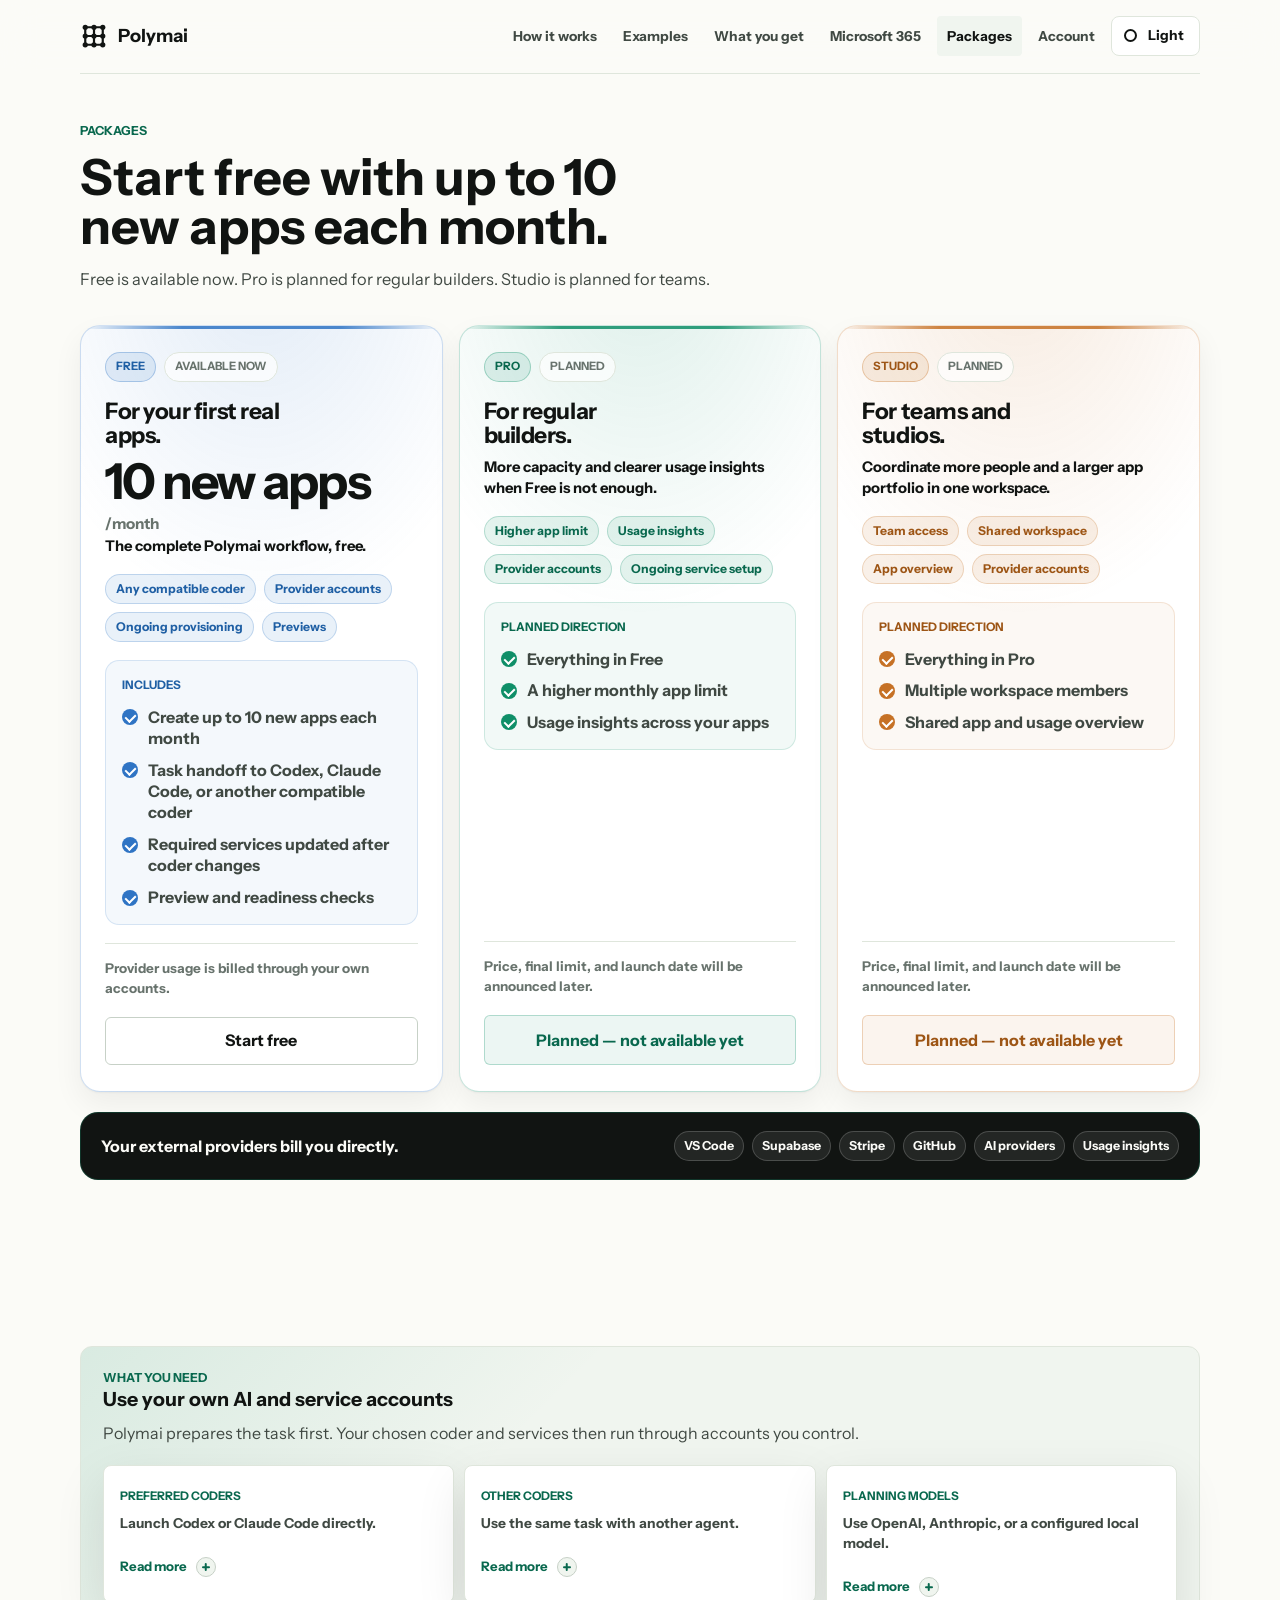
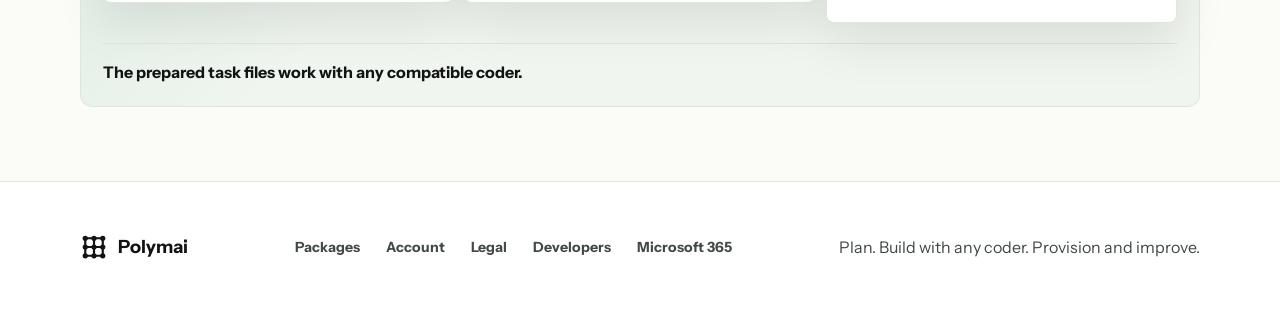
<file: pricing.html>
<!doctype html>
<html lang="en">
  <head>
    <meta charset="utf-8">
    <meta name="viewport" content="width=device-width, initial-scale=1">
    <title>Packages | Polymai</title>
    <meta name="description" content="Start with Polymai Free for up to 10 new apps per month. Pro is planned for regular builders and Studio for teams, without published prices or launch dates.">
    <meta name="robots" content="index, follow, max-image-preview:large">
    <meta name="author" content="Polymai">
    <meta name="application-name" content="Polymai">
    <meta name="theme-color" content="#fbfbf7">
    <link rel="canonical" href="https://polymai.com/pricing.html">
    <link rel="alternate" type="text/plain" href="https://polymai.com/llms.txt" title="Polymai answer-engine summary">
    <meta property="og:site_name" content="Polymai">
    <meta property="og:locale" content="en_US">
    <meta property="og:type" content="website">
    <meta property="og:title" content="Packages | Polymai">
    <meta property="og:description" content="Start with Polymai Free for up to 10 new apps per month. Pro is planned for regular builders and Studio for teams, without published prices or launch dates.">
    <meta property="og:url" content="https://polymai.com/pricing.html">
    <meta property="og:image" content="https://polymai.com/assets/polymai-hero-background.png">
    <meta property="og:image:width" content="1672">
    <meta property="og:image:height" content="941">
    <meta property="og:image:alt" content="Polymai interface background for controlled AI app building.">
    <meta name="twitter:card" content="summary_large_image">
    <meta name="twitter:title" content="Packages | Polymai">
    <meta name="twitter:description" content="Start with Polymai Free for up to 10 new apps per month. Pro is planned for regular builders and Studio for teams, without published prices or launch dates.">
    <meta name="twitter:image" content="https://polymai.com/assets/polymai-hero-background.png">
    <meta name="twitter:image:alt" content="Polymai interface background for controlled AI app building.">
    <link rel="icon" type="image/svg+xml" href="assets/favicon.svg">
    <link rel="preconnect" href="https://fonts.googleapis.com">
    <link rel="preconnect" href="https://fonts.gstatic.com" crossorigin>
    <link href="https://fonts.googleapis.com/css2?family=Instrument+Sans:wght@400;500;600;700&display=swap" rel="stylesheet">
    <script src="data/supabaseConfig.js"></script>
    <script src="js/config.js"></script>
    <script src="js/theme.js"></script>
    <link rel="stylesheet" href="css/theme.css">
    <link rel="stylesheet" href="css/components.css">
    <link rel="stylesheet" href="css/motion.css">
    <link rel="stylesheet" href="css/responsive.css">
    <script type="application/ld+json">
      {
        "@context": "https://schema.org",
        "@graph": [
          {
            "@type": "WebPage",
            "@id": "https://polymai.com/pricing.html#webpage",
            "url": "https://polymai.com/pricing.html",
            "name": "Packages | Polymai",
            "description": "Start with Polymai Free for up to 10 new apps per month. Pro is planned for regular builders and Studio for teams, without published prices or launch dates.",
            "isPartOf": {
              "@id": "https://polymai.com/#website"
            },
            "about": {
              "@id": "https://polymai.com/#software"
            },
            "inLanguage": "en-US"
          },
          {
            "@type": "OfferCatalog",
            "@id": "https://polymai.com/pricing.html#packages",
            "name": "Polymai packages",
            "url": "https://polymai.com/pricing.html",
            "itemListElement": [
              {
                "@type": "Offer",
                "name": "Free",
                "category": "10 new apps/month",
                "description": "A free Polymai package with up to 10 new apps per month, ongoing provisioning, previews, and readiness checks. External provider costs stay separate.",
                "url": "https://polymai.com/login.html",
                "price": "0",
                "priceCurrency": "EUR"
              }
            ]
          },
          {
            "@type": "BreadcrumbList",
            "@id": "https://polymai.com/pricing.html#breadcrumbs",
            "itemListElement": [
              {
                "@type": "ListItem",
                "position": 1,
                "name": "Home",
                "item": "https://polymai.com/"
              },
              {
                "@type": "ListItem",
                "position": 2,
                "name": "Packages",
                "item": "https://polymai.com/pricing.html"
              }
            ]
          }
        ]
      }
    </script>
  </head>
  <body>
    <a class="skip-link" href="#main">Skip to content</a>

    <header class="site-header" data-nav-header>
      <div class="nav-shell">
        <a class="wordmark" href="index.html#top" aria-label="Polymai home">
          <span>Polymai</span>
        </a>

        <button class="nav-toggle" id="navToggle" type="button" aria-controls="navMenu" aria-expanded="false" aria-label="Open navigation">
          <span aria-hidden="true"></span>
          <span aria-hidden="true"></span>
          <span aria-hidden="true"></span>
        </button>

        <nav class="site-nav" id="navMenu" aria-label="Primary navigation">
          <a href="index.html#workflow">How it works</a>
          <a href="examples.html">Examples</a>
          <a href="index.html#control-plane">What you get</a>
          <a href="microsoft-365.html">Microsoft 365</a>
          <a class="is-active" href="pricing.html">Packages</a>
          <a href="account.html">Account</a>
          <button class="theme-options" id="themeOptions" type="button" aria-label="Style theme">
            <span class="theme-option-icon theme-current-icon theme-option-icon-bright" aria-hidden="true"></span>
            <span class="theme-current-label">Light</span>
          </button>
        </nav>
      </div>
    </header>

    <main id="main">
      <section class="section package-section" id="packages">
        <div class="section-heading package-page-heading" data-reveal>
          <p class="eyebrow">Packages</p>
          <h1>Start free with up to 10 new apps each month.</h1>
          <p>Free is available now. Pro is planned for regular builders. Studio is planned for teams.</p>
        </div>
        <div class="pricing-grid pricing-grid-current">
          <article class="pricing-card pricing-card-explorer" data-reveal>
            <div class="pricing-card-head">
              <div class="package-card-top">
                <span class="package-tier">Free</span>
                <span class="package-stage">Available now</span>
              </div>
              <h2>For your first real apps.</h2>
              <p class="price"><span class="price-amount">10 new apps</span><span class="price-period">/month</span></p>
              <p class="package-purpose">The complete Polymai workflow, free.</p>
            </div>
            <ul class="package-chips" aria-label="Free highlights">
              <li>Any compatible coder</li>
              <li>Provider accounts</li>
              <li>Ongoing provisioning</li>
              <li>Previews</li>
            </ul>
            <div class="package-includes">
              <strong>Includes</strong>
              <ul class="package-list">
                <li>Create up to 10 new apps each month</li>
                <li>Task handoff to Codex, Claude Code, or another compatible coder</li>
                <li>Required services updated after coder changes</li>
                <li>Preview and readiness checks</li>
              </ul>
            </div>
            <p class="package-note">Provider usage is billed through your own accounts.</p>
            <a class="button button-secondary button-full" href="login.html">Start free</a>
          </article>

          <article class="pricing-card pricing-card-builder" data-reveal>
            <div class="pricing-card-head">
              <div class="package-card-top">
                <span class="package-tier">Pro</span>
                <span class="package-stage">Planned</span>
              </div>
              <h2>For regular builders.</h2>
              <p class="package-purpose">More capacity and clearer usage insights when Free is not enough.</p>
            </div>
            <ul class="package-chips" aria-label="Planned Pro direction">
              <li>Higher app limit</li>
              <li>Usage insights</li>
              <li>Provider accounts</li>
              <li>Ongoing service setup</li>
            </ul>
            <div class="package-includes">
              <strong>Planned direction</strong>
              <ul class="package-list">
                <li>Everything in Free</li>
                <li>A higher monthly app limit</li>
                <li>Usage insights across your apps</li>
              </ul>
            </div>
            <p class="package-note">Price, final limit, and launch date will be announced later.</p>
            <p class="package-availability" role="status">Planned — not available yet</p>
          </article>

          <article class="pricing-card pricing-card-operator" data-reveal>
            <div class="pricing-card-head">
              <div class="package-card-top">
                <span class="package-tier">Studio</span>
                <span class="package-stage">Planned</span>
              </div>
              <h2>For teams and studios.</h2>
              <p class="package-purpose">Coordinate more people and a larger app portfolio in one workspace.</p>
            </div>
            <ul class="package-chips" aria-label="Planned Studio direction">
              <li>Team access</li>
              <li>Shared workspace</li>
              <li>App overview</li>
              <li>Provider accounts</li>
            </ul>
            <div class="package-includes">
              <strong>Planned direction</strong>
              <ul class="package-list">
                <li>Everything in Pro</li>
                <li>Multiple workspace members</li>
                <li>Shared app and usage overview</li>
              </ul>
            </div>
            <p class="package-note">Price, final limit, and launch date will be announced later.</p>
            <p class="package-availability" role="status">Planned — not available yet</p>
          </article>
        </div>

        <div class="package-capability-strip" data-reveal aria-label="Polymai package positioning">
          <p>Your external providers bill you directly.</p>
          <ul>
            <li>VS Code</li>
            <li>Supabase</li>
            <li>Stripe</li>
            <li>GitHub</li>
            <li>AI providers</li>
            <li>Usage insights</li>
          </ul>
        </div>
      </section>

      <section class="section package-requirements-section">
        <div class="package-requirements" data-reveal>
          <div>
            <p class="eyebrow">What you need</p>
            <h3>Use your own AI and service accounts</h3>
            <p>Polymai prepares the task first. Your chosen coder and services then run through accounts you control.</p>
          </div>
          <div class="ai-setup-list info-card-grid" data-info-card-group aria-label="AI setup levels">
            <article class="info-card" data-info-card>
              <span>Preferred coders</span>
              <p class="info-card-summary">Launch Codex or Claude Code directly.</p>
              <div class="info-card-details" aria-hidden="true">
                <div>
                  <p>Use the built-in shortcuts for full builds, review loops, code changes, and complex workflows.</p>
                </div>
              </div>
            </article>
            <article class="info-card" data-info-card>
              <span>Other coders</span>
              <p class="info-card-summary">Use the same task with another agent.</p>
              <div class="info-card-details" aria-hidden="true">
                <div>
                  <p>Any compatible coder can open the workspace and follow the copied handoff files.</p>
                </div>
              </div>
            </article>
            <article class="info-card" data-info-card>
              <span>Planning models</span>
              <p class="info-card-summary">Use OpenAI, Anthropic, or a configured local model.</p>
              <div class="info-card-details" aria-hidden="true">
                <div>
                  <p>This planning step prepares the brief and task before the separate coding agent writes the app.</p>
                </div>
              </div>
            </article>
          </div>
          <p class="requirements-line">The prepared task files work with any compatible coder.</p>
        </div>
      </section>
    </main>

    <footer class="site-footer">
      <div class="footer-inner">
        <a class="wordmark" href="index.html#top" aria-label="Polymai home">
          <span>Polymai</span>
        </a>
        <nav class="footer-links" aria-label="Footer links">
          <a href="pricing.html">Packages</a>
          <a href="account.html">Account</a>
          <a href="legal.html">Legal</a>
          <a href="developers.html">Developers</a>
          <a href="microsoft-365.html">Microsoft 365</a>
        </nav>
        <p>Plan. Build with any coder. Provision and improve.</p>
      </div>
    </footer>

    <script src="js/navigation.js"></script>
    <script src="js/infoCards.js"></script>
    <script src="js/reveal.js"></script>
    <script src="js/main.js"></script>
  </body>
</html>
</file>
<file: css/theme.css>
:root {
  color-scheme: light;
  --font-sans: "Instrument Sans", ui-sans-serif, system-ui, -apple-system, BlinkMacSystemFont, "Segoe UI", sans-serif;
  --ink: #111412;
  --ink-soft: #404943;
  --muted: #68736d;
  --paper: #fbfbf7;
  --surface: #ffffff;
  --surface-strong: #f0f5ef;
  --line: #dfe6dc;
  --line-strong: #c7d1c7;
  --accent: #0f8f68;
  --accent-strong: #09684e;
  --accent-soft: #e5f4ee;
  --coral: #d95742;
  --citrus: #e3b331;
  --shadow: 0 18px 50px rgba(17, 20, 18, 0.1);
  --radius: 8px;
  --container: min(1120px, calc(100vw - 40px));
  --header-height: 72px;
}

:root[data-theme="dark"] {
  color-scheme: dark;
  --ink: #f7f8f2;
  --ink-soft: #d1d7cf;
  --muted: #a4ada4;
  --paper: #0d100f;
  --surface: #151918;
  --surface-strong: #1e2522;
  --line: #303934;
  --line-strong: #48534d;
  --accent: #30c291;
  --accent-strong: #74e4b6;
  --accent-soft: #153329;
  --coral: #ff8b77;
  --citrus: #f0cc62;
  --shadow: 0 18px 50px rgba(0, 0, 0, 0.34);
}

:root[data-theme="crazy"] {
  color-scheme: dark;
  --ink: #fff9ff;
  --ink-soft: #ffd0ff;
  --muted: #97faff;
  --paper: #08000f;
  --surface: #180025;
  --surface-strong: #31004d;
  --line: rgba(255, 44, 214, 0.44);
  --line-strong: rgba(17, 255, 238, 0.7);
  --accent: #0dfff2;
  --accent-strong: #f7ff00;
  --accent-soft: #3a005e;
  --coral: #ff145f;
  --citrus: #ff9d00;
  --shadow: 0 0 36px rgba(255, 0, 208, 0.28), 0 0 68px rgba(0, 255, 239, 0.18);
}

* {
  box-sizing: border-box;
}

html {
  scroll-behavior: smooth;
}

body {
  margin: 0;
  min-width: 320px;
  background: var(--paper);
  color: var(--ink);
  font-family: var(--font-sans);
  font-size: 16px;
  line-height: 1.5;
  text-rendering: optimizeLegibility;
  transition: background 180ms ease, color 180ms ease;
}

:root[data-theme="crazy"] body {
  background:
    radial-gradient(circle at 10% 5%, rgba(255, 0, 174, 0.34), transparent 26rem),
    radial-gradient(circle at 88% 10%, rgba(0, 255, 238, 0.28), transparent 24rem),
    radial-gradient(circle at 44% 52%, rgba(247, 255, 0, 0.14), transparent 30rem),
    linear-gradient(135deg, #08000f 0%, #190026 44%, #001625 100%);
}

body.nav-open {
  overflow: hidden;
}

img,
svg {
  display: block;
  max-width: 100%;
}

a {
  color: inherit;
  text-decoration: none;
}

button,
input,
select,
textarea {
  font: inherit;
}

button {
  cursor: pointer;
}

::selection {
  background: var(--accent);
  color: #0d100f;
}

:focus-visible {
  outline: 3px solid rgba(15, 143, 104, 0.35);
  outline-offset: 3px;
}

.skip-link {
  position: fixed;
  top: 12px;
  left: 12px;
  z-index: 1000;
  transform: translateY(-140%);
  border-radius: 4px;
  background: var(--ink);
  color: #ffffff;
  padding: 10px 14px;
  transition: transform 160ms ease;
}

.skip-link:focus {
  transform: translateY(0);
}

.visually-hidden {
  position: absolute !important;
  width: 1px;
  height: 1px;
  overflow: hidden;
  clip: rect(0, 0, 0, 0);
  white-space: nowrap;
  border: 0;
  padding: 0;
  margin: -1px;
}

.eyebrow {
  margin: 0 0 12px;
  color: var(--accent-strong);
  font-size: 0.78rem;
  font-weight: 700;
  letter-spacing: 0;
  text-transform: uppercase;
}

h1,
h2,
h3,
p {
  margin-top: 0;
}

h1 {
  margin-bottom: 20px;
  max-width: 12ch;
  font-size: clamp(2.35rem, 5.2vw, 4.6rem);
  line-height: 0.98;
  letter-spacing: 0;
}

h2 {
  margin-bottom: 16px;
  max-width: 14ch;
  font-size: clamp(1.52rem, 2.65vw, 2.7rem);
  line-height: 1.03;
  letter-spacing: 0;
}

h3 {
  margin-bottom: 8px;
  font-size: 1.02rem;
  line-height: 1.2;
  letter-spacing: 0;
}

p {
  color: var(--ink-soft);
}

[data-reveal] {
  opacity: 0.86;
  transform: translateY(18px);
  transition: opacity 640ms ease, transform 640ms cubic-bezier(0.2, 0.8, 0.2, 1);
}

[data-reveal].is-visible {
  opacity: 1;
  transform: translateY(0);
}

@media (prefers-reduced-motion: reduce) {
  *,
  *::before,
  *::after {
    animation-duration: 0.001ms !important;
    animation-iteration-count: 1 !important;
    scroll-behavior: auto !important;
    transition-duration: 0.001ms !important;
  }
}
</file>
<file: css/components.css>
.site-header {
  position: sticky;
  top: 0;
  z-index: 20;
  background: rgba(251, 251, 247, 0.88);
  border-bottom: 1px solid transparent;
  backdrop-filter: blur(18px);
  transition: border-color 180ms ease, background 180ms ease;
}

.site-header.is-scrolled {
  border-color: var(--line);
  background: rgba(251, 251, 247, 0.96);
}

:root[data-theme="dark"] .site-header {
  background: rgba(13, 16, 15, 0.88);
}

:root[data-theme="dark"] .site-header.is-scrolled {
  background: rgba(13, 16, 15, 0.96);
}

:root[data-theme="crazy"] .site-header {
  background: rgba(12, 0, 22, 0.78);
  border-color: rgba(255, 0, 214, 0.2);
  box-shadow: 0 0 34px rgba(255, 0, 214, 0.18);
}

:root[data-theme="crazy"] .site-header.is-scrolled {
  background: rgba(12, 0, 22, 0.94);
  border-color: rgba(13, 255, 242, 0.4);
}

.nav-shell {
  width: var(--container);
  min-height: var(--header-height);
  margin: 0 auto;
  display: flex;
  align-items: center;
  justify-content: space-between;
  gap: 24px;
}

.wordmark {
  display: inline-flex;
  align-items: center;
  gap: 10px;
  min-height: 44px;
  font-weight: 800;
  font-size: 1.14rem;
  line-height: 1;
}

.wordmark::before {
  content: "";
  width: 28px;
  height: 28px;
  flex: 0 0 28px;
  background: currentColor;
  -webkit-mask: url("../assets/favicon.svg") center / contain no-repeat;
  mask: url("../assets/favicon.svg") center / contain no-repeat;
}

:root[data-theme="crazy"] .wordmark {
  color: #ffffff;
  text-shadow: 0 0 14px rgba(13, 255, 242, 0.74), 0 0 28px rgba(255, 0, 214, 0.55);
}

:root[data-theme="crazy"] .wordmark::before {
  background: linear-gradient(135deg, #0dfff2, #f7ff00 42%, #ff00d6 72%, #ff145f);
  filter: drop-shadow(0 0 10px rgba(13, 255, 242, 0.8));
}

.site-nav {
  display: flex;
  align-items: center;
  gap: 6px;
}

.site-nav a {
  border-radius: 4px;
  color: var(--ink-soft);
  font-size: 0.86rem;
  font-weight: 700;
  padding: 10px 10px;
  transition: background 160ms ease, color 160ms ease;
}

.site-nav a:hover,
.site-nav a.is-active {
  background: var(--surface-strong);
  color: var(--ink);
}

.theme-options {
  appearance: none;
  -webkit-appearance: none;
  display: inline-flex;
  align-items: center;
  gap: 8px;
  border: 1px solid var(--line);
  border-radius: 8px;
  background: var(--surface);
  color: var(--ink);
  cursor: pointer;
  font: inherit;
  font-size: 0.86rem;
  font-weight: 800;
  line-height: 1;
  min-height: 40px;
  padding: 8px 12px;
  text-align: center;
  transition: background 160ms ease, border-color 160ms ease, color 160ms ease, box-shadow 160ms ease;
}

.theme-options:hover {
  border-color: var(--line-strong);
  background: var(--surface-strong);
}

.theme-options:focus-visible {
  outline: 2px solid var(--accent);
  outline-offset: 2px;
}

.theme-option-icon {
  width: 13px;
  height: 13px;
  flex: 0 0 13px;
}

.theme-current-label {
  min-width: 42px;
}

.theme-option-icon-bright {
  border: 2px solid currentColor;
  border-radius: 50%;
  box-shadow: 0 0 0 2px inset var(--surface);
}

.theme-option-icon-dark {
  border: 2px solid currentColor;
  border-radius: 50%;
  background: linear-gradient(90deg, currentColor 0 50%, transparent 50% 100%);
}

.theme-option-icon-crazy {
  border-radius: 4px;
  background: conic-gradient(from 40deg, #ff00d6, #ff145f, #ff9d00, #f7ff00, #0dfff2, #6b00ff, #ff00d6);
  box-shadow: 0 0 9px rgba(255, 0, 214, 0.84), 0 0 14px rgba(13, 255, 242, 0.72);
}

:root[data-theme="crazy"] .site-nav a:hover,
:root[data-theme="crazy"] .site-nav a.is-active,
:root[data-theme="crazy"] .theme-options {
  border-color: rgba(13, 255, 242, 0.64);
  background: rgba(30, 0, 54, 0.84);
  color: #ffffff;
  box-shadow: 0 0 18px rgba(255, 0, 214, 0.28), inset 0 0 14px rgba(13, 255, 242, 0.12);
}

:root[data-theme="crazy"] .theme-current-label {
  color: #f7ff00;
  text-shadow: 0 0 9px rgba(247, 255, 0, 0.75);
}

.theme-toggle {
  min-height: 40px;
  display: inline-flex;
  align-items: center;
  gap: 8px;
  border: 1px solid var(--line);
  border-radius: 6px;
  background: var(--surface);
  color: var(--ink);
  padding: 8px 10px;
  font-size: 0.86rem;
  font-weight: 800;
  transition: background 160ms ease, border-color 160ms ease, color 160ms ease;
}

.theme-toggle:hover {
  border-color: var(--ink);
}

.theme-toggle-icon {
  width: 16px;
  height: 16px;
  border: 2px solid currentColor;
  border-radius: 50%;
  background: linear-gradient(90deg, currentColor 0 50%, transparent 50% 100%);
}

.nav-toggle {
  display: none;
  width: 44px;
  height: 44px;
  align-items: center;
  justify-content: center;
  flex-direction: column;
  gap: 5px;
  border: 1px solid var(--line);
  border-radius: 6px;
  background: var(--surface);
}

.nav-toggle span {
  width: 18px;
  height: 2px;
  background: var(--ink);
  transition: transform 180ms ease, opacity 180ms ease;
}

.nav-toggle[aria-expanded="true"] span:nth-child(1) {
  transform: translateY(7px) rotate(45deg);
}

.nav-toggle[aria-expanded="true"] span:nth-child(2) {
  opacity: 0;
}

.nav-toggle[aria-expanded="true"] span:nth-child(3) {
  transform: translateY(-7px) rotate(-45deg);
}

.hero {
  position: relative;
  isolation: isolate;
  width: 100%;
  min-height: calc(100svh - var(--header-height));
  margin: 0;
  padding: 72px max(20px, calc((100vw - 1120px) / 2)) 56px;
  display: grid;
  grid-template-columns: minmax(0, 720px);
  align-content: center;
  gap: 28px;
  overflow: hidden;
}

.hero::before,
.hero::after {
  content: "";
  position: absolute;
  inset: 0;
  z-index: -2;
}

.hero::before {
  background-image: url("../assets/polymai-hero-background.png");
  background-position: center right;
  background-size: cover;
}

.hero::after {
  z-index: -1;
  background:
    linear-gradient(90deg, rgba(251, 251, 247, 0.97) 0%, rgba(251, 251, 247, 0.86) 38%, rgba(251, 251, 247, 0.24) 68%, rgba(251, 251, 247, 0.08) 100%),
    linear-gradient(180deg, rgba(251, 251, 247, 0.28) 0%, rgba(251, 251, 247, 0.02) 55%, rgba(251, 251, 247, 0.64) 100%);
}

:root[data-theme="dark"] .hero::after {
  background:
    linear-gradient(90deg, rgba(13, 16, 15, 0.94) 0%, rgba(13, 16, 15, 0.78) 42%, rgba(13, 16, 15, 0.34) 74%, rgba(13, 16, 15, 0.16) 100%),
    linear-gradient(180deg, rgba(13, 16, 15, 0.34) 0%, rgba(13, 16, 15, 0.08) 52%, rgba(13, 16, 15, 0.78) 100%);
}

:root[data-theme="crazy"] .hero::before {
  filter: saturate(1.45) contrast(1.08) hue-rotate(280deg);
}

:root[data-theme="crazy"] .hero::after {
  background:
    radial-gradient(circle at 66% 26%, rgba(13, 255, 242, 0.34), transparent 21rem),
    radial-gradient(circle at 87% 62%, rgba(255, 20, 95, 0.38), transparent 23rem),
    linear-gradient(90deg, rgba(8, 0, 15, 0.96) 0%, rgba(24, 0, 37, 0.82) 42%, rgba(24, 0, 37, 0.28) 70%, rgba(8, 0, 15, 0.1) 100%),
    linear-gradient(180deg, rgba(255, 0, 214, 0.1) 0%, rgba(13, 255, 242, 0.04) 54%, rgba(8, 0, 15, 0.78) 100%);
}

.hero-copy {
  position: relative;
  z-index: 1;
  max-width: 760px;
}

.hero h1 {
  max-width: 14.4ch;
  margin-bottom: 16px;
  font-size: clamp(2.55rem, 4.75vw, 4.35rem);
  line-height: 1;
}

.hero-badge {
  width: fit-content;
  display: inline-flex;
  align-items: center;
  gap: 9px;
  border: 1px solid rgba(15, 143, 104, 0.42);
  border-radius: 999px;
  background: rgba(251, 251, 247, 0.72);
  color: var(--accent-strong);
  padding: 8px 18px;
  margin-bottom: 22px;
  font-size: 0.74rem;
  font-weight: 900;
  letter-spacing: 0.03em;
  text-transform: uppercase;
  backdrop-filter: blur(10px);
  -webkit-backdrop-filter: blur(10px);
}

.hero-badge span {
  position: relative;
  width: 15px;
  height: 15px;
  flex: 0 0 15px;
}

.hero-badge span::before,
.hero-badge span::after {
  content: "";
  position: absolute;
  inset: 0;
  border: 2px solid currentColor;
  border-radius: 4px;
  transform: rotate(45deg) scale(0.62);
}

.hero-badge span::after {
  inset: 4px;
  border-width: 1px;
  opacity: 0.72;
}

.hero-kicker {
  max-width: 650px;
  margin-bottom: 8px;
  color: var(--accent-strong);
  font-size: clamp(1rem, 1.35vw, 1.18rem);
  font-weight: 700;
  line-height: 1.18;
}

.hero-lede {
  max-width: 640px;
  margin-bottom: 22px;
  color: var(--ink-soft);
  font-size: clamp(0.94rem, 1.12vw, 1.02rem);
  font-weight: 500;
}

.hero-path {
  max-width: 720px;
  display: flex;
  flex-wrap: wrap;
  gap: 10px;
  margin: 0 0 24px;
  padding: 0;
  list-style: none;
}

.hero-path li {
  display: inline-flex;
  align-items: center;
  gap: 9px;
  border: 1px solid rgba(15, 143, 104, 0.2);
  border-radius: 999px;
  background: rgba(251, 251, 247, 0.72);
  padding: 7px 12px 7px 8px;
  color: var(--ink);
  font-size: 0.79rem;
  backdrop-filter: blur(10px);
  -webkit-backdrop-filter: blur(10px);
}

.hero-path span {
  width: 25px;
  height: 25px;
  display: inline-grid;
  place-items: center;
  flex: 0 0 25px;
  border-radius: 50%;
  background: var(--accent-soft);
  color: var(--accent-strong);
  font-size: 0.72rem;
  font-weight: 900;
}

.hero-path strong {
  font-weight: 800;
}

:root[data-theme="dark"] .hero-path li {
  background: rgba(21, 25, 24, 0.72);
}

:root[data-theme="crazy"] .hero-path li {
  border-color: rgba(13, 255, 242, 0.38);
  background: rgba(24, 0, 37, 0.76);
  box-shadow: 0 0 16px rgba(13, 255, 242, 0.12);
}

.hero-capabilities {
  max-width: 650px;
  display: flex;
  flex-wrap: wrap;
  gap: 10px 18px;
  margin: 0 0 24px;
  padding: 0;
  list-style: none;
}

.hero-capabilities li {
  display: inline-flex;
  align-items: center;
  gap: 8px;
  color: var(--ink);
  font-size: 0.82rem;
  font-weight: 800;
  white-space: nowrap;
}

.hero-service-icon {
  position: relative;
  width: 28px;
  height: 28px;
  flex: 0 0 28px;
  display: grid;
  place-items: center;
  border: 1px solid rgba(15, 143, 104, 0.16);
  border-radius: 7px;
  background: rgba(229, 244, 238, 0.8);
  color: var(--accent-strong);
  box-shadow: inset 0 1px 0 rgba(255, 255, 255, 0.72);
}

.hero-service-icon::before {
  content: "";
  width: 16px;
  height: 16px;
  background: currentColor;
  -webkit-mask: var(--hero-service-mask) center / contain no-repeat;
  mask: var(--hero-service-mask) center / contain no-repeat;
}

.hero-service-database {
  --hero-service-mask: url("data:image/svg+xml,%3Csvg xmlns='http://www.w3.org/2000/svg' viewBox='0 0 24 24' fill='none' stroke='black' stroke-width='2.4' stroke-linecap='round' stroke-linejoin='round'%3E%3Cellipse cx='12' cy='5' rx='7' ry='3'/%3E%3Cpath d='M5 5v14c0 1.7 3.1 3 7 3s7-1.3 7-3V5'/%3E%3Cpath d='M5 12c0 1.7 3.1 3 7 3s7-1.3 7-3'/%3E%3C/svg%3E");
}

.hero-service-auth {
  --hero-service-mask: url("data:image/svg+xml,%3Csvg xmlns='http://www.w3.org/2000/svg' viewBox='0 0 24 24' fill='none' stroke='black' stroke-width='2.4' stroke-linecap='round' stroke-linejoin='round'%3E%3Crect x='4' y='10' width='16' height='10' rx='2'/%3E%3Cpath d='M8 10V7a4 4 0 0 1 8 0v3'/%3E%3C/svg%3E");
}

.hero-service-storage {
  --hero-service-mask: url("data:image/svg+xml,%3Csvg xmlns='http://www.w3.org/2000/svg' viewBox='0 0 24 24' fill='none' stroke='black' stroke-width='2.4' stroke-linecap='round' stroke-linejoin='round'%3E%3Cpath d='M3 7.5h7l2 2h9v9.5a2 2 0 0 1-2 2H5a2 2 0 0 1-2-2Z'/%3E%3Cpath d='M3 7.5V5a2 2 0 0 1 2-2h5l2 2h7a2 2 0 0 1 2 2v2.5'/%3E%3C/svg%3E");
}

.hero-service-functions {
  --hero-service-mask: url("data:image/svg+xml,%3Csvg xmlns='http://www.w3.org/2000/svg' viewBox='0 0 24 24' fill='none' stroke='black' stroke-width='2.4' stroke-linecap='round' stroke-linejoin='round'%3E%3Cpath d='m8 7-5 5 5 5'/%3E%3Cpath d='m16 7 5 5-5 5'/%3E%3C/svg%3E");
}

.hero-service-payments {
  --hero-service-mask: url("data:image/svg+xml,%3Csvg xmlns='http://www.w3.org/2000/svg' viewBox='0 0 24 24' fill='none' stroke='black' stroke-width='2.4' stroke-linecap='round' stroke-linejoin='round'%3E%3Crect x='3' y='5' width='18' height='14' rx='2'/%3E%3Cpath d='M3 10h18'/%3E%3Cpath d='M7 15h4'/%3E%3C/svg%3E");
}

.hero-service-email {
  --hero-service-mask: url("data:image/svg+xml,%3Csvg xmlns='http://www.w3.org/2000/svg' viewBox='0 0 24 24' fill='none' stroke='black' stroke-width='2.4' stroke-linecap='round' stroke-linejoin='round'%3E%3Crect x='3' y='5' width='18' height='14' rx='2'/%3E%3Cpath d='m3 7 9 7 9-7'/%3E%3C/svg%3E");
}

.hero-service-ai {
  --hero-service-mask: url("data:image/svg+xml,%3Csvg xmlns='http://www.w3.org/2000/svg' viewBox='0 0 24 24' fill='none' stroke='black' stroke-width='2.4' stroke-linecap='round' stroke-linejoin='round'%3E%3Cpath d='M12 2v6'/%3E%3Cpath d='M12 16v6'/%3E%3Cpath d='M2 12h6'/%3E%3Cpath d='M16 12h6'/%3E%3Cpath d='m4.9 4.9 4.2 4.2'/%3E%3Cpath d='m14.9 14.9 4.2 4.2'/%3E%3Cpath d='m19.1 4.9-4.2 4.2'/%3E%3Cpath d='m9.1 14.9-4.2 4.2'/%3E%3C/svg%3E");
}

.hero-service-webhooks {
  --hero-service-mask: url("data:image/svg+xml,%3Csvg xmlns='http://www.w3.org/2000/svg' viewBox='0 0 24 24' fill='none' stroke='black' stroke-width='2.4' stroke-linecap='round' stroke-linejoin='round'%3E%3Ccircle cx='12' cy='12' r='3'/%3E%3Cpath d='M12 3v4'/%3E%3Cpath d='M12 17v4'/%3E%3Cpath d='M3 12h4'/%3E%3Cpath d='M17 12h4'/%3E%3C/svg%3E");
}

:root[data-theme="dark"] .hero-badge {
  background: rgba(21, 25, 24, 0.68);
}

:root[data-theme="crazy"] .hero h1 {
  color: #ffffff;
  text-shadow: 0 0 18px rgba(13, 255, 242, 0.56), 0 0 40px rgba(255, 0, 214, 0.42);
}

:root[data-theme="crazy"] .hero-badge {
  border-color: rgba(247, 255, 0, 0.7);
  background: rgba(28, 0, 47, 0.78);
  color: #f7ff00;
  box-shadow: 0 0 22px rgba(247, 255, 0, 0.24), 0 0 40px rgba(255, 0, 214, 0.22);
}

:root[data-theme="dark"] .hero-service-icon {
  background: rgba(21, 51, 41, 0.78);
  border-color: rgba(116, 228, 182, 0.2);
}

:root[data-theme="crazy"] .hero-service-icon {
  background: linear-gradient(135deg, rgba(13, 255, 242, 0.18), rgba(255, 0, 214, 0.22));
  border-color: rgba(13, 255, 242, 0.54);
  box-shadow: inset 0 1px 0 rgba(255, 255, 255, 0.22), 0 0 16px rgba(13, 255, 242, 0.24);
}

.hero-actions,
.modal-actions {
  display: flex;
  flex-wrap: wrap;
  gap: 12px;
  align-items: center;
}

.hero-cta {
  min-width: 230px;
  justify-content: space-between;
  gap: 16px;
  border-color: rgba(15, 143, 104, 0.48);
  padding-inline: 18px;
  font-size: 0.94rem;
}

.hero-cta:hover {
  border-color: var(--accent-strong);
}

.hero-cta-icon {
  position: relative;
  width: 19px;
  height: 17px;
  flex: 0 0 19px;
  border: 2px solid currentColor;
  border-radius: 3px;
}

.hero-cta-icon::before {
  content: "";
  position: absolute;
  left: -2px;
  right: -2px;
  top: 4px;
  border-top: 2px solid currentColor;
}

.hero-cta-arrow {
  margin-left: auto;
  font-size: 1.24rem;
  line-height: 1;
}

.button {
  min-height: 48px;
  display: inline-flex;
  align-items: center;
  justify-content: center;
  border: 1px solid transparent;
  border-radius: 6px;
  padding: 12px 18px;
  font-weight: 800;
  line-height: 1.1;
  transition: background 160ms ease, border-color 160ms ease, color 160ms ease, transform 160ms ease;
}

.button:hover {
  transform: translateY(-1px);
}

.button-primary {
  background: var(--ink);
  color: var(--paper);
}

.button-primary:hover {
  background: var(--accent-strong);
  color: #0d100f;
}

.button-secondary {
  background: var(--surface);
  border-color: var(--line-strong);
  color: var(--ink);
}

.button-secondary:hover {
  border-color: var(--ink);
}

:root[data-theme="crazy"] .button,
:root[data-theme="crazy"] .carousel-control {
  box-shadow: 0 0 18px rgba(13, 255, 242, 0.14);
}

:root[data-theme="crazy"] .button-primary,
:root[data-theme="crazy"] .hero-cta {
  background: linear-gradient(90deg, #ff00d6, #ff145f 42%, #ff9d00);
  border-color: rgba(247, 255, 0, 0.7);
  color: #08000f;
  text-shadow: none;
  box-shadow: 0 0 20px rgba(255, 0, 214, 0.5), 0 0 38px rgba(255, 157, 0, 0.28);
}

.button-full {
  width: 100%;
}

.section {
  width: var(--container);
  margin: 0 auto;
  padding: 74px 0;
}

.section-heading {
  max-width: 760px;
  margin-bottom: 32px;
}

.section-heading p:last-child {
  max-width: 660px;
  margin-bottom: 0;
  font-size: 0.98rem;
}

.section-heading-row {
  max-width: none;
  display: flex;
  align-items: end;
  justify-content: space-between;
  gap: 24px;
}

.demo-hero {
  position: relative;
  isolation: isolate;
  width: 100%;
  overflow: hidden;
  border-block: 1px solid rgba(255, 255, 255, 0.1);
  background: #111412;
  color: #fbfbf7;
}

.demo-hero::before {
  content: "";
  position: absolute;
  inset: 0;
  z-index: -1;
  background:
    linear-gradient(rgba(255, 255, 255, 0.035) 1px, transparent 1px),
    linear-gradient(90deg, rgba(255, 255, 255, 0.035) 1px, transparent 1px);
  background-size: 52px 52px;
  mask-image: linear-gradient(90deg, transparent, #000 22%, #000 78%, transparent);
  opacity: 0.7;
}

.demo-hero::after {
  content: "";
  position: absolute;
  top: -220px;
  right: -180px;
  z-index: -1;
  width: 560px;
  height: 560px;
  border: 1px solid rgba(48, 194, 145, 0.18);
  border-radius: 50%;
  box-shadow:
    0 0 0 80px rgba(48, 194, 145, 0.025),
    0 0 0 160px rgba(48, 194, 145, 0.018);
}

.demo-hero-inner {
  width: var(--container);
  margin: 0 auto;
  padding: clamp(76px, 8vw, 118px) 0;
}

.demo-hero-heading {
  display: grid;
  grid-template-columns: minmax(0, 1.15fr) minmax(300px, 0.85fr);
  gap: clamp(32px, 6vw, 84px);
  align-items: end;
  margin-bottom: clamp(36px, 5vw, 62px);
}

.demo-hero .eyebrow {
  color: #74e4b6;
}

.demo-hero h2 {
  max-width: 13ch;
  margin-bottom: 0;
  color: #fbfbf7;
  font-size: clamp(2rem, 4.3vw, 4rem);
  line-height: 0.98;
}

.demo-hero-intro {
  padding-bottom: 4px;
}

.demo-hero-intro > p {
  max-width: 46ch;
  margin-bottom: 22px;
  color: rgba(251, 251, 247, 0.68);
  font-size: 1rem;
}

.demo-hero-actions {
  display: flex;
  flex-wrap: wrap;
  gap: 10px;
}

.demo-hero-actions .button {
  gap: 18px;
}

.demo-hero-actions .button span {
  font-size: 1.1rem;
  line-height: 1;
}

.demo-button-primary {
  background: #74e4b6;
  color: #111412;
}

.demo-button-primary:hover {
  background: #fbfbf7;
}

.demo-button-secondary {
  border-color: rgba(251, 251, 247, 0.3);
  background: transparent;
  color: #fbfbf7;
}

.demo-button-secondary:hover {
  border-color: #fbfbf7;
  background: rgba(251, 251, 247, 0.06);
}

.demo-hero-grid {
  display: grid;
  grid-template-columns: minmax(0, 1.64fr) minmax(320px, 0.76fr);
  gap: 18px;
  align-items: stretch;
}

.demo-video-card,
.demo-prompt-card {
  min-width: 0;
  margin: 0;
  border: 1px solid rgba(251, 251, 247, 0.14);
  border-radius: 8px;
}

.demo-video-card {
  align-self: start;
  overflow: hidden;
  background: #080a09;
  box-shadow: 0 32px 90px rgba(0, 0, 0, 0.34);
}

.demo-browser-bar {
  min-height: 48px;
  display: flex;
  align-items: center;
  gap: 7px;
  border-bottom: 1px solid rgba(251, 251, 247, 0.1);
  padding: 0 16px;
  background: #191d1b;
}

.demo-browser-bar span {
  width: 8px;
  height: 8px;
  flex: 0 0 8px;
  border-radius: 50%;
  background: rgba(251, 251, 247, 0.24);
}

.demo-browser-bar span:first-child {
  background: #74e4b6;
}

.demo-browser-bar strong {
  margin-left: 7px;
  color: rgba(251, 251, 247, 0.48);
  font-size: 0.68rem;
  letter-spacing: 0.04em;
  text-transform: uppercase;
}

.demo-video-frame {
  position: relative;
  aspect-ratio: 16 / 9;
  overflow: hidden;
  background: #050706;
}

.demo-video-frame iframe {
  position: absolute;
  inset: 0;
  width: 100%;
  height: 100%;
  border: 0;
}

.demo-video-card figcaption {
  min-height: 58px;
  display: flex;
  align-items: center;
  justify-content: space-between;
  gap: 20px;
  padding: 14px 16px;
  color: rgba(251, 251, 247, 0.72);
  font-size: 0.82rem;
}

.demo-video-card figcaption span {
  color: #74e4b6;
  font-size: 0.7rem;
  font-weight: 800;
  letter-spacing: 0.06em;
  text-transform: uppercase;
}

.demo-prompt-card {
  display: flex;
  flex-direction: column;
  padding: clamp(24px, 3vw, 34px);
  background: #fbfbf7;
  color: #111412;
}

.demo-prompt-head {
  display: flex;
  align-items: center;
  justify-content: space-between;
  gap: 16px;
  margin-bottom: 26px;
}

.demo-prompt-head span {
  width: 30px;
  height: 30px;
  display: grid;
  place-items: center;
  border-radius: 50%;
  background: #d7ff36;
  color: #111412;
  font-size: 0.7rem;
  font-weight: 900;
}

.demo-prompt-head p {
  margin: 0;
  color: #68736d;
  font-size: 0.7rem;
  font-weight: 800;
  letter-spacing: 0.06em;
  text-transform: uppercase;
}

.demo-prompt-card h3 {
  max-width: 14ch;
  margin-bottom: 18px;
  font-size: clamp(1.35rem, 2vw, 1.8rem);
  line-height: 1.05;
}

.demo-prompt-card blockquote {
  margin: 0;
  padding: 0;
}

.demo-prompt-card blockquote p {
  margin-bottom: 12px;
  color: #404943;
  font-size: 0.82rem;
  line-height: 1.48;
}

.demo-prompt-card blockquote p:last-child {
  margin-bottom: 24px;
}

.demo-prompt-result {
  display: grid;
  grid-template-columns: 8px 1fr;
  gap: 11px;
  margin-top: auto;
  border-top: 1px solid #dfe6dc;
  padding-top: 18px;
}

.demo-prompt-result span {
  width: 8px;
  height: 8px;
  margin-top: 7px;
  border-radius: 50%;
  background: #0f8f68;
  box-shadow: 0 0 0 5px rgba(15, 143, 104, 0.1);
}

.demo-prompt-result p {
  margin: 0;
  color: #404943;
  font-size: 0.78rem;
}

:root[data-theme="crazy"] .demo-hero {
  background:
    radial-gradient(circle at 90% 0, rgba(13, 255, 242, 0.18), transparent 32rem),
    radial-gradient(circle at 8% 100%, rgba(255, 0, 214, 0.18), transparent 28rem),
    #08000f;
}

:root[data-theme="crazy"] .demo-prompt-head span {
  box-shadow: 0 0 20px rgba(215, 255, 54, 0.48);
}

.section-note {
  margin: 0 0 8px;
  color: var(--muted);
  font-weight: 700;
}

.value-grid {
  display: grid;
  grid-template-columns: repeat(3, minmax(0, 1fr));
  gap: 16px;
}

.product-showcase {
  display: grid;
  grid-template-columns: minmax(0, 0.72fr) minmax(420px, 1fr);
  gap: 28px;
  align-items: center;
}

.showcase-copy p:last-child {
  max-width: 460px;
  margin-bottom: 0;
}

.showcase-frame {
  margin: 0;
  border: 1px solid var(--line);
  border-radius: var(--radius);
  background: var(--surface);
  padding: 10px;
  box-shadow: var(--shadow);
}

.showcase-frame img {
  width: 100%;
  border-radius: 6px;
  background: #111314;
}

.showcase-frame figcaption {
  color: var(--muted);
  font-size: 0.86rem;
  font-weight: 700;
  padding: 10px 2px 2px;
}

.value-card,
.lead-panel,
.lead-form,
.preview-modal,
.gallery-card,
.runtime-card,
.developer-card,
.developer-role-card,
.service-row,
.setup-panel,
.empty-state,
.error-state {
  border: 1px solid var(--line);
  border-radius: var(--radius);
  background: var(--surface);
}

:root[data-theme="crazy"] .value-card,
:root[data-theme="crazy"] .lead-form,
:root[data-theme="crazy"] .preview-modal,
:root[data-theme="crazy"] .gallery-card,
:root[data-theme="crazy"] .runtime-card,
:root[data-theme="crazy"] .developer-card,
:root[data-theme="crazy"] .developer-role-card,
:root[data-theme="crazy"] .service-row,
:root[data-theme="crazy"] .empty-state,
:root[data-theme="crazy"] .error-state,
:root[data-theme="crazy"] .showcase-frame,
:root[data-theme="crazy"] .example-feature-card,
:root[data-theme="crazy"] .legal-update-card,
:root[data-theme="crazy"] .pricing-note-card,
:root[data-theme="crazy"] .legal-doc-card,
:root[data-theme="crazy"] .pricing-card,
:root[data-theme="crazy"] .security-card,
:root[data-theme="crazy"] .ai-card,
:root[data-theme="crazy"] .price-factor,
:root[data-theme="crazy"] .package-requirements,
:root[data-theme="crazy"] .ai-setup-list article {
  border-color: rgba(13, 255, 242, 0.28);
  background:
    linear-gradient(145deg, rgba(255, 0, 214, 0.12), transparent 48%),
    linear-gradient(315deg, rgba(13, 255, 242, 0.12), transparent 52%),
    rgba(18, 0, 32, 0.88);
  box-shadow: 0 0 26px rgba(255, 0, 214, 0.16), 0 0 44px rgba(13, 255, 242, 0.1);
}

.value-card {
  padding: 22px;
}

.provisioning-section {
  width: 100%;
  border-top: 1px solid var(--line);
  border-bottom: 1px solid var(--line);
  background: var(--surface-strong);
}

.provisioning-section > * {
  width: var(--container);
  margin-inline: auto;
}

.provisioning-section .section-heading {
  margin-bottom: 18px;
}

.info-card-grid {
  align-items: start;
}

.info-card {
  position: relative;
  min-height: 0;
  overflow: hidden;
  cursor: pointer;
  box-shadow: var(--shadow);
  transition: transform 180ms ease, border-color 180ms ease, box-shadow 180ms ease;
}

.info-card:hover {
  transform: translateY(-4px);
  border-color: var(--line-strong);
}

.info-card.is-expanded {
  border-color: var(--accent);
  box-shadow: 0 22px 54px rgba(17, 20, 18, 0.14);
}

:root[data-theme="dark"] .info-card.is-expanded {
  box-shadow: 0 22px 54px rgba(0, 0, 0, 0.42);
}

.info-card .value-index {
  margin-bottom: 18px;
  color: var(--accent-strong);
}

.info-card h3 {
  margin-bottom: 10px;
}

.info-card-summary {
  margin-bottom: 0;
  color: var(--ink-soft);
}

.service-row.info-card .info-card-details,
.service-row.info-card .info-card-toggle,
.data-row.info-card .info-card-details,
.data-row.info-card .info-card-toggle {
  grid-column: 2 / -1;
  justify-self: start;
}

.service-row.info-card,
.data-row.info-card {
  box-shadow: 0 10px 28px rgba(17, 20, 18, 0.08);
}

:root[data-theme="dark"] .service-row.info-card,
:root[data-theme="dark"] .data-row.info-card {
  box-shadow: 0 10px 28px rgba(0, 0, 0, 0.28);
}

.info-card-details {
  display: grid;
  grid-template-rows: 0fr;
  opacity: 0;
  transition: grid-template-rows 260ms ease, opacity 180ms ease, margin-top 260ms ease;
}

.info-card-details > div {
  min-height: 0;
  overflow: hidden;
}

.info-card-details p {
  margin: 0;
  border-top: 1px solid var(--line);
  color: var(--muted);
  padding-top: 14px;
}

.info-card.is-expanded .info-card-details {
  grid-template-rows: 1fr;
  margin-top: 16px;
  opacity: 1;
}

.info-card-toggle {
  display: inline-flex;
  align-items: center;
  gap: 9px;
  min-height: 38px;
  margin-top: 14px;
  border: 0;
  background: transparent;
  color: var(--accent-strong);
  padding: 4px 0;
  font-size: 0.82rem;
  font-weight: 800;
}

.info-card-toggle-icon {
  position: relative;
  width: 20px;
  height: 20px;
  flex: 0 0 20px;
  border: 1px solid var(--line-strong);
  border-radius: 50%;
  background: var(--surface-strong);
  transition: transform 220ms ease, background 180ms ease, border-color 180ms ease;
}

.info-card-toggle-icon::before,
.info-card-toggle-icon::after {
  content: "";
  position: absolute;
  top: 50%;
  left: 50%;
  width: 8px;
  height: 1.5px;
  border-radius: 99px;
  background: currentColor;
  transform: translate(-50%, -50%);
}

.info-card-toggle-icon::after {
  transform: translate(-50%, -50%) rotate(90deg);
}

.info-card.is-expanded .info-card-toggle-icon {
  border-color: var(--accent);
  background: var(--accent-soft);
  transform: rotate(45deg);
}

@media (prefers-reduced-motion: reduce) {
  .info-card,
  .info-card-details,
  .info-card-toggle-icon {
    transition: none;
  }

  .info-card:hover {
    transform: none;
  }
}

.problem-section .value-card p {
  margin-bottom: 0;
}

.answer-section .value-card {
  display: grid;
  align-content: start;
}

.answer-section .value-card p {
  margin-bottom: 0;
}

.value-index {
  display: inline-block;
  margin-bottom: 24px;
  color: var(--coral);
  font-weight: 800;
}

.workflow-section {
  padding-top: 86px;
  padding-bottom: 86px;
}

.workflow-section .section-heading {
  max-width: 830px;
}

.workflow-section .section-heading h2 {
  max-width: 19ch;
}

.gallery-section {
  width: 100%;
  border-block: 1px solid var(--line);
  background: #f2f6f1;
}

:root[data-theme="dark"] .gallery-section {
  background: #111614;
}

:root[data-theme="crazy"] .gallery-section,
:root[data-theme="crazy"] .developer-services-section,
:root[data-theme="crazy"] .data-map-section,
:root[data-theme="crazy"] .ai-use-section,
:root[data-theme="crazy"] .package-compare-section {
  background:
    radial-gradient(circle at 10% 10%, rgba(255, 0, 214, 0.2), transparent 21rem),
    radial-gradient(circle at 88% 40%, rgba(13, 255, 242, 0.16), transparent 28rem),
    rgba(8, 0, 15, 0.78);
}

.gallery-section > * {
  width: var(--container);
  margin-inline: auto;
}

.examples-feature-section {
  overflow: hidden;
}

.examples-feature-section .section-heading-row {
  margin-bottom: 10px;
}

.example-carousel {
  display: grid;
  gap: 14px;
  overflow: hidden;
}

.example-carousel-stage {
  min-height: 520px;
  display: grid;
  align-items: center;
  padding: 30px 24px 34px;
  overflow: hidden;
  outline: 0;
  perspective: 1400px;
  touch-action: pan-y;
  user-select: none;
}

.example-carousel-stage:focus-visible {
  outline: 3px solid rgba(15, 143, 104, 0.35);
  outline-offset: -4px;
}

.example-feature-card {
  width: min(940px, 100%);
  margin: 0 auto;
  display: grid;
  grid-template-columns: minmax(0, 1.08fr) minmax(280px, 0.92fr);
  gap: 22px;
  align-items: stretch;
  border: 1px solid var(--line);
  border-radius: 8px;
  background: var(--surface);
  padding: 18px;
  box-shadow: 0 24px 70px rgba(17, 20, 18, 0.13);
  transform: rotate(var(--feature-tilt));
}

.example-feature-preview {
  position: relative;
  min-height: 360px;
  overflow: hidden;
  border: 1px solid var(--line);
  border-radius: 7px;
  background:
    linear-gradient(135deg, rgba(15, 143, 104, 0.08), transparent 44%),
    var(--paper);
}

.example-feature-preview::before {
  content: "";
  position: absolute;
  inset: 0;
  z-index: 1;
  pointer-events: none;
  opacity: 0.24;
  background:
    linear-gradient(90deg, transparent 0 8%, rgba(15, 143, 104, 0.28) 8% 34%, transparent 34% 100%) 24px 28px / 72% 10px no-repeat,
    linear-gradient(90deg, transparent 0 8%, rgba(17, 20, 18, 0.2) 8% 62%, transparent 62% 100%) 24px 58px / 72% 8px no-repeat,
    linear-gradient(90deg, transparent 0 8%, rgba(17, 20, 18, 0.16) 8% 46%, transparent 46% 100%) 24px 84px / 72% 8px no-repeat,
    linear-gradient(180deg, transparent 0 72%, rgba(15, 143, 104, 0.15) 72% 73%, transparent 73% 100%),
    linear-gradient(90deg, rgba(17, 20, 18, 0.08) 1px, transparent 1px),
    linear-gradient(180deg, rgba(17, 20, 18, 0.08) 1px, transparent 1px);
  background-size:
    72% 10px,
    72% 8px,
    72% 8px,
    100% 100%,
    42px 42px,
    42px 42px;
}

.example-feature-preview iframe {
  position: absolute;
  inset: 0 auto auto 0;
  z-index: 0;
  display: block;
  width: 400%;
  height: 400%;
  min-height: 0;
  border: 0;
  background: #ffffff;
  pointer-events: none;
  transform: scale(0.25);
  transform-origin: 0 0;
}

.example-feature-copy {
  min-width: 0;
  display: grid;
  align-content: center;
  gap: 16px;
  padding: 14px 6px 14px 0;
}

.example-feature-copy h3 {
  margin-bottom: 0;
  max-width: 100%;
  overflow-wrap: anywhere;
  font-size: clamp(1.6rem, 2.4vw, 2.35rem);
  line-height: 1.04;
}

.example-feature-description {
  margin-bottom: 0;
  max-width: 34ch;
  font-size: 0.96rem;
}

.example-carousel-bar {
  display: grid;
  grid-template-columns: auto minmax(90px, 1fr) auto auto;
  gap: 12px;
  align-items: center;
}

.carousel-control {
  min-height: 44px;
  border: 1px solid var(--line-strong);
  border-radius: 6px;
  background: var(--surface);
  color: var(--ink);
  padding: 10px 14px;
  font-weight: 800;
  transition: border-color 160ms ease, transform 160ms ease;
}

.carousel-control:hover {
  border-color: var(--ink);
  transform: translateY(-1px);
}

.example-progress {
  height: 6px;
  overflow: hidden;
  border-radius: 999px;
  background: rgba(15, 143, 104, 0.12);
}

.example-progress span {
  display: block;
  width: 0%;
  height: 100%;
  border-radius: inherit;
  background: var(--accent);
  transition: width 260ms ease;
}

.examples-page-hero {
  padding-bottom: 34px;
}

.examples-page-hero .section-heading {
  margin-bottom: 0;
}

.examples-page-section {
  border-top: 1px solid var(--line);
}

.examples-page-grid {
  padding-bottom: 10px;
}

.gallery-toolbar {
  display: grid;
  grid-template-columns: minmax(0, 1fr) 240px;
  gap: 12px;
  margin-bottom: 16px;
}

.gallery-toolbar.is-single-field {
  grid-template-columns: minmax(0, 720px);
}

.gallery-toolbar .field[hidden] {
  display: none;
}

.field {
  display: grid;
  gap: 7px;
  color: var(--ink);
  font-size: 0.9rem;
  font-weight: 800;
}

.field input,
.field select,
.field textarea {
  width: 100%;
  border: 1px solid var(--line-strong);
  border-radius: 6px;
  background: var(--surface);
  color: var(--ink);
  padding: 12px 13px;
  transition: border-color 160ms ease, box-shadow 160ms ease;
}

.field input:focus,
.field select:focus,
.field textarea:focus {
  border-color: var(--accent);
  box-shadow: 0 0 0 4px rgba(15, 143, 104, 0.12);
  outline: 0;
}

:root[data-theme="crazy"] .field input,
:root[data-theme="crazy"] .field select,
:root[data-theme="crazy"] .field textarea {
  border-color: rgba(13, 255, 242, 0.34);
  background: rgba(10, 0, 20, 0.72);
  color: #fff9ff;
  box-shadow: inset 0 0 16px rgba(13, 255, 242, 0.07);
}

:root[data-theme="crazy"] .field input:focus,
:root[data-theme="crazy"] .field select:focus,
:root[data-theme="crazy"] .field textarea:focus {
  border-color: #f7ff00;
  box-shadow: 0 0 0 4px rgba(247, 255, 0, 0.18), 0 0 22px rgba(255, 0, 214, 0.24);
}

.field textarea {
  resize: vertical;
}

.state-line,
.form-status {
  min-height: 24px;
  color: var(--muted);
  font-size: 0.94rem;
  font-weight: 700;
}

.gallery-grid {
  display: grid;
  grid-template-columns: repeat(3, minmax(0, 1fr));
  gap: 16px;
}

.gallery-card {
  min-height: 100%;
  padding: 18px;
  display: grid;
  gap: 16px;
  align-content: start;
}

.gallery-preview {
  position: relative;
  width: 100%;
  aspect-ratio: 16 / 10;
  overflow: hidden;
  border: 1px solid var(--line);
  border-radius: 6px;
  background: var(--paper);
  contain: paint;
}

.gallery-preview iframe {
  position: absolute;
  inset: 0 auto auto 0;
  width: 400%;
  height: 400%;
  border: 0;
  background: #ffffff;
  pointer-events: none;
  transform: scale(0.25);
  transform-origin: 0 0;
}

.gallery-preview-empty {
  display: grid;
  place-items: center;
  color: var(--muted);
  font-size: 0.86rem;
  font-weight: 800;
}

.card-top {
  display: flex;
  justify-content: space-between;
  gap: 12px;
  align-items: start;
}

.tag {
  display: inline-flex;
  width: fit-content;
  align-items: center;
  border: 1px solid var(--line);
  border-radius: 4px;
  background: var(--accent-soft);
  color: var(--accent-strong);
  padding: 5px 8px;
  font-size: 0.78rem;
  font-weight: 800;
}

.capability-badges {
  display: flex;
  flex-wrap: wrap;
  gap: 6px;
}

.capability-badge {
  display: inline-flex;
  min-height: 26px;
  align-items: center;
  border: 1px solid rgba(17, 20, 18, 0.12);
  border-radius: 4px;
  background: var(--surface-strong);
  color: var(--ink-soft);
  padding: 4px 7px;
  font-size: 0.72rem;
  font-weight: 800;
}

:root[data-theme="dark"] .capability-badge {
  border-color: rgba(247, 248, 242, 0.12);
}

.signal {
  color: var(--muted);
  font-size: 0.82rem;
  font-weight: 800;
}

.gallery-card p {
  margin-bottom: 0;
}

.gallery-card-body {
  display: grid;
  gap: 8px;
}

.gallery-description {
  display: -webkit-box;
  min-height: 4.5em;
  overflow: hidden;
  -webkit-box-orient: vertical;
  -webkit-line-clamp: 3;
}

.card-actions {
  display: flex;
  justify-content: space-between;
  align-items: center;
  gap: 12px;
  margin-top: auto;
}

.card-actions button {
  min-height: 42px;
}

.gallery-more-row {
  display: flex;
  justify-content: center;
  margin-top: 20px;
}

.gallery-more-row .button[hidden] {
  display: none;
}

.impact {
  min-height: 42px;
  display: inline-flex;
  align-items: center;
  color: var(--coral);
  font-size: 0.86rem;
  font-weight: 800;
}

.empty-state,
.error-state {
  padding: 24px;
  margin-top: 16px;
}

.empty-state p,
.error-state p {
  margin-bottom: 16px;
}

.method-section {
  position: relative;
  isolation: isolate;
  width: 100%;
  margin: 0;
  padding: 92px max(20px, calc((100vw - 1180px) / 2));
  display: grid;
  grid-template-columns: minmax(680px, 1.42fr) minmax(0, 0.58fr);
  gap: 56px;
  align-items: center;
  overflow: hidden;
  border-block: 1px solid var(--line);
}

.method-section::before,
.method-section::after {
  content: "";
  position: absolute;
  inset: 0;
  z-index: -2;
  pointer-events: none;
}

.method-section::before {
  background-image: url("../assets/polymai-hero-background.png");
  background-position: center left;
  background-size: cover;
  filter: grayscale(1);
  opacity: 0.18;
}

.method-section::after {
  z-index: -1;
  background:
    linear-gradient(270deg, rgba(251, 251, 247, 0.98) 0%, rgba(251, 251, 247, 0.88) 42%, rgba(251, 251, 247, 0.62) 100%),
    radial-gradient(circle at 34% 48%, rgba(15, 143, 104, 0.12), transparent 34%);
}

:root[data-theme="dark"] .method-section::before {
  opacity: 0.1;
}

:root[data-theme="dark"] .method-section::after {
  background:
    linear-gradient(270deg, rgba(13, 16, 15, 0.97) 0%, rgba(13, 16, 15, 0.88) 44%, rgba(13, 16, 15, 0.62) 100%),
    radial-gradient(circle at 34% 48%, rgba(48, 194, 145, 0.14), transparent 34%);
}

:root[data-theme="crazy"] .method-section {
  border-block-color: rgba(255, 0, 214, 0.34);
}

:root[data-theme="crazy"] .method-section::before {
  filter: saturate(1.55) contrast(1.1) hue-rotate(278deg);
  opacity: 0.14;
}

:root[data-theme="crazy"] .method-section::after {
  background:
    radial-gradient(circle at 24% 52%, rgba(13, 255, 242, 0.26), transparent 24rem),
    radial-gradient(circle at 74% 28%, rgba(255, 0, 214, 0.22), transparent 28rem),
    linear-gradient(270deg, rgba(8, 0, 15, 0.98) 0%, rgba(24, 0, 37, 0.9) 46%, rgba(5, 0, 12, 0.82) 100%);
}

.method-section .section-heading {
  margin-bottom: 0;
  order: 2;
}

.method-section.method-disclosure-section {
  display: block;
  padding-block: 72px;
}

.method-disclosure-card {
  width: min(100%, 1120px);
  margin-inline: auto;
  border: 1px solid var(--line);
  border-radius: var(--radius);
  background: var(--surface);
  padding: 28px;
}

.method-disclosure-card .section-heading {
  max-width: 760px;
}

.method-disclosure-card .info-card-details p {
  border-top: 0;
  padding-top: 0;
}

.method-disclosure-card .build-flow-component {
  margin-top: 22px;
}

.method-disclosure-card .build-flow-canvas {
  width: min(100%, 900px);
  margin-inline: auto;
}

.build-flow-component {
  position: relative;
  order: 1;
  display: grid;
  gap: 18px;
}

.build-flow-canvas {
  position: relative;
  min-height: 690px;
  border: 0;
  border-radius: 0;
  background: transparent;
  box-shadow: none;
  overflow: visible;
  transform: translateZ(0);
}

:root[data-theme="dark"] .build-flow-canvas {
  background: transparent;
  box-shadow: none;
}

.build-flow-canvas::before {
  content: "";
  position: absolute;
  inset: 28px;
  border-radius: 50%;
  opacity: 0.32;
  pointer-events: none;
  background:
    linear-gradient(90deg, rgba(17, 20, 18, 0.045) 1px, transparent 1px),
    linear-gradient(180deg, rgba(17, 20, 18, 0.045) 1px, transparent 1px);
  background-size: 38px 38px;
  mask-image: radial-gradient(circle at center, #000 0 54%, transparent 80%);
}

:root[data-theme="dark"] .build-flow-canvas::before {
  background:
    linear-gradient(90deg, rgba(247, 248, 242, 0.055) 1px, transparent 1px),
    linear-gradient(180deg, rgba(247, 248, 242, 0.055) 1px, transparent 1px);
}

.build-flow-svg {
  position: absolute;
  inset: 0;
  width: 100%;
  height: 100%;
  overflow: visible;
  shape-rendering: geometricPrecision;
}

.flow-bg-disc {
  opacity: 0.72;
}

.flow-radial-stop-core {
  stop-color: rgba(214, 242, 232, 0.58);
}

.flow-radial-stop-mid {
  stop-color: rgba(158, 211, 194, 0.28);
}

.flow-radial-stop-edge {
  stop-color: rgba(15, 143, 104, 0);
}

:root[data-theme="dark"] .flow-radial-stop-core {
  stop-color: rgba(48, 194, 145, 0.2);
}

:root[data-theme="dark"] .flow-radial-stop-mid {
  stop-color: rgba(48, 194, 145, 0.08);
}

:root[data-theme="dark"] .flow-radial-stop-edge {
  stop-color: rgba(48, 194, 145, 0);
}

:root[data-theme="crazy"] .flow-radial-stop-core {
  stop-color: rgba(13, 255, 242, 0.3);
}

:root[data-theme="crazy"] .flow-radial-stop-mid {
  stop-color: rgba(255, 0, 214, 0.16);
}

:root[data-theme="crazy"] .flow-radial-stop-edge {
  stop-color: rgba(247, 255, 0, 0);
}

.flow-grid-ring {
  stroke: rgba(15, 143, 104, 0.18);
  stroke-width: 1.4;
  stroke-dasharray: 8 13;
}

.flow-inner-ring {
  stroke: rgba(15, 143, 104, 0.2);
  stroke-width: 1.2;
}

.flow-connector {
  fill: none;
  opacity: 0;
  stroke-linecap: round;
  stroke-width: 3.2;
  filter: drop-shadow(0 8px 12px rgba(17, 20, 18, 0.12));
  transform-box: fill-box;
  transform-origin: center;
  transform: scale(0.96);
  transition: opacity 220ms ease, transform 220ms ease, stroke-width 220ms ease;
}

.build-flow-component.is-flow-visible .flow-connector {
  animation: flowConnectorIn 720ms cubic-bezier(0.2, 0.82, 0.18, 1) forwards;
  animation-delay: calc(var(--flow-index) * 90ms + 120ms);
}

.flow-connector.is-active {
  opacity: 0.95;
  stroke-width: 4.4;
  transform: scale(1.01);
}

.flow-segment {
  cursor: pointer;
  opacity: 0;
  stroke: rgba(255, 255, 255, 0.82);
  stroke-width: 1.6;
  transform-box: fill-box;
  transform-origin: center;
  transform: scale(0.92);
  transition: opacity 220ms ease, transform 220ms ease, filter 220ms ease;
}

.build-flow-component.is-flow-visible .flow-segment {
  animation: flowSegmentIn 740ms cubic-bezier(0.2, 0.82, 0.18, 1) forwards;
  animation-delay: calc(var(--flow-index) * 90ms);
}

.flow-segment.is-active {
  opacity: 1;
  transform: scale(1.018);
  filter: url("#flowGlow") saturate(1.2);
}

.flow-segment:hover {
  opacity: 1;
  transform: scale(1.024);
  filter: url("#flowGlow") saturate(1.18);
}

.flow-segment-label {
  fill: rgba(17, 20, 18, 0.72);
  font-size: 13px;
  font-weight: 900;
  pointer-events: none;
}

:root[data-theme="dark"] .flow-segment-label {
  fill: rgba(247, 248, 242, 0.72);
}

:root[data-theme="crazy"] .flow-segment-label {
  fill: rgba(255, 249, 255, 0.84);
}

.build-flow-center {
  position: absolute;
  top: 50%;
  left: 50%;
  z-index: 4;
  width: 292px;
  min-height: 292px;
  display: grid;
  place-content: center;
  gap: 8px;
  border: 1px solid rgba(255, 255, 255, 0.58);
  border-radius: 50%;
  background:
    linear-gradient(145deg, rgba(251, 251, 247, 0.92), rgba(229, 244, 238, 0.66)),
    rgba(251, 251, 247, 0.76);
  padding: 32px;
  text-align: center;
  box-shadow:
    0 28px 70px rgba(17, 20, 18, 0.14),
    inset 0 1px 0 rgba(255, 255, 255, 0.76);
  transform: translate(-50%, -50%);
  backdrop-filter: blur(18px);
  -webkit-backdrop-filter: blur(18px);
}

:root[data-theme="dark"] .build-flow-center {
  border-color: rgba(247, 248, 242, 0.16);
  background:
    linear-gradient(145deg, rgba(30, 37, 34, 0.88), rgba(21, 25, 24, 0.64)),
    rgba(21, 25, 24, 0.72);
  box-shadow:
    0 28px 70px rgba(0, 0, 0, 0.26),
    inset 0 1px 0 rgba(247, 248, 242, 0.08);
}

:root[data-theme="crazy"] .build-flow-center {
  border-color: rgba(247, 255, 0, 0.34);
  background:
    linear-gradient(145deg, rgba(255, 0, 214, 0.32), rgba(13, 255, 242, 0.16)),
    rgba(18, 0, 32, 0.88);
  box-shadow:
    0 0 36px rgba(255, 0, 214, 0.32),
    0 0 62px rgba(13, 255, 242, 0.18),
    inset 0 1px 0 rgba(255, 255, 255, 0.12);
}

.flow-center-kicker {
  color: var(--flow-step-color, var(--accent-strong));
  font-size: 0.78rem;
  font-weight: 900;
  text-transform: uppercase;
}

.flow-center-title {
  color: var(--ink);
  font-size: 1.85rem;
  line-height: 1.02;
}

.flow-center-heading {
  margin-bottom: 0;
  color: var(--ink);
  font-size: 1rem;
  font-weight: 900;
  line-height: 1.15;
}

.flow-center-summary {
  margin-bottom: 0;
  color: var(--ink-soft);
  font-size: 0.82rem;
  font-weight: 750;
  line-height: 1.35;
}

.flow-center-meta {
  display: flex;
  flex-wrap: wrap;
  justify-content: center;
  gap: 6px;
  margin-top: 2px;
}

.flow-center-artifact,
.flow-center-next {
  width: fit-content;
  justify-self: center;
  border: 1px solid color-mix(in srgb, var(--flow-step-color, var(--accent-strong)) 28%, transparent);
  border-radius: 999px;
  background: color-mix(in srgb, var(--flow-step-color, var(--accent-strong)) 11%, white);
  color: var(--flow-step-color, var(--accent-strong));
  padding: 5px 9px;
  font-size: 0.72rem;
  font-weight: 900;
}

.flow-center-next {
  background: rgba(255, 255, 255, 0.62);
  color: var(--ink-soft);
}

:root[data-theme="dark"] .flow-center-artifact {
  background: color-mix(in srgb, var(--flow-step-color, var(--accent-strong)) 24%, rgba(21, 25, 24, 0.92));
}

:root[data-theme="dark"] .flow-center-next {
  background: rgba(247, 248, 242, 0.08);
}

:root[data-theme="crazy"] .flow-center-title,
:root[data-theme="crazy"] .flow-center-heading {
  color: #ffffff;
}

:root[data-theme="crazy"] .flow-center-summary {
  color: rgba(255, 249, 255, 0.82);
}

:root[data-theme="crazy"] .flow-center-artifact {
  background: rgba(247, 255, 0, 0.12);
  box-shadow: 0 0 12px rgba(247, 255, 0, 0.18);
}

:root[data-theme="crazy"] .flow-center-next {
  background: rgba(255, 0, 214, 0.12);
  color: rgba(255, 249, 255, 0.8);
}

.build-flow-hotspots {
  position: absolute;
  inset: 0;
  z-index: 5;
  pointer-events: none;
}

.flow-step-button {
  color: var(--muted);
  position: absolute;
  width: 46px;
  min-height: 40px;
  display: inline-grid;
  place-items: center;
  border: 1px solid color-mix(in srgb, var(--flow-step-color, var(--accent-strong)) 20%, transparent);
  border-radius: 999px;
  background: color-mix(in srgb, var(--flow-step-color, var(--accent-strong)) 12%, rgba(255, 255, 255, 0.86));
  padding: 7px;
  text-align: center;
  box-shadow: 0 14px 34px rgba(17, 20, 18, 0.09);
  transform: translate(-50%, -50%) scale(0.96);
  opacity: 0;
  pointer-events: auto;
  backdrop-filter: blur(14px);
  -webkit-backdrop-filter: blur(14px);
  transition: transform 180ms ease, opacity 180ms ease, border-color 180ms ease, box-shadow 180ms ease, background 180ms ease;
}

:root[data-theme="dark"] .flow-step-button {
  background: rgba(21, 25, 24, 0.72);
  box-shadow: 0 16px 42px rgba(0, 0, 0, 0.22);
}

:root[data-theme="crazy"] .flow-step-button {
  background: color-mix(in srgb, var(--flow-step-color, var(--accent-strong)) 18%, rgba(18, 0, 32, 0.82));
  box-shadow: 0 0 22px rgba(255, 0, 214, 0.16), 0 0 34px rgba(13, 255, 242, 0.1);
}

.build-flow-component.is-flow-visible .flow-step-button {
  animation: flowNodeIn 620ms cubic-bezier(0.2, 0.82, 0.18, 1) forwards;
  animation-delay: calc(var(--flow-index, 1) * 85ms + 180ms);
}

.flow-step-button span {
  display: inline-flex;
  width: fit-content;
  align-items: center;
  justify-self: center;
  border-radius: 999px;
  color: var(--flow-step-color, var(--accent-strong));
  font-size: 0.76rem;
  font-weight: 900;
}

.flow-step-button strong {
  display: none;
  color: var(--ink);
  font-size: 0.82rem;
  line-height: 1.08;
}

.flow-step-button:hover,
.flow-step-button:focus-visible,
.flow-step-button.is-active {
  border-color: color-mix(in srgb, var(--flow-step-color, var(--accent-strong)) 46%, transparent);
  background: rgba(255, 255, 255, 0.9);
  box-shadow: 0 22px 56px rgba(17, 20, 18, 0.14);
  color: var(--ink);
  transform: translate(-50%, -50%) scale(1.05);
}

:root[data-theme="dark"] .flow-step-button:hover,
:root[data-theme="dark"] .flow-step-button:focus-visible,
:root[data-theme="dark"] .flow-step-button.is-active {
  background: rgba(30, 37, 34, 0.9);
}

:root[data-theme="crazy"] .flow-step-button:hover,
:root[data-theme="crazy"] .flow-step-button:focus-visible,
:root[data-theme="crazy"] .flow-step-button.is-active {
  background: rgba(18, 0, 32, 0.94);
  box-shadow: 0 0 26px rgba(247, 255, 0, 0.2), 0 0 44px rgba(13, 255, 242, 0.14);
}

@keyframes flowConnectorIn {
  from {
    opacity: 0;
    transform: scale(0.96);
  }

  to {
    opacity: 0.58;
    transform: scale(1);
  }
}

@keyframes flowSegmentIn {
  from {
    opacity: 0;
    transform: scale(0.92) rotate(-3deg);
  }
  to {
    opacity: 0.88;
    transform: scale(1) rotate(0deg);
  }
}

@keyframes flowNodeIn {
  from {
    opacity: 0;
    transform: translate(-50%, -50%) scale(0.88);
  }
  to {
    opacity: 1;
    transform: translate(-50%, -50%) scale(0.96);
  }
}

.runtime-section {
  padding-top: 42px;
}

.workflow-chip-row {
  display: flex;
  flex-wrap: wrap;
  gap: 8px;
  margin: -14px 0 22px;
  padding: 0;
  list-style: none;
}

.workflow-chip-row li {
  border: 1px solid var(--line);
  border-radius: 999px;
  background: var(--surface);
  color: var(--ink-soft);
  padding: 8px 12px;
  font-size: 0.82rem;
  font-weight: 900;
}

.runtime-grid,
.developer-grid {
  display: grid;
  grid-template-columns: repeat(4, minmax(0, 1fr));
  gap: 14px;
}

.runtime-card,
.developer-card {
  padding: 20px;
}

.runtime-card p,
.developer-card p {
  margin-bottom: 0;
}

.developer-page-hero {
  padding-bottom: 70px;
}

.developer-page-hero .section-heading {
  max-width: 900px;
  margin-bottom: 34px;
}

.developer-page-hero h1 {
  max-width: 16ch;
  font-size: clamp(2.1rem, 3.9vw, 3.85rem);
}

.developer-page-hero .section-heading > p:last-child {
  max-width: 760px;
  font-size: 1.04rem;
}

.developer-hero-actions {
  display: flex;
  margin: -14px 0 34px;
}

.developer-hero-actions .button span {
  margin-left: 5px;
}

.developer-role-grid {
  display: grid;
  grid-template-columns: repeat(3, minmax(0, 1fr));
  gap: 14px;
}

.developer-role-card {
  position: relative;
  min-height: 0;
  padding: 24px;
  overflow: hidden;
  border-top: 1px solid var(--line);
}

.developer-role-card > span {
  position: absolute;
  top: 18px;
  right: 20px;
  color: var(--muted);
  font-size: 0.78rem;
  font-weight: 900;
}

.developer-role-card .eyebrow {
  padding-right: 40px;
}

.developer-role-card h2 {
  max-width: 13ch;
  margin-bottom: 12px;
  font-size: clamp(1.3rem, 2vw, 1.85rem);
}

.developer-role-card .info-card-summary {
  max-width: 36ch;
  margin-bottom: 0;
}

.developer-requirements-section {
  border-top: 1px solid var(--line);
  background: var(--surface-strong);
}

.developer-requirements-table-shell {
  overflow: hidden;
  border: 1px solid var(--line);
  border-radius: var(--radius);
  background: var(--surface);
  box-shadow: var(--shadow);
}

.developer-requirements-table {
  width: 100%;
  border-collapse: collapse;
  table-layout: fixed;
}

.developer-requirements-table th,
.developer-requirements-table td {
  padding: 16px 18px;
  border-bottom: 1px solid var(--line);
  text-align: left;
  vertical-align: top;
}

.developer-requirements-table thead th {
  background: var(--ink);
  color: #f7f8f2;
  font-size: 0.74rem;
  font-weight: 900;
  letter-spacing: 0.06em;
  text-transform: uppercase;
}

.developer-requirements-table thead th:first-child {
  width: 20%;
}

.developer-requirements-table thead th:nth-child(2) {
  width: 37%;
}

.developer-requirements-table tbody th {
  color: var(--ink);
  font-size: 0.96rem;
  font-weight: 900;
}

.developer-requirements-table tbody td {
  color: var(--ink-soft);
  font-size: 0.9rem;
  font-weight: 650;
  line-height: 1.5;
}

.developer-requirements-table tbody tr:last-child th,
.developer-requirements-table tbody tr:last-child td {
  border-bottom: 0;
}

.developer-requirements-table td::before {
  display: none;
}

.requirement-level {
  display: inline-flex;
  align-items: center;
  min-height: 24px;
  margin: -2px 6px 2px 0;
  border: 1px solid rgba(92, 143, 194, 0.26);
  border-radius: 999px;
  background: rgba(92, 143, 194, 0.1);
  color: #386a98;
  padding: 4px 8px;
  font-size: 0.66rem;
  font-weight: 900;
  line-height: 1;
  letter-spacing: 0.04em;
  text-transform: uppercase;
}

.requirement-detail {
  display: block;
}

.requirement-level--core {
  border-color: rgba(15, 143, 104, 0.28);
  background: rgba(15, 143, 104, 0.1);
  color: var(--accent-strong);
}

:root[data-theme="dark"] .requirement-level {
  color: #9bc8ef;
}

:root[data-theme="dark"] .requirement-level--core {
  color: #91dfc4;
}

.developer-requirements-note {
  max-width: 900px;
  margin: 18px 0 0;
  color: var(--muted);
  font-size: 0.9rem;
  font-weight: 720;
}

.developer-credential-section {
  border-top: 1px solid var(--line);
}

.developer-security-grid {
  margin-top: -4px;
}

.developer-security-note {
  max-width: 850px;
  margin: 18px 0 0;
  color: var(--muted);
  font-size: 0.9rem;
  font-weight: 720;
}

.developer-contract-section,
.developer-services-section {
  border-top: 1px solid var(--line);
}

.developer-services-section {
  width: 100%;
  border-bottom: 1px solid var(--line);
  background: #f2f6f1;
}

:root[data-theme="dark"] .developer-services-section {
  background: #111614;
}

.developer-services-section > * {
  width: var(--container);
  margin-inline: auto;
}

.service-matrix {
  display: grid;
  gap: 12px;
}

.service-row {
  display: grid;
  grid-template-columns: 160px minmax(220px, 0.65fr) minmax(0, 1fr);
  gap: 18px;
  align-items: start;
  padding: 18px;
}

.service-row > span {
  color: var(--accent-strong);
  font-size: 0.86rem;
  font-weight: 900;
}

.service-row h3,
.service-row p {
  margin-bottom: 0;
}

.setup-panel {
  display: grid;
  grid-template-columns: minmax(0, 1fr) minmax(320px, 0.72fr);
  gap: 28px;
  padding: 28px;
  background: var(--ink);
  color: #f7f8f2;
}

:root[data-theme="crazy"] .setup-panel {
  background:
    linear-gradient(135deg, rgba(255, 0, 214, 0.42), rgba(9, 0, 28, 0.92) 42%, rgba(13, 255, 242, 0.3)),
    #130022;
  border-color: rgba(247, 255, 0, 0.42);
  color: #ffffff;
  box-shadow: 0 0 32px rgba(255, 0, 214, 0.32), 0 0 54px rgba(13, 255, 242, 0.18);
}

.setup-panel .eyebrow,
.setup-panel p {
  color: rgba(247, 248, 242, 0.78);
}

:root[data-theme="crazy"] .setup-panel .eyebrow,
:root[data-theme="crazy"] .setup-panel p {
  color: rgba(255, 249, 255, 0.82);
}

.setup-panel .eyebrow,
.setup-panel p {
  color: rgba(247, 248, 242, 0.78);
}

.setup-panel h2 {
  color: #f7f8f2;
}

:root[data-theme="crazy"] .setup-panel h2 {
  color: #ffffff;
  text-shadow: 0 0 16px rgba(255, 0, 214, 0.54);
}

:root[data-theme="dark"] .setup-panel {
  background: #f7f8f2;
  color: #0d100f;
}

:root[data-theme="dark"] .setup-panel h2 {
  color: #0d100f;
}

:root[data-theme="dark"] .setup-panel p {
  color: rgba(13, 16, 15, 0.74);
}

.setup-list {
  display: grid;
  gap: 10px;
  align-content: center;
  margin: 0;
  padding: 0;
  list-style: none;
}

.setup-list li {
  border-top: 1px solid rgba(255, 255, 255, 0.18);
  padding-top: 10px;
  font-weight: 800;
}

:root[data-theme="dark"] .setup-list a,
.setup-list a {
  text-decoration: underline;
  text-decoration-thickness: 1px;
  text-underline-offset: 4px;
}

:root[data-theme="dark"] .setup-list li {
  border-top-color: rgba(13, 16, 15, 0.16);
}

:root[data-theme="crazy"] .setup-list li {
  border-top-color: rgba(13, 255, 242, 0.24);
}

.legal-hero,
.pricing-hero {
  display: grid;
  grid-template-columns: minmax(0, 1fr) minmax(280px, 0.42fr);
  gap: 28px;
  align-items: end;
  padding-bottom: 38px;
}

.legal-hero .section-heading,
.pricing-hero .section-heading {
  max-width: 880px;
  margin-bottom: 0;
}

.legal-hero h1,
.pricing-hero h1 {
  max-width: 14ch;
  font-size: clamp(2.1rem, 3.9vw, 3.85rem);
}

.legal-update-card,
.pricing-note-card {
  border: 1px solid var(--line);
  border-radius: var(--radius);
  background: var(--surface);
  padding: 22px;
  box-shadow: var(--shadow);
}

.legal-update-card span,
.pricing-note-card span {
  display: block;
  margin-bottom: 10px;
  color: var(--accent-strong);
  font-size: 0.78rem;
  font-weight: 900;
  text-transform: uppercase;
}

.legal-update-card strong,
.pricing-note-card strong {
  display: block;
  margin-bottom: 10px;
  color: var(--ink);
  font-size: 1.22rem;
  line-height: 1.05;
}

.legal-update-card p,
.pricing-note-card p {
  margin-bottom: 0;
}

.legal-docs-section,
.package-section,
.security-section {
  border-top: 1px solid var(--line);
}

.package-section {
  padding-top: 48px;
}

.data-map-section,
.ai-use-section,
.package-compare-section {
  width: 100%;
  border-block: 1px solid var(--line);
  background: #f2f6f1;
}

:root[data-theme="dark"] .data-map-section,
:root[data-theme="dark"] .ai-use-section,
:root[data-theme="dark"] .package-compare-section {
  background: #111614;
}

.data-map-section > *,
.ai-use-section > *,
.package-compare-section > * {
  width: var(--container);
  margin-inline: auto;
}

.legal-doc-grid,
.pricing-grid,
.security-grid,
.ai-principles,
.price-factor-grid {
  display: grid;
  gap: 14px;
}

.legal-doc-grid,
.security-grid {
  grid-template-columns: repeat(3, minmax(0, 1fr));
}

.pricing-grid {
  grid-template-columns: repeat(3, minmax(0, 1fr));
  align-items: stretch;
  gap: 16px;
}

.package-page-heading {
  max-width: 800px;
  margin-bottom: 34px;
}

.package-page-heading h1 {
  max-width: 17ch;
  margin-bottom: 16px;
  font-size: clamp(2.1rem, 3.9vw, 3.85rem);
}

.package-page-heading > p:last-child {
  max-width: 700px;
  margin-bottom: 0;
  font-size: 1.02rem;
}

.pricing-grid-current {
  grid-template-columns: repeat(3, minmax(0, 1fr));
  max-width: none;
}

.ai-principles,
.price-factor-grid {
  grid-template-columns: repeat(3, minmax(0, 1fr));
}

.legal-doc-card,
.pricing-card,
.security-card,
.ai-card,
.price-factor,
.data-row,
.legal-checklist {
  border: 1px solid var(--line);
  border-radius: var(--radius);
  background: var(--surface);
  padding: 20px;
}

.legal-doc-card span,
.pricing-card-head span,
.data-row > span,
.price-factor span {
  display: inline-block;
  margin-bottom: 18px;
  color: var(--accent-strong);
  font-size: 0.78rem;
  font-weight: 900;
  text-transform: uppercase;
}

.legal-doc-card h3,
.legal-doc-card p,
.security-card h3,
.security-card p,
.ai-card h3,
.ai-card p,
.price-factor h3,
.price-factor p,
.data-row h3,
.data-row p {
  margin-bottom: 0;
}

.legal-doc-card h3,
.security-card h3,
.ai-card h3,
.price-factor h3,
.data-row h3 {
  margin-bottom: 10px;
}

.legal-document-room {
  display: grid;
  grid-template-columns: minmax(230px, 0.3fr) minmax(0, 1fr);
  gap: 16px;
  margin-top: 18px;
  scroll-margin-top: calc(var(--header-height) + 18px);
  border: 1px solid var(--line);
  border-radius: calc(var(--radius) + 4px);
  background:
    linear-gradient(135deg, rgba(15, 143, 104, 0.08), transparent 34%),
    var(--surface-strong);
  padding: 14px;
  box-shadow: var(--shadow);
}

.legal-print-cover {
  display: none;
}

.legal-document-sidebar {
  display: grid;
  align-content: start;
  gap: 20px;
  border: 1px solid var(--line);
  border-radius: var(--radius);
  background: var(--surface);
  padding: 18px;
}

.legal-document-sidebar h3 {
  margin-bottom: 10px;
}

.legal-document-sidebar p {
  margin-bottom: 0;
  font-size: 0.94rem;
}

.legal-tabs {
  display: grid;
  gap: 8px;
}

.legal-tab {
  min-height: 42px;
  border: 1px solid var(--line);
  border-radius: 7px;
  background: transparent;
  color: var(--ink-soft);
  padding: 10px 12px;
  text-align: left;
  font-size: 0.92rem;
  font-weight: 850;
  transition: background 160ms ease, border-color 160ms ease, color 160ms ease, transform 160ms ease;
}

.legal-tab:hover,
.legal-tab:focus-visible {
  border-color: rgba(15, 143, 104, 0.42);
  background: var(--accent-soft);
  color: var(--ink);
}

.legal-tab.is-active {
  border-color: rgba(15, 143, 104, 0.5);
  background: var(--accent-soft);
  color: var(--accent-strong);
}

.legal-print-action {
  border-top: 1px solid var(--line);
  padding-top: 16px;
}

.legal-print-button {
  display: inline-flex;
  align-items: center;
  justify-content: center;
  gap: 9px;
  width: 100%;
  min-height: 44px;
  border: 1px solid rgba(15, 143, 104, 0.36);
  border-radius: 7px;
  background: var(--ink);
  color: var(--paper);
  padding: 10px 12px;
  font-size: 0.9rem;
  font-weight: 900;
  transition: background 160ms ease, border-color 160ms ease, color 160ms ease, transform 160ms ease;
}

.legal-print-button:hover,
.legal-print-button:focus-visible {
  background: var(--accent-strong);
  color: #ffffff;
}

.legal-print-button span {
  position: relative;
  width: 17px;
  height: 14px;
  flex: 0 0 17px;
  border: 2px solid currentColor;
  border-radius: 3px;
}

.legal-print-button span::before,
.legal-print-button span::after {
  content: "";
  position: absolute;
  left: 3px;
  right: 3px;
  border: 2px solid currentColor;
}

.legal-print-button span::before {
  top: -8px;
  height: 7px;
  border-bottom: 0;
  border-radius: 2px 2px 0 0;
}

.legal-print-button span::after {
  bottom: -7px;
  height: 7px;
  background: currentColor;
  border-radius: 1px;
}

.legal-viewer {
  position: relative;
  max-height: min(78vh, 920px);
  overflow: auto;
  border: 1px solid var(--line-strong);
  border-radius: var(--radius);
  background:
    linear-gradient(rgba(17, 20, 18, 0.04) 1px, transparent 1px),
    linear-gradient(90deg, rgba(17, 20, 18, 0.04) 1px, transparent 1px),
    #eef2ed;
  background-size: 28px 28px;
  padding: 20px;
  box-shadow: inset 0 1px 0 rgba(255, 255, 255, 0.65);
  scrollbar-color: rgba(15, 143, 104, 0.55) transparent;
}

.legal-page {
  width: min(100%, 820px);
  margin-inline: auto;
  border: 1px solid #d7ded4;
  background: #ffffff;
  color: #111412;
  padding: 48px 54px 56px;
  box-shadow: 0 24px 70px rgba(17, 20, 18, 0.16);
}

.legal-page[hidden] {
  display: none;
}

.legal-page:focus-visible {
  outline-offset: -6px;
}

.legal-page-head {
  display: grid;
  grid-template-columns: 1fr auto;
  gap: 6px 18px;
  align-items: end;
  margin-bottom: 30px;
  border-bottom: 2px solid #111412;
  padding-bottom: 18px;
}

.legal-page-head span,
.legal-page-head small {
  color: #5d6861;
  font-size: 0.68rem;
  font-weight: 900;
  letter-spacing: 0.04em;
  text-transform: uppercase;
}

.legal-page-head strong {
  grid-column: 1;
  color: #111412;
  font-size: clamp(1.45rem, 2.45vw, 2rem);
  line-height: 1.04;
}

.legal-page-head small {
  grid-column: 2;
  grid-row: 1 / span 2;
  align-self: center;
  text-align: right;
}

.legal-page section + section {
  margin-top: 22px;
}

.legal-page h4 {
  margin: 0 0 8px;
  color: #111412;
  font-size: 1rem;
  line-height: 1.25;
}

.legal-page p {
  margin-bottom: 0;
  color: #303934;
  font-size: 0.94rem;
  line-height: 1.58;
}

.legal-page p + p {
  margin-top: 10px;
}

.subprocessor-table {
  display: grid;
  overflow: hidden;
  border: 1px solid #d7ded4;
  border-radius: 7px;
  color: #303934;
  font-size: 0.84rem;
}

.subprocessor-table > div {
  display: grid;
  grid-template-columns: 0.85fr 1fr 1fr;
}

.subprocessor-table > div + div {
  border-top: 1px solid #d7ded4;
}

.subprocessor-table strong,
.subprocessor-table span {
  padding: 10px;
}

.subprocessor-table strong {
  background: #eef4ef;
  color: #111412;
  font-size: 0.76rem;
  text-transform: uppercase;
}

.subprocessor-table span + span,
.subprocessor-table strong + strong {
  border-left: 1px solid #d7ded4;
}

.data-map {
  display: grid;
  gap: 12px;
}

.data-row {
  display: grid;
  grid-template-columns: 160px minmax(220px, 0.65fr) minmax(0, 1fr);
  gap: 18px;
  align-items: start;
}

.legal-split-section {
  display: grid;
  grid-template-columns: minmax(0, 0.78fr) minmax(320px, 1fr);
  gap: 22px;
  align-items: start;
}

.legal-split-copy p {
  margin-bottom: 0;
}

.legal-checklist h3 {
  margin-bottom: 16px;
}

.legal-checklist ul {
  display: grid;
  gap: 10px;
  margin: 0;
  padding-left: 18px;
  color: var(--ink-soft);
  font-weight: 700;
}

.pricing-card {
  --tier-rgb: 15, 143, 104;
  --tier: var(--accent);
  --tier-dark: var(--accent-strong);
  position: relative;
  overflow: hidden;
  display: flex;
  flex-direction: column;
  gap: 18px;
  min-height: 100%;
  border-radius: 20px;
  border-color: rgba(var(--tier-rgb), 0.22);
  padding: 26px 24px;
  background:
    radial-gradient(120% 80% at 50% -10%, rgba(var(--tier-rgb), 0.14), transparent 60%),
    var(--surface);
  box-shadow:
    0 1px 2px rgba(17, 20, 18, 0.04),
    0 12px 30px rgba(17, 20, 18, 0.06);
  transition:
    transform 0.28s cubic-bezier(0.22, 1, 0.36, 1),
    box-shadow 0.28s cubic-bezier(0.22, 1, 0.36, 1),
    border-color 0.28s ease;
}

.pricing-card:hover {
  transform: translateY(-6px);
  border-color: rgba(var(--tier-rgb), 0.45);
  box-shadow:
    0 2px 4px rgba(17, 20, 18, 0.05),
    0 26px 60px rgba(var(--tier-rgb), 0.18);
}

.pricing-card::before {
  content: "";
  position: absolute;
  inset: 0 0 auto;
  height: 3px;
  background: linear-gradient(90deg, transparent, rgba(var(--tier-rgb), 0.85) 28%, rgba(var(--tier-rgb), 0.85) 72%, transparent);
}

@media (prefers-reduced-motion: reduce) {
  .pricing-card {
    transition: none;
  }
  .pricing-card:hover {
    transform: none;
  }
}

.pricing-card-explorer {
  --tier-rgb: 47, 116, 196;
  --tier: #2f74c4;
  --tier-dark: #1f5fa4;
}

.pricing-card-builder {
  --tier-rgb: 15, 143, 104;
  --tier: var(--accent);
  --tier-dark: var(--accent-strong);
}

.pricing-card-operator {
  --tier-rgb: 198, 113, 37;
  --tier: #c67125;
  --tier-dark: #9d5515;
}

.pricing-card-planned {
  --tier-rgb: 123, 103, 178;
  --tier: #7b67b2;
  --tier-dark: #5e478f;
}

:root[data-theme="dark"] .pricing-card-explorer {
  --tier: #7eb5ff;
  --tier-dark: #b8d8ff;
}

:root[data-theme="dark"] .pricing-card-builder {
  --tier: #30c291;
  --tier-dark: #9ff0cc;
}

:root[data-theme="dark"] .pricing-card-operator {
  --tier: #f0b76d;
  --tier-dark: #ffd59a;
}

:root[data-theme="dark"] .pricing-card-planned {
  --tier: #b9a4f4;
  --tier-dark: #d8ccff;
}

.pricing-card-featured {
  border-color: rgba(15, 143, 104, 0.5);
  box-shadow:
    0 0 0 1px rgba(15, 143, 104, 0.35),
    0 1px 2px rgba(17, 20, 18, 0.05),
    0 28px 70px rgba(15, 143, 104, 0.18);
}

@media (min-width: 941px) {
  .pricing-card-featured {
    transform: translateY(-14px);
  }
  .pricing-card-featured:hover {
    transform: translateY(-20px);
  }
}

.package-card-top {
  display: flex;
  flex-wrap: wrap;
  gap: 8px;
  align-items: center;
  margin-bottom: 18px;
}

.pricing-card-head .package-tier,
.pricing-card-head .package-stage {
  display: inline-flex;
  align-items: center;
  min-height: 30px;
  margin-bottom: 0;
  border-radius: 999px;
  padding: 6px 10px;
  font-size: 0.72rem;
  font-weight: 900;
  line-height: 1;
  text-transform: uppercase;
}

.pricing-card-head .package-tier {
  border: 1px solid rgba(var(--tier-rgb), 0.32);
  background: rgba(var(--tier-rgb), 0.12);
  color: var(--tier-dark);
}

.pricing-card-head .package-stage {
  border: 1px solid var(--line);
  background: rgba(255, 255, 255, 0.7);
  color: var(--muted);
}

:root[data-theme="dark"] .pricing-card-head .package-stage {
  background: rgba(255, 255, 255, 0.06);
}

.pricing-card-head h2 {
  max-width: 12ch;
  margin-bottom: 10px;
  font-size: clamp(1.42rem, 1.7vw, 1.82rem);
  line-height: 1.04;
  letter-spacing: -0.02em;
}

.pricing-card-builder .pricing-card-head h2 {
  max-width: 12ch;
}

.package-purpose {
  margin-bottom: 0;
  color: var(--ink);
  font-size: 0.92rem;
  font-weight: 820;
  line-height: 1.38;
}

.price {
  display: flex;
  align-items: baseline;
  flex-wrap: wrap;
  gap: 6px;
  margin-bottom: 0;
}

.pricing-card-head .price-amount {
  margin-bottom: 0;
  color: var(--ink);
  font-size: clamp(2.4rem, 4vw, 3.1rem);
  font-weight: 900;
  line-height: 1;
  letter-spacing: -0.035em;
  text-transform: none;
}

.pricing-card-head .price-period {
  margin-bottom: 0;
  color: var(--muted);
  font-size: 0.95rem;
  font-weight: 800;
  letter-spacing: 0;
  text-transform: none;
}

.pricing-card > p {
  margin-bottom: 0;
}

.package-chips {
  display: flex;
  flex-wrap: wrap;
  gap: 8px;
  margin: 0;
  padding: 0;
  list-style: none;
}

.package-chips li {
  display: inline-flex;
  align-items: center;
  min-height: 30px;
  border: 1px solid rgba(var(--tier-rgb), 0.24);
  border-radius: 999px;
  background: rgba(var(--tier-rgb), 0.1);
  color: var(--tier-dark);
  padding: 6px 10px;
  font-size: 0.76rem;
  font-weight: 900;
  line-height: 1;
}

.package-includes {
  display: grid;
  gap: 12px;
  border: 1px solid rgba(var(--tier-rgb), 0.16);
  border-radius: 14px;
  background: rgba(var(--tier-rgb), 0.05);
  padding: 16px;
}

.package-includes > strong {
  color: var(--tier-dark);
  font-size: 0.74rem;
  font-weight: 900;
  text-transform: uppercase;
}

.package-list {
  display: grid;
  gap: 10px;
  margin: 0;
  padding: 0;
  color: var(--ink-soft);
  list-style: none;
}

.package-list li {
  position: relative;
  padding-left: 26px;
  font-weight: 760;
  line-height: 1.34;
}

.package-list li::before,
.package-list li::after {
  content: "";
  position: absolute;
}

.package-list li::before {
  left: 0;
  top: 0.17em;
  width: 16px;
  height: 16px;
  border-radius: 50%;
  background: var(--tier);
}

.package-list li::after {
  left: 5px;
  top: calc(0.17em + 3px);
  width: 5px;
  height: 8px;
  border: solid #ffffff;
  border-width: 0 2px 2px 0;
  transform: rotate(45deg);
}

.package-note {
  margin-top: auto;
  border-top: 1px solid var(--line);
  padding-top: 14px;
  color: var(--muted);
  font-size: 0.84rem;
  font-weight: 700;
}

.pricing-card .button {
  align-self: stretch;
}

.package-availability {
  min-height: 48px;
  display: grid;
  place-items: center;
  border: 1px solid rgba(var(--tier-rgb), 0.28);
  border-radius: 6px;
  background: rgba(var(--tier-rgb), 0.08);
  color: var(--tier-dark);
  padding: 12px 18px;
  text-align: center;
  font-weight: 900;
}

.package-capability-strip {
  display: flex;
  align-items: center;
  justify-content: space-between;
  gap: 14px;
  margin-top: 20px;
  border: 1px solid rgba(15, 143, 104, 0.28);
  border-radius: 18px;
  background: var(--ink);
  color: var(--paper);
  padding: 18px 20px;
}

.package-capability-strip p {
  margin-bottom: 0;
  color: inherit;
  font-weight: 900;
  line-height: 1.25;
}

.package-capability-strip ul {
  display: flex;
  flex-wrap: wrap;
  justify-content: flex-end;
  gap: 8px;
  margin: 0;
  padding: 0;
  list-style: none;
}

.package-capability-strip li {
  display: inline-flex;
  align-items: center;
  min-height: 28px;
  border: 1px solid rgba(255, 255, 255, 0.18);
  border-radius: 999px;
  background: rgba(255, 255, 255, 0.08);
  color: inherit;
  padding: 5px 9px;
  font-size: 0.78rem;
  font-weight: 850;
}

:root[data-theme="dark"] .package-capability-strip {
  background: #111614;
  color: #f7f8f2;
}

:root[data-theme="crazy"] .package-capability-strip {
  background:
    linear-gradient(90deg, rgba(255, 0, 214, 0.42), rgba(9, 0, 28, 0.92) 45%, rgba(13, 255, 242, 0.32)),
    #130022;
  border-color: rgba(247, 255, 0, 0.42);
  color: #ffffff;
  box-shadow: 0 0 30px rgba(255, 0, 214, 0.28), 0 0 48px rgba(13, 255, 242, 0.16);
}

:root[data-theme="crazy"] .package-capability-strip li {
  border-color: rgba(247, 255, 0, 0.34);
  background: rgba(255, 255, 255, 0.08);
}

.package-requirements {
  display: grid;
  gap: 20px;
  margin-top: 18px;
  border: 1px solid var(--line);
  border-radius: calc(var(--radius) + 4px);
  background:
    linear-gradient(135deg, rgba(15, 143, 104, 0.1), transparent 36%),
    var(--surface-strong);
  padding: 22px;
}

.package-requirements h3 {
  margin-bottom: 10px;
  font-size: 1.22rem;
}

.package-requirements p {
  margin-bottom: 0;
}

.ai-setup-list {
  display: grid;
  grid-template-columns: repeat(3, minmax(0, 1fr));
  gap: 10px;
}

.ai-setup-list article {
  border: 1px solid var(--line);
  border-radius: var(--radius);
  background: var(--surface);
  padding: 16px;
}

.ai-setup-list article > span {
  display: inline-block;
  margin-bottom: 8px;
  color: var(--accent-strong);
  font-size: 0.74rem;
  font-weight: 900;
  text-transform: uppercase;
}

.ai-setup-list p {
  font-size: 0.86rem;
  font-weight: 700;
  line-height: 1.45;
}

.requirements-line {
  border-top: 1px solid var(--line);
  padding-top: 16px;
  color: var(--ink);
  font-weight: 900;
}

.auth-section,
.account-hero,
.account-grid-section {
  padding-top: calc(var(--header-height) + 30px);
}

.auth-shell {
  width: min(760px, var(--container));
  margin-inline: auto;
  display: grid;
  gap: 18px;
}

.auth-form {
  display: grid;
  gap: 16px;
  padding: 24px;
}

.auth-note,
.account-hero-panel,
.account-panel {
  border: 1px solid var(--line);
  border-radius: var(--radius);
  background: var(--surface);
  box-shadow: 0 18px 46px rgba(17, 20, 18, 0.08);
}

:root[data-theme="crazy"] .auth-note,
:root[data-theme="crazy"] .account-hero-panel,
:root[data-theme="crazy"] .account-panel {
  border-color: rgba(13, 255, 242, 0.28);
  background:
    linear-gradient(145deg, rgba(255, 0, 214, 0.12), transparent 48%),
    linear-gradient(315deg, rgba(13, 255, 242, 0.12), transparent 52%),
    rgba(18, 0, 32, 0.88);
  box-shadow: 0 0 26px rgba(255, 0, 214, 0.16), 0 0 44px rgba(13, 255, 242, 0.1);
}

.auth-note {
  padding: 18px;
}

.auth-note strong {
  display: block;
  margin-bottom: 6px;
  color: var(--ink);
}

.auth-note p {
  margin-bottom: 0;
  color: var(--muted);
  font-weight: 700;
}

.account-hero {
  padding-bottom: 0;
}

.account-hero-panel {
  width: var(--container);
  margin-inline: auto;
  display: grid;
  grid-template-columns: minmax(0, 1fr) minmax(240px, auto);
  gap: 20px;
  align-items: start;
  padding: 24px;
}

.account-hero-intro {
  display: grid;
  gap: 4px;
  align-content: start;
}

.account-hero-panel h1 {
  margin-bottom: 6px;
  max-width: 16ch;
  font-size: clamp(1.7rem, 3vw, 2.6rem);
  line-height: 1.02;
}

.account-hero-panel p {
  max-width: 56ch;
  margin-bottom: 0;
}

.account-identity {
  display: grid;
  justify-items: end;
  align-content: start;
  gap: 6px;
  border: 1px solid var(--line);
  border-radius: 10px;
  background: var(--surface-strong);
  padding: 14px 16px;
  color: var(--muted);
  font-size: 0.9rem;
  font-weight: 700;
}

.account-identity-label {
  font-size: 0.7rem;
  font-weight: 900;
  letter-spacing: 0.08em;
  text-transform: uppercase;
}

.account-identity span,
.account-identity strong {
  overflow-wrap: anywhere;
  text-align: right;
}

.account-identity strong {
  color: var(--ink);
  font-size: 0.96rem;
}

.account-identity .button {
  margin-top: 6px;
}

.account-status {
  display: inline-flex;
  align-items: center;
  gap: 8px;
  width: auto;
  margin: 12px 0 0;
  border: 1px solid var(--line);
  border-radius: 999px;
  background: var(--surface-strong);
  padding: 7px 13px 7px 11px;
  font-size: 0.88rem;
}

.account-status-dot {
  flex: none;
  width: 8px;
  height: 8px;
  border-radius: 50%;
  background: var(--muted);
}

.account-status.is-success .account-status-dot {
  background: var(--accent);
}

.account-status.is-warning .account-status-dot {
  background: #d9a020;
}

.account-status.is-error .account-status-dot {
  background: #c0492f;
}

.account-loading-overlay {
  position: fixed;
  inset: 0;
  z-index: 220;
  display: grid;
  place-items: center;
  padding: 24px;
  background: rgba(250, 250, 245, 0.72);
  backdrop-filter: blur(10px);
}

:root[data-theme="dark"] .account-loading-overlay {
  background: rgba(11, 14, 13, 0.72);
}

:root[data-theme="crazy"] .account-loading-overlay {
  background:
    linear-gradient(145deg, rgba(255, 0, 214, 0.12), transparent 48%),
    linear-gradient(315deg, rgba(13, 255, 242, 0.12), transparent 52%),
    rgba(6, 0, 12, 0.78);
}

.account-loading-overlay[hidden] {
  display: none;
}

.account-loading-card {
  width: min(420px, 100%);
  border: 1px solid var(--line);
  border-radius: var(--radius);
  background: var(--surface);
  box-shadow: 0 24px 70px rgba(17, 20, 18, 0.16);
  display: grid;
  justify-items: center;
  gap: 12px;
  padding: 26px;
  text-align: center;
}

:root[data-theme="crazy"] .account-loading-card {
  border-color: rgba(13, 255, 242, 0.34);
  background:
    linear-gradient(145deg, rgba(255, 0, 214, 0.14), transparent 48%),
    linear-gradient(315deg, rgba(13, 255, 242, 0.14), transparent 52%),
    rgba(18, 0, 32, 0.94);
  box-shadow: 0 0 34px rgba(255, 0, 214, 0.2), 0 0 58px rgba(13, 255, 242, 0.14);
}

.account-loading-spinner {
  width: 44px;
  aspect-ratio: 1;
  border: 4px solid rgba(15, 143, 104, 0.16);
  border-top-color: var(--accent);
  border-radius: 50%;
  animation: accountSpin 780ms linear infinite;
}

.account-loading-card strong {
  color: var(--ink);
  font-size: 1.15rem;
  line-height: 1.15;
}

.account-loading-card p {
  max-width: 34ch;
  margin-bottom: 0;
  color: var(--muted);
  font-size: 0.92rem;
  font-weight: 750;
  line-height: 1.45;
}

@keyframes accountSpin {
  to {
    transform: rotate(360deg);
  }
}

@media (prefers-reduced-motion: reduce) {
  .account-loading-spinner {
    animation: none;
  }
}

.account-grid-section {
  padding-top: 24px;
}

.account-grid {
  width: var(--container);
  margin-inline: auto;
  display: grid;
  grid-template-columns: minmax(0, 1.1fr) minmax(280px, 0.9fr);
  gap: 16px;
}

.account-panel {
  display: grid;
  align-content: start;
  gap: 18px;
  padding: 22px;
}

.account-wide-panel {
  grid-column: 1 / -1;
}

.account-panel-head {
  display: flex;
  align-items: flex-start;
  justify-content: space-between;
  gap: 12px;
}

.account-panel-head h2,
.account-plan-panel h2 {
  margin-bottom: 0;
  font-size: clamp(1.4rem, 2vw, 2rem);
  line-height: 1.05;
}

.account-pill {
  display: inline-flex;
  align-items: center;
  min-height: 28px;
  border: 1px solid rgba(15, 143, 104, 0.24);
  border-radius: 999px;
  background: rgba(15, 143, 104, 0.1);
  color: var(--accent-strong);
  padding: 5px 9px;
  font-size: 0.76rem;
  font-weight: 900;
  line-height: 1;
  text-transform: uppercase;
}

.account-pill--unbound {
  border-color: rgba(217, 160, 32, 0.32);
  background: rgba(217, 160, 32, 0.12);
  color: #9a6812;
}

.account-pill--revoked,
.account-pill--muted {
  border-color: var(--line);
  background: var(--surface-strong);
  color: var(--muted);
}

.account-plan-badges {
  display: inline-flex;
  flex-wrap: wrap;
  justify-content: flex-end;
  gap: 8px;
}

.account-plan-meta {
  display: flex;
  flex-wrap: wrap;
  gap: 12px 28px;
  border-top: 1px solid var(--line);
  padding-top: 16px;
}

.account-plan-meta div {
  display: grid;
  gap: 4px;
}

.account-plan-meta span {
  color: var(--muted);
  font-size: 0.72rem;
  font-weight: 900;
  letter-spacing: 0.05em;
  text-transform: uppercase;
}

.account-plan-meta strong {
  color: var(--ink);
  font-size: 1.25rem;
  line-height: 1;
}

.quota-meter {
  display: grid;
  gap: 8px;
}

.quota-meter p {
  margin-bottom: 0;
  color: var(--muted);
  font-size: 0.92rem;
  font-weight: 750;
}

.quota-meter-bar {
  height: 12px;
  overflow: hidden;
  border-radius: 999px;
  background: rgba(15, 143, 104, 0.12);
}

.quota-meter-bar span {
  display: block;
  width: 0%;
  height: 100%;
  border-radius: inherit;
  background: linear-gradient(90deg, var(--accent), var(--citrus));
  transition: width 260ms ease;
}

.account-plan-note {
  margin-bottom: 0;
  border: 1px solid var(--line);
  border-radius: 7px;
  background: var(--surface-strong);
  color: var(--muted);
  padding: 12px 14px;
  font-size: 0.9rem;
  font-weight: 720;
}

.account-actions > [hidden],
.account-panel[hidden] {
  display: none !important;
}

.account-actions {
  display: flex;
  flex-wrap: wrap;
  gap: 10px;
}

.account-stat-grid {
  display: grid;
  grid-template-columns: repeat(3, minmax(0, 1fr));
  gap: 10px;
}

.account-stat-grid div {
  border: 1px solid var(--line);
  border-radius: 7px;
  background: var(--surface-strong);
  padding: 14px;
}

.account-stat-grid span {
  display: block;
  margin-bottom: 8px;
  color: var(--muted);
  font-size: 0.74rem;
  font-weight: 900;
  text-transform: uppercase;
}

.account-stat-grid strong {
  display: block;
  color: var(--ink);
  font-size: clamp(1.7rem, 2.4vw, 2.1rem);
  line-height: 1;
  letter-spacing: -0.01em;
}

.account-muted {
  margin-bottom: 0;
  color: var(--muted);
  font-size: 0.9rem;
  font-weight: 720;
}

.account-token-form {
  display: grid;
  grid-template-columns: minmax(0, 1fr) auto;
  gap: 12px;
  align-items: end;
}

.account-token-created {
  display: grid;
  gap: 12px;
  border: 1px solid rgba(15, 143, 104, 0.22);
  border-radius: 7px;
  background: rgba(15, 143, 104, 0.08);
  padding: 14px;
}

.account-token-created[hidden] {
  display: none;
}

.account-token-created strong,
.account-token-created span {
  display: block;
}

.account-token-created strong {
  color: var(--ink);
}

.account-token-created span {
  color: var(--muted);
  font-weight: 750;
}

.account-token-copy-row {
  display: grid;
  grid-template-columns: minmax(0, 1fr) auto;
  gap: 10px;
}

.account-token-copy-row input {
  min-width: 0;
  font-family: ui-monospace, SFMono-Regular, Consolas, monospace;
}

@media (max-width: 720px) {
  .account-token-form,
  .account-token-copy-row {
    grid-template-columns: 1fr;
  }
}

.account-list {
  display: grid;
  gap: 10px;
}

#pluginTokensList {
  max-height: 360px;
  overflow-y: auto;
  padding-right: 4px;
}

.account-row,
.account-empty {
  border: 1px solid var(--line);
  border-radius: 7px;
  background: var(--surface-strong);
  padding: 13px;
}

.account-row {
  display: grid;
  grid-template-columns: minmax(0, 1fr) auto;
  gap: 12px;
  align-items: center;
}

.account-row strong,
.account-row span {
  display: block;
  overflow-wrap: anywhere;
}

.account-row strong {
  color: var(--ink);
  font-size: 0.98rem;
}

.account-row span {
  color: var(--muted);
  font-size: 0.84rem;
  font-weight: 740;
}

.account-row > div:last-child {
  display: grid;
  justify-items: end;
  gap: 6px;
  text-align: right;
}

.account-links {
  display: inline-flex !important;
  gap: 10px;
}

.account-links a {
  color: var(--accent-strong);
  font-weight: 900;
  text-decoration: underline;
  text-underline-offset: 3px;
}

.account-empty {
  color: var(--muted);
  font-weight: 750;
}

.account-token-mask {
  font-family: ui-monospace, SFMono-Regular, Consolas, monospace;
  font-size: 0.8rem !important;
  color: var(--ink) !important;
}

.account-token-row.is-revoked {
  opacity: 0.58;
}

.account-token-row.is-revoked strong {
  text-decoration: line-through;
  text-decoration-color: var(--muted);
}

.start-section {
  padding-top: 48px;
}

.start-panel {
  display: grid;
  grid-template-columns: minmax(0, 1fr) auto;
  gap: 28px;
  align-items: end;
  border: 1px solid var(--line);
  border-radius: var(--radius);
  background: var(--ink);
  color: #f7f8f2;
  padding: 32px;
}

.start-panel h2 {
  max-width: 17ch;
  color: inherit;
}

.start-panel .eyebrow,
.start-panel p {
  color: rgba(247, 248, 242, 0.78);
}

.start-panel p:last-child {
  max-width: 620px;
  margin-bottom: 0;
}

.start-actions {
  display: flex;
  flex-wrap: wrap;
  gap: 10px;
}

.start-panel .button-primary {
  background: #f7f8f2;
  color: #0d100f;
}

.start-panel .button-secondary {
  border-color: rgba(247, 248, 242, 0.34);
  background: transparent;
  color: #f7f8f2;
}

:root[data-theme="dark"] .start-panel {
  background: #f7f8f2;
  color: #0d100f;
}

:root[data-theme="dark"] .start-panel .eyebrow,
:root[data-theme="dark"] .start-panel p {
  color: rgba(13, 16, 15, 0.72);
}

:root[data-theme="dark"] .start-panel .button-primary {
  background: #0d100f;
  color: #f7f8f2;
}

:root[data-theme="dark"] .start-panel .button-secondary {
  border-color: rgba(13, 16, 15, 0.3);
  color: #0d100f;
}

:root[data-theme="crazy"] .start-panel {
  border-color: rgba(247, 255, 0, 0.42);
  background:
    linear-gradient(135deg, rgba(255, 0, 214, 0.42), rgba(9, 0, 28, 0.92) 42%, rgba(13, 255, 242, 0.3)),
    #130022;
  color: #ffffff;
  box-shadow: 0 0 32px rgba(255, 0, 214, 0.32), 0 0 54px rgba(13, 255, 242, 0.18);
}

.legal-resource-panel {
  align-items: start;
}

.lead-section {
  display: grid;
  grid-template-columns: minmax(0, 0.82fr) minmax(340px, 1fr);
  gap: 18px;
  align-items: start;
}

.lead-panel,
.lead-form {
  padding: 24px;
}

.lead-panel {
  min-height: 100%;
  display: grid;
  align-content: space-between;
  gap: 24px;
  background: var(--ink);
  color: #f7f8f2;
}

:root[data-theme="crazy"] .lead-panel {
  background:
    linear-gradient(135deg, rgba(255, 0, 214, 0.42), rgba(9, 0, 28, 0.92) 42%, rgba(13, 255, 242, 0.3)),
    #130022;
  border-color: rgba(247, 255, 0, 0.42);
  color: #ffffff;
  box-shadow: 0 0 32px rgba(255, 0, 214, 0.32), 0 0 54px rgba(13, 255, 242, 0.18);
}

.lead-panel .eyebrow,
.lead-panel p {
  color: rgba(247, 248, 242, 0.78);
}

:root[data-theme="crazy"] .lead-panel .eyebrow {
  color: #f7ff00;
}

:root[data-theme="crazy"] .lead-panel p {
  color: rgba(255, 249, 255, 0.82);
}

.lead-panel h2 {
  color: #f7f8f2;
}

:root[data-theme="crazy"] .lead-panel h2 {
  color: #ffffff;
  text-shadow: 0 0 16px rgba(255, 0, 214, 0.54);
}

:root[data-theme="dark"] .lead-panel {
  background: #f7f8f2;
  color: #0d100f;
}

:root[data-theme="dark"] .lead-panel .eyebrow {
  color: var(--accent-strong);
}

:root[data-theme="dark"] .lead-panel h2 {
  color: #0d100f;
}

:root[data-theme="dark"] .lead-panel p {
  color: rgba(13, 16, 15, 0.74);
}

:root[data-theme="dark"] .lead-prompts li {
  border-top-color: rgba(13, 16, 15, 0.16);
}

:root[data-theme="crazy"] .lead-prompts li {
  border-top-color: rgba(13, 255, 242, 0.24);
}

.lead-note {
  margin-bottom: 0;
}

.lead-prompts {
  display: grid;
  gap: 10px;
  margin: 0;
  padding: 0;
  list-style: none;
}

.lead-prompts li {
  border-top: 1px solid rgba(255, 255, 255, 0.18);
  padding-top: 10px;
  font-weight: 700;
}

.lead-form {
  box-shadow: var(--shadow);
}

.form-grid {
  display: grid;
  grid-template-columns: repeat(2, minmax(0, 1fr));
  gap: 12px;
  margin-bottom: 12px;
}

.lead-form > .field {
  margin-bottom: 12px;
}

:root[data-theme="crazy"] .captcha-field {
  border-color: rgba(13, 255, 242, 0.34);
  background: rgba(10, 0, 20, 0.72);
  box-shadow: inset 0 0 18px rgba(13, 255, 242, 0.07);
}

.honeypot {
  display: none;
}

.captcha-field {
  margin-bottom: 12px;
  border: 1px solid rgba(15, 143, 104, 0.22);
  border-radius: var(--radius);
  background: var(--surface-strong);
  padding: 12px;
}

.captcha-field strong {
  color: var(--accent-strong);
  font-weight: 900;
}

.captcha-field input[type="text"] {
  max-width: 180px;
  background: var(--surface);
}

:root[data-theme="crazy"] .captcha-field input[type="text"],
:root[data-theme="crazy"] .check-field input {
  border-color: rgba(13, 255, 242, 0.34);
  background: rgba(10, 0, 20, 0.72);
  color: #fff9ff;
}

.check-field {
  display: flex;
  align-items: start;
  gap: 10px;
  margin: 6px 0 16px;
  color: var(--ink-soft);
  font-size: 0.92rem;
  font-weight: 700;
}

.check-field input {
  appearance: none;
  width: 32px;
  height: 32px;
  flex: 0 0 32px;
  margin-top: 0;
  border: 1px solid var(--line-strong);
  border-radius: 6px;
  background: var(--surface);
  accent-color: var(--accent);
}

.check-field input:checked {
  background: var(--accent);
  box-shadow: inset 0 0 0 8px var(--surface);
}

:root[data-theme="crazy"] .check-field input:checked {
  background: #f7ff00;
  box-shadow: inset 0 0 0 8px #180025, 0 0 16px rgba(247, 255, 0, 0.54);
}

.button[disabled],
.button[aria-disabled="true"] {
  cursor: not-allowed;
  opacity: 0.62;
  transform: none;
}

.form-status.is-success {
  color: var(--accent-strong);
}

.form-status.is-warning {
  color: #9a6812;
}

.form-status.is-error {
  color: #a23625;
}

.site-footer {
  border-top: 1px solid var(--line);
  background: var(--surface);
}

:root[data-theme="crazy"] .site-footer {
  background: rgba(12, 0, 22, 0.92);
  border-top-color: rgba(255, 0, 214, 0.28);
  box-shadow: 0 -18px 44px rgba(255, 0, 214, 0.12);
}

.footer-inner {
  width: var(--container);
  min-height: 130px;
  margin: 0 auto;
  display: flex;
  align-items: center;
  justify-content: space-between;
  gap: 20px;
}

.footer-links {
  display: inline-flex;
  flex-wrap: wrap;
  gap: 6px;
}

.footer-links a {
  border-radius: 4px;
  color: var(--ink-soft);
  font-size: 0.88rem;
  font-weight: 800;
  padding: 8px 10px;
  transition: background 160ms ease, color 160ms ease;
}

.footer-links a:hover {
  background: var(--surface-strong);
  color: var(--ink);
}

.footer-inner p {
  max-width: 440px;
  margin-bottom: 0;
  text-align: right;
}

.modal-backdrop {
  position: fixed;
  inset: 0;
  z-index: 60;
  display: grid;
  place-items: center;
  background: rgba(17, 20, 18, 0.48);
  padding: 22px;
}

.modal-backdrop[hidden] {
  display: none;
}

.preview-modal {
  position: relative;
  width: min(1040px, 100%);
  max-height: min(780px, calc(100svh - 44px));
  overflow: auto;
  padding: 24px;
  box-shadow: var(--shadow);
}

.preview-modal h2 {
  max-width: 24ch;
}

.modal-close {
  position: absolute;
  top: 14px;
  right: 14px;
  width: 40px;
  height: 40px;
  border: 1px solid var(--line);
  border-radius: 6px;
  background: var(--surface);
  color: var(--ink);
  font-weight: 900;
}

.modal-facts {
  display: grid;
  grid-template-columns: repeat(3, minmax(0, 1fr));
  gap: 10px;
  margin: 24px 0;
}

.modal-facts div {
  border-top: 1px solid var(--line);
  padding-top: 10px;
}

.modal-facts dt {
  color: var(--muted);
  font-size: 0.78rem;
  font-weight: 800;
}

.modal-facts dd {
  margin: 4px 0 0;
  color: var(--ink);
  font-weight: 800;
}

.preview-frame-shell {
  width: 100%;
  aspect-ratio: 16 / 10;
  margin: 20px 0;
  overflow: hidden;
  border: 1px solid var(--line);
  border-radius: 8px;
  background: var(--paper);
}

.preview-frame-shell[hidden] {
  display: none;
}

.preview-frame-shell iframe {
  display: block;
  width: 100%;
  height: 100%;
  border: 0;
  background: #fff;
}

@page {
  size: A4;
  margin: 16mm;
}

@media print {
  html,
  body {
    width: auto;
    min-width: 0;
    margin: 0 !important;
    background: #ffffff !important;
    color: #111412 !important;
    font-size: 10.5pt;
    line-height: 1.45;
    -webkit-print-color-adjust: exact;
    print-color-adjust: exact;
  }

  *,
  *::before,
  *::after {
    animation: none !important;
    box-shadow: none !important;
    text-shadow: none !important;
    transition: none !important;
  }

  a[href]::after {
    content: "" !important;
  }

  [data-reveal] {
    opacity: 1 !important;
    transform: none !important;
  }

  body > .skip-link,
  body > .site-header,
  body > .site-footer,
  main > section {
    display: none !important;
  }

  main,
  main > .legal-docs-section {
    display: block !important;
    width: auto !important;
    margin: 0 !important;
    padding: 0 !important;
    border: 0 !important;
    background: #ffffff !important;
  }

  .legal-docs-section > .section-heading,
  .legal-document-sidebar {
    display: none !important;
  }

  .legal-document-room {
    display: block !important;
    width: auto !important;
    margin: 0 !important;
    padding: 0 !important;
    border: 0 !important;
    border-radius: 0 !important;
    background: #ffffff !important;
  }

  .legal-print-cover {
    display: flex !important;
    min-height: calc(297mm - 32mm);
    flex-direction: column;
    justify-content: space-between;
    color: #111412 !important;
    break-after: page;
    page-break-after: always;
  }

  .legal-print-mark {
    display: inline-flex;
    align-items: center;
    gap: 12px;
    color: #111412 !important;
    font-size: 22pt;
    font-weight: 900;
    line-height: 1;
  }

  .legal-print-logo {
    display: block;
    width: 34px;
    height: 34px;
    flex-basis: 34px;
    background: currentColor;
    -webkit-mask: url("../assets/favicon.svg") center / contain no-repeat;
    mask: url("../assets/favicon.svg") center / contain no-repeat;
  }

  .legal-print-cover .eyebrow {
    color: #09684e !important;
    font-size: 9pt;
    font-weight: 900;
  }

  .legal-print-cover h2 {
    max-width: 9.5ch;
    margin-bottom: 18px;
    color: #111412 !important;
    font-size: 42pt;
    line-height: 0.98;
  }

  .legal-print-cover p {
    max-width: 55ch;
    color: #303934 !important;
    font-size: 12pt;
  }

  .legal-print-meta {
    display: grid;
    gap: 6px;
    border-top: 2px solid #111412;
    padding-top: 16px;
  }

  .legal-print-meta span,
  .legal-print-meta small {
    color: #5d6861 !important;
    font-size: 8pt;
    font-weight: 900;
    letter-spacing: 0.04em;
    text-transform: uppercase;
  }

  .legal-print-meta strong {
    color: #111412 !important;
    font-size: 17pt;
  }

  .legal-viewer {
    display: block !important;
    max-height: none !important;
    overflow: visible !important;
    margin: 0 !important;
    padding: 0 !important;
    border: 0 !important;
    border-radius: 0 !important;
    background: #ffffff !important;
  }

  .legal-page,
  .legal-page[hidden] {
    display: block !important;
    width: auto !important;
    margin: 0 !important;
    padding: 0 !important;
    border: 0 !important;
    background: #ffffff !important;
    color: #111412 !important;
  }

  .legal-page + .legal-page {
    break-before: page;
    page-break-before: always;
  }

  .legal-page-head {
    display: grid;
    grid-template-columns: 1fr auto;
    gap: 4px 18px;
    margin-bottom: 18px;
    border-bottom: 1.5pt solid #111412;
    padding-bottom: 12px;
  }

  .legal-page-head span,
  .legal-page-head small {
    color: #5d6861 !important;
    font-size: 7.5pt;
    font-weight: 900;
    letter-spacing: 0.04em;
    text-transform: uppercase;
  }

  .legal-page-head strong {
    color: #111412 !important;
    font-size: 23pt;
    line-height: 1.02;
  }

  .legal-page section {
    break-inside: avoid;
    page-break-inside: avoid;
  }

  .legal-page section + section {
    margin-top: 14px;
  }

  .legal-page h4 {
    margin-bottom: 5px;
    color: #111412 !important;
    font-size: 10.5pt;
    break-after: avoid;
    page-break-after: avoid;
  }

  .legal-page p {
    color: #303934 !important;
    font-size: 9.5pt;
    line-height: 1.48;
  }

  .legal-page p + p {
    margin-top: 6px;
  }

  .subprocessor-table {
    border-color: #cfd8d0 !important;
    font-size: 8.5pt;
    break-inside: avoid;
    page-break-inside: avoid;
  }

  .subprocessor-table strong,
  .subprocessor-table span {
    padding: 7px;
  }

  .subprocessor-table strong {
    background: #eef4ef !important;
    color: #111412 !important;
  }
}
</file>
<file: css/motion.css>
.hero-motion {
  position: absolute;
  top: 10%;
  right: max(20px, calc((100vw - 1220px) / 2));
  z-index: 0;
  width: min(620px, 48vw);
  height: min(560px, 68vh);
  overflow: hidden;
  pointer-events: none;
  opacity: 0.95;
}

.hero-motion::before,
.hero-motion::after {
  content: "";
  position: absolute;
  inset: 0;
  border-radius: 8px;
}

.hero-motion::before {
  background:
    linear-gradient(90deg, rgba(15, 143, 104, 0.13) 1px, transparent 1px),
    linear-gradient(180deg, rgba(15, 143, 104, 0.09) 1px, transparent 1px);
  background-size: 46px 46px;
  mask-image: linear-gradient(90deg, transparent 0%, #000 18%, #000 92%, transparent 100%);
  animation: motionGrid 11s linear infinite;
}

.hero-motion::after {
  display: none;
}

.motion-panel,
.motion-link,
.motion-scan {
  position: absolute;
  display: block;
}

.motion-panel {
  overflow: hidden;
  border: 1px solid rgba(15, 143, 104, 0.14);
  border-radius: 8px;
  background:
    linear-gradient(180deg, rgba(255, 255, 255, 0.9), rgba(255, 255, 255, 0.62)),
    rgba(255, 255, 255, 0.54);
  box-shadow: 0 18px 44px rgba(17, 20, 18, 0.09);
  padding: 11px;
  backdrop-filter: blur(16px);
  -webkit-backdrop-filter: blur(16px);
}

.motion-card-head {
  display: flex;
  align-items: center;
  justify-content: space-between;
  gap: 12px;
  margin-bottom: 9px;
}

.motion-card-head strong {
  color: var(--ink);
  font-size: 0.82rem;
  line-height: 1;
}

.motion-card-head span {
  width: 13px;
  height: 13px;
  border-radius: 50%;
  background: var(--accent);
  box-shadow: inset 0 0 0 4px rgba(255, 255, 255, 0.74);
}

.motion-panel ul {
  display: grid;
  gap: 0;
  margin: 0;
  padding: 0;
  list-style: none;
}

.motion-panel li {
  min-height: 30px;
  display: flex;
  align-items: center;
  gap: 10px;
  border-top: 1px solid rgba(17, 20, 18, 0.08);
  color: var(--ink);
  font-size: 0.68rem;
  font-weight: 800;
}

.motion-panel li:first-child {
  border-top: 0;
}

.motion-panel-plan {
  top: 4%;
  right: 3%;
  width: 148px;
  animation: panelFloatA 7.5s ease-in-out infinite;
}

.motion-panel-build {
  top: 26%;
  right: 36%;
  width: 154px;
  animation: panelFloatB 8.8s ease-in-out infinite;
}

.motion-panel-preview {
  top: 42%;
  right: 6%;
  width: 176px;
  animation: panelFloatC 9.2s ease-in-out infinite;
}

.motion-panel-check {
  bottom: 5%;
  right: 31%;
  width: 150px;
  animation: panelFloatA 8.4s ease-in-out 0.3s infinite;
}

.motion-mini-icon,
.motion-check-dot {
  position: relative;
  width: 16px;
  height: 16px;
  flex: 0 0 16px;
  overflow: hidden;
  border-radius: 5px;
  background: rgba(229, 244, 238, 0.9);
  color: var(--accent-strong);
}

.motion-mini-icon::before,
.motion-mini-icon::after,
.motion-check-dot::before {
  content: "";
  position: absolute;
  border-color: currentColor;
}

.motion-mini-doc::before {
  left: 5px;
  top: 4px;
  width: 6px;
  height: 8px;
  border: 2px solid currentColor;
}

.motion-mini-scope::before {
  left: 4px;
  top: 4px;
  width: 8px;
  height: 8px;
  border: 2px solid currentColor;
  border-radius: 50%;
}

.motion-mini-scope::after {
  left: 7px;
  top: 7px;
  width: 2px;
  height: 2px;
  border: 2px solid currentColor;
  border-radius: 50%;
}

.motion-mini-grid::before {
  left: 4px;
  top: 4px;
  width: 3px;
  height: 3px;
  box-shadow:
    6px 0 0 currentColor,
    0 6px 0 currentColor,
    6px 6px 0 currentColor;
  background: currentColor;
}

.motion-code-card {
  position: relative;
  display: grid;
  grid-template-columns: 24px 1fr;
  gap: 6px 8px;
  min-height: 88px;
}

.motion-code-card span:not(.motion-code-icon) {
  height: 4px;
  align-self: center;
  border-radius: 999px;
  background: rgba(17, 20, 18, 0.18);
}

.motion-code-card span:nth-child(3),
.motion-code-card span:nth-child(5) {
  width: 62%;
  background: rgba(15, 143, 104, 0.54);
}

.motion-code-icon {
  grid-row: 1 / span 5;
  width: 24px;
  height: 24px;
  display: grid;
  place-items: center;
  border-radius: 6px;
  background: var(--accent);
  color: #ffffff;
  font-size: 0.56rem;
  font-weight: 900;
}

.motion-preview-grid {
  display: grid;
  grid-template-columns: 44px 1fr;
  grid-template-rows: 24px 52px;
  gap: 6px;
}

.motion-preview-grid span {
  border-radius: 4px;
  background: rgba(15, 143, 104, 0.12);
}

.motion-preview-grid span:nth-child(1) {
  grid-row: 1 / span 2;
}

.motion-preview-grid span:nth-child(2) {
  height: 16px;
}

.motion-preview-grid span:nth-child(3) {
  position: relative;
  overflow: hidden;
}

.motion-preview-grid span:nth-child(3)::after {
  content: "";
  position: absolute;
  left: 12px;
  right: 12px;
  bottom: 10px;
  height: 25px;
  border-left: 2px solid var(--accent);
  border-bottom: 2px solid var(--accent);
  transform: skewY(-24deg);
  opacity: 0.78;
}

.motion-check-dot {
  width: 14px;
  height: 14px;
  flex-basis: 14px;
  border-radius: 50%;
  background: var(--accent);
}

.motion-check-dot::before {
  left: 4px;
  top: 2px;
  width: 4px;
  height: 7px;
  border-right: 2px solid #ffffff;
  border-bottom: 2px solid #ffffff;
  transform: rotate(45deg);
}

.motion-link {
  height: 2px;
  border-radius: 999px;
  background: linear-gradient(90deg, transparent, rgba(15, 143, 104, 0.78), transparent);
  transform-origin: center;
  opacity: 0.84;
}

.motion-link::after {
  content: "";
  position: absolute;
  top: -3px;
  right: 18%;
  width: 8px;
  height: 8px;
  border-radius: 3px;
  background: var(--accent);
  box-shadow: 0 0 16px rgba(15, 143, 104, 0.38);
}

.motion-link-a {
  top: 31%;
  right: 18%;
  width: 55%;
  transform: rotate(13deg);
  animation: linkPulse 3.8s ease-in-out infinite;
}

.motion-link-b {
  top: 65%;
  right: 24%;
  width: 48%;
  transform: rotate(-18deg);
  animation: linkPulse 4.6s ease-in-out 0.5s infinite;
}

.motion-scan {
  top: 0;
  bottom: 0;
  left: 16%;
  width: 1px;
  background: linear-gradient(180deg, transparent, rgba(15, 143, 104, 0.7), transparent);
  animation: verticalScan 4.4s ease-in-out infinite;
}

.example-feature-preview,
.gallery-preview {
  position: relative;
  overflow: hidden;
}

.example-feature-preview::after,
.gallery-preview::after {
  content: "";
  position: absolute;
  inset: 0;
  pointer-events: none;
}

.gallery-preview::after {
  background: linear-gradient(var(--sheen-angle, 115deg), transparent 0 48%, rgba(255, 255, 255, 0.24) 50%, transparent 52% 100%);
  transform: translate3d(var(--sheen-start-x, -120%), var(--sheen-start-y, 0), 0);
  animation: previewSheen var(--sheen-duration, 18s) ease-in-out var(--sheen-delay, 0s) infinite;
}

.example-feature-preview::after {
  z-index: 2;
  background: linear-gradient(var(--sheen-angle, 115deg), transparent 0 48%, rgba(255, 255, 255, 0.28) 50%, transparent 52% 100%);
  transform: translate3d(var(--sheen-start-x, -120%), var(--sheen-start-y, 0), 0);
  animation: previewSheen var(--sheen-duration, 17s) ease-in-out var(--sheen-delay, 0s) infinite;
}

.example-carousel.is-next .example-feature-card {
  animation: exampleCardNext 520ms cubic-bezier(0.2, 0.8, 0.2, 1) both;
}

.example-carousel.is-prev .example-feature-card {
  animation: exampleCardPrev 520ms cubic-bezier(0.2, 0.8, 0.2, 1) both;
}

.gallery-card {
  transition: transform 180ms ease, box-shadow 180ms ease, border-color 180ms ease;
}

.gallery-card:hover {
  border-color: rgba(15, 143, 104, 0.34);
  box-shadow: 0 18px 45px rgba(17, 20, 18, 0.09);
  transform: translateY(-3px);
}

.gallery-card:hover .gallery-preview iframe {
  transform: scale(0.255);
}

@keyframes motionGrid {
  from {
    background-position: 0 0, 0 0;
  }
  to {
    background-position: 54px 0, 0 54px;
  }
}

@keyframes motionSweep {
  0%,
  100% {
    opacity: 0.34;
    transform: translateX(-1.4%) skewX(-3deg);
  }
  50% {
    opacity: 0.7;
    transform: translateX(2%) skewX(-3deg);
  }
}

@keyframes panelFloatA {
  0%,
  100% {
    transform: translate3d(0, 0, 0) rotate(-1deg);
  }
  50% {
    transform: translate3d(-12px, 14px, 0) rotate(1.2deg);
  }
}

@keyframes panelFloatB {
  0%,
  100% {
    transform: translate3d(0, 0, 0) rotate(1deg);
  }
  50% {
    transform: translate3d(10px, -12px, 0) rotate(-1deg);
  }
}

@keyframes panelFloatC {
  0%,
  100% {
    transform: translate3d(0, 0, 0) rotate(-0.5deg);
  }
  50% {
    transform: translate3d(-8px, -10px, 0) rotate(1deg);
  }
}

@keyframes linkPulse {
  0%,
  100% {
    opacity: 0.35;
    filter: saturate(0.8);
  }
  50% {
    opacity: 0.95;
    filter: saturate(1.25);
  }
}

@keyframes verticalScan {
  0%,
  100% {
    transform: translateX(0);
    opacity: 0;
  }
  18%,
  72% {
    opacity: 0.82;
  }
  50% {
    transform: translateX(330px);
  }
}

@keyframes previewSheen {
  0%,
  64% {
    transform: translate3d(var(--sheen-start-x, -120%), var(--sheen-start-y, 0), 0);
  }
  80%,
  100% {
    transform: translate3d(var(--sheen-end-x, 120%), var(--sheen-end-y, 0), 0);
  }
}

@keyframes exampleCardNext {
  from {
    opacity: 0;
    transform: translate3d(80px, 16px, 0) rotate(calc(var(--feature-tilt) + 4deg)) scale(0.96);
  }
  to {
    opacity: 1;
    transform: translate3d(0, 0, 0) rotate(var(--feature-tilt)) scale(1);
  }
}

@keyframes exampleCardPrev {
  from {
    opacity: 0;
    transform: translate3d(-80px, 16px, 0) rotate(calc(var(--feature-tilt) - 4deg)) scale(0.96);
  }
  to {
    opacity: 1;
    transform: translate3d(0, 0, 0) rotate(var(--feature-tilt)) scale(1);
  }
}

:root[data-theme="dark"] .motion-panel {
  border-color: rgba(116, 228, 182, 0.2);
  background:
    linear-gradient(180deg, rgba(21, 25, 24, 0.82), rgba(21, 25, 24, 0.42)),
    repeating-linear-gradient(180deg, transparent 0 15px, rgba(247, 248, 242, 0.1) 16px, transparent 18px);
  box-shadow: 0 18px 55px rgba(0, 0, 0, 0.28);
}

:root[data-theme="dark"] .motion-panel::before {
  background: rgba(247, 248, 242, 0.16);
}

:root[data-theme="dark"] .motion-panel::after {
  background: rgba(116, 228, 182, 0.28);
}

:root[data-theme="crazy"] .hero-motion::before {
  background:
    linear-gradient(90deg, rgba(13, 255, 242, 0.32) 1px, transparent 1px),
    linear-gradient(180deg, rgba(255, 0, 214, 0.22) 1px, transparent 1px);
  filter: drop-shadow(0 0 8px rgba(13, 255, 242, 0.28));
}

:root[data-theme="crazy"] .motion-panel {
  border-color: rgba(13, 255, 242, 0.42);
  background:
    linear-gradient(145deg, rgba(255, 0, 214, 0.26), transparent 54%),
    linear-gradient(315deg, rgba(13, 255, 242, 0.22), transparent 58%),
    rgba(18, 0, 32, 0.78);
  box-shadow: 0 0 20px rgba(255, 0, 214, 0.34), 0 0 42px rgba(13, 255, 242, 0.2);
}

:root[data-theme="crazy"] .motion-card-head span,
:root[data-theme="crazy"] .motion-code-icon {
  background: linear-gradient(135deg, #ff00d6, #f7ff00 52%, #0dfff2);
  color: #08000f;
  box-shadow: 0 0 12px rgba(247, 255, 0, 0.58);
}

:root[data-theme="crazy"] .motion-mini-icon,
:root[data-theme="crazy"] .motion-check-dot {
  background: rgba(247, 255, 0, 0.13);
  color: #f7ff00;
  box-shadow: inset 0 0 10px rgba(247, 255, 0, 0.18);
}

:root[data-theme="crazy"] .motion-code-card span:not(.motion-code-icon) {
  background: rgba(255, 249, 255, 0.26);
}

:root[data-theme="crazy"] .motion-code-card span:nth-child(3),
:root[data-theme="crazy"] .motion-code-card span:nth-child(5) {
  background: rgba(13, 255, 242, 0.74);
  box-shadow: 0 0 10px rgba(13, 255, 242, 0.42);
}

@media (max-width: 940px) {
  .hero-motion {
    top: 16%;
    right: -18%;
    width: 76vw;
    height: 48vh;
    opacity: 0.46;
  }

  .motion-panel-a {
    right: 18%;
  }

  .motion-panel-b {
    right: 8%;
  }

  .motion-panel-c {
    right: 28%;
  }
}

@media (max-width: 640px) {
  .hero-motion {
    top: 6%;
    right: 0;
    left: 0;
    width: 100%;
    height: 44vh;
    opacity: 0.28;
  }

  .motion-panel-a {
    right: 5%;
    width: 40%;
  }

  .motion-panel-b {
    right: 16%;
    width: 48%;
  }

  .motion-panel-c {
    right: 8%;
    width: 38%;
  }

  .motion-link,
  .motion-scan {
    display: none;
  }

  .gallery-card:hover {
    transform: none;
  }

  .example-feature-card {
    transform: none;
  }
}

@media (prefers-reduced-motion: reduce) {
  .hero-motion::before,
  .hero-motion::after,
  .motion-panel,
  .motion-link,
  .motion-scan,
  .example-feature-preview::after,
  .gallery-preview::after {
    animation: none !important;
  }

  .example-carousel.is-next .example-feature-card,
  .example-carousel.is-prev .example-feature-card {
    animation: none !important;
  }

  .gallery-card,
  .gallery-card:hover .gallery-preview iframe {
    transition: none !important;
  }
}
</file>
<file: css/responsive.css>
@media (max-width: 940px) {
  :root {
    --container: min(100% - 28px, 720px);
    --header-height: 66px;
  }

  h1 {
    max-width: 10.5ch;
  }

  h2 {
    max-width: 12ch;
  }

  .nav-toggle {
    display: inline-flex;
  }

  .site-nav {
    position: fixed;
    top: var(--header-height);
    left: 14px;
    right: 14px;
    display: grid;
    gap: 6px;
    border: 1px solid var(--line);
    border-radius: var(--radius);
    background: var(--surface);
    padding: 10px;
    box-shadow: var(--shadow);
    transform: translateY(-12px);
    opacity: 0;
    pointer-events: none;
    transition: opacity 180ms ease, transform 180ms ease;
  }

  .site-nav.is-open {
    transform: translateY(0);
    opacity: 1;
    pointer-events: auto;
  }

  .site-nav a {
    min-height: 46px;
    display: flex;
    align-items: center;
  }

  .theme-toggle,
  .theme-options {
    min-height: 46px;
    width: 100%;
  }

  .theme-options {
    display: inline-flex;
    justify-content: center;
  }

  .hero {
    min-height: calc(100svh - var(--header-height));
    padding-top: 36px;
    grid-template-columns: 1fr;
    gap: 34px;
  }

  .hero h1 {
    max-width: 12.2ch;
    font-size: clamp(2.3rem, 7.8vw, 3.35rem);
  }

  .hero-motion {
    right: 0;
    width: min(390px, 45vw);
    height: 380px;
    opacity: 0.42;
  }

  .hero-capabilities {
    max-width: 560px;
  }

  .hero-path {
    max-width: 620px;
  }

  .demo-hero-heading,
  .demo-hero-grid {
    grid-template-columns: 1fr;
  }

  .demo-hero-heading {
    gap: 22px;
  }

  .demo-hero-intro > p {
    max-width: 58ch;
  }

  .demo-prompt-card h3 {
    max-width: none;
  }

  .product-showcase,
  .example-feature-card,
  .value-grid,
  .gallery-grid,
  .runtime-grid,
  .developer-grid,
  .developer-role-grid,
  .legal-hero,
  .pricing-hero,
  .legal-doc-grid,
  .legal-document-room,
  .pricing-grid,
  .security-grid,
  .ai-principles,
  .price-factor-grid,
  .legal-split-section,
  .setup-panel,
  .lead-section,
  .account-grid,
  .method-section {
    grid-template-columns: 1fr;
  }

  .pricing-grid-current {
    max-width: none;
  }

  .start-panel {
    grid-template-columns: 1fr;
    align-items: start;
  }

  .account-hero-panel {
    grid-template-columns: 1fr;
  }

  .account-identity {
    justify-items: start;
  }

  .account-identity span,
  .account-identity strong {
    text-align: left;
  }

  .gallery-section > * {
    width: var(--container);
  }

  .developer-services-section > * {
    width: var(--container);
  }

  .data-map-section > *,
  .ai-use-section > *,
  .package-compare-section > * {
    width: var(--container);
  }

  .ai-setup-list {
    grid-template-columns: 1fr;
  }

  .package-capability-strip {
    align-items: flex-start;
    flex-direction: column;
  }

  .package-capability-strip ul {
    justify-content: flex-start;
  }

  .data-row {
    grid-template-columns: 1fr;
    gap: 6px;
  }

  .example-carousel-stage {
    min-height: auto;
    padding-inline: 8px;
  }

  .example-feature-card {
    gap: 16px;
    transform: none;
  }

  .example-feature-preview,
  .example-feature-preview iframe {
    min-height: 320px;
  }

  .example-feature-copy {
    padding: 0;
  }

  .section-heading-row {
    align-items: start;
    flex-direction: column;
  }

  .method-section {
    padding: 72px max(14px, calc((100vw - 720px) / 2));
    gap: 32px;
  }

  .method-section.method-disclosure-section {
    padding-block: 60px;
  }

  .method-disclosure-card {
    padding: 22px;
  }

  .method-section .section-heading {
    order: 1;
  }

  .build-flow-component {
    order: 2;
  }

  .build-flow-canvas {
    width: min(100%, 680px);
    min-height: 650px;
    margin-inline: auto;
  }

  .flow-step-button {
    width: 44px;
    min-height: 40px;
    padding: 7px;
  }

  .build-flow-center {
    width: 258px;
    min-height: 258px;
    padding: 26px;
  }

  .flow-center-title {
    font-size: 1.55rem;
  }

  .service-row {
    grid-template-columns: 1fr;
    gap: 6px;
  }

  .service-row.info-card .info-card-details,
  .service-row.info-card .info-card-toggle,
  .data-row.info-card .info-card-details,
  .data-row.info-card .info-card-toggle {
    grid-column: 1;
  }

  .developer-requirements-table-shell {
    overflow: visible;
    border: 0;
    background: transparent;
    box-shadow: none;
  }

  .developer-requirements-table,
  .developer-requirements-table tbody {
    display: block;
  }

  .developer-requirements-table thead {
    position: absolute;
    width: 1px;
    height: 1px;
    overflow: hidden;
    clip: rect(0 0 0 0);
    white-space: nowrap;
  }

  .developer-requirements-table tbody {
    display: grid;
    gap: 10px;
  }

  .developer-requirements-table tbody tr {
    display: block;
    overflow: hidden;
    border: 1px solid var(--line);
    border-radius: var(--radius);
    background: var(--surface);
  }

  .developer-requirements-table tbody th,
  .developer-requirements-table tbody td {
    display: block;
    width: 100%;
    border-bottom: 0;
  }

  .developer-requirements-table tbody th {
    padding: 14px 16px 10px;
    font-size: 1rem;
  }

  .developer-requirements-table tbody td {
    display: grid;
    grid-template-columns: 112px minmax(0, 1fr);
    gap: 12px;
    padding: 11px 16px;
    border-top: 1px solid var(--line);
  }

  .developer-requirements-table td::before {
    display: block;
    color: var(--accent-strong);
    content: attr(data-label);
    font-size: 0.68rem;
    font-weight: 900;
    letter-spacing: 0.04em;
    text-transform: uppercase;
  }

  .legal-update-card,
  .pricing-note-card {
    max-width: 520px;
  }

  .legal-tabs {
    grid-template-columns: repeat(3, minmax(0, 1fr));
  }

  .legal-page {
    padding: 40px 36px 46px;
  }

  .lead-section {
    gap: 14px;
  }

}

@media (max-width: 640px) {
  :root {
    --container: min(100% - 22px, 540px);
  }

  .hero {
    padding-bottom: 34px;
  }

  .hero {
    min-height: auto;
    padding-top: 28px;
    display: grid;
  }

  .demo-hero-inner {
    padding: 58px 0;
  }

  .demo-hero-heading {
    margin-bottom: 30px;
  }

  .demo-hero h2 {
    max-width: 12ch;
    font-size: clamp(2rem, 10vw, 2.8rem);
  }

  .demo-hero-actions {
    align-items: stretch;
    flex-direction: column;
  }

  .demo-hero-actions .button {
    width: 100%;
    justify-content: space-between;
  }

  .demo-browser-bar {
    min-height: 42px;
    padding-inline: 12px;
  }

  .demo-video-card figcaption {
    align-items: flex-start;
    flex-direction: column;
    gap: 4px;
    min-height: 64px;
    padding: 12px;
  }

  .demo-prompt-card {
    padding: 22px;
  }

  .demo-prompt-card blockquote p {
    font-size: 0.8rem;
  }

  .hero-copy {
    order: 1;
  }

  .hero h1 {
    max-width: 11.5ch;
    margin-bottom: 12px;
    font-size: clamp(1.82rem, 9.2vw, 2.42rem);
    line-height: 1.02;
  }

  .hero-badge {
    gap: 7px;
    margin-bottom: 16px;
    padding: 6px 11px;
    font-size: 0.68rem;
  }

  .hero-badge span {
    width: 12px;
    height: 12px;
    flex-basis: 12px;
  }

  .hero-kicker {
    margin-bottom: 6px;
    font-size: 0.94rem;
  }

  .hero-lede {
    max-width: 31ch;
    margin-bottom: 16px;
    font-size: 0.86rem;
    line-height: 1.42;
  }

  .hero-capabilities {
    display: grid;
    grid-template-columns: repeat(2, minmax(0, 1fr));
    gap: 8px;
    margin-bottom: 16px;
  }

  .hero-path {
    display: grid;
    grid-template-columns: 1fr;
    gap: 6px;
    margin-bottom: 16px;
  }

  .hero-path li {
    width: fit-content;
    padding-block: 6px;
    font-size: 0.75rem;
  }

  .hero-path span {
    width: 23px;
    height: 23px;
    flex-basis: 23px;
  }

  .hero-capabilities li {
    gap: 7px;
    min-width: 0;
    font-size: 0.72rem;
  }

  .hero-service-icon {
    width: 24px;
    height: 24px;
    flex-basis: 24px;
    border-radius: 6px;
  }

  .hero-service-icon::before {
    width: 15px;
    height: 15px;
  }

  .hero-cta {
    min-width: 0;
    min-height: 44px;
    width: 100%;
    padding: 10px 14px;
    font-size: 0.86rem;
  }

  .hero-motion {
    position: relative;
    order: 2;
    top: auto;
    right: auto;
    width: 100%;
    height: 138px;
    margin-top: 2px;
    overflow: hidden;
    opacity: 0.9;
  }

  .hero-motion::before {
    background-size: 28px 28px;
  }

  .motion-panel {
    padding: 8px;
    border-radius: 7px;
    box-shadow: 0 14px 30px rgba(17, 20, 18, 0.09);
  }

  .motion-card-head {
    margin-bottom: 7px;
  }

  .motion-card-head strong {
    font-size: 0.68rem;
  }

  .motion-card-head span {
    width: 11px;
    height: 11px;
    box-shadow: inset 0 0 0 3px rgba(255, 255, 255, 0.74);
  }

  .motion-panel li {
    min-height: 20px;
    gap: 6px;
    font-size: 0.56rem;
  }

  .motion-mini-icon,
  .motion-check-dot {
    width: 12px;
    height: 12px;
    flex-basis: 12px;
    border-radius: 3px;
  }

  .motion-panel-plan {
    top: 4px;
    right: 4px;
    width: 106px;
  }

  .motion-panel-build {
    top: 22px;
    left: 16px;
    right: auto;
    width: 106px;
  }

  .motion-panel-preview {
    top: 46px;
    right: 30px;
    width: 116px;
  }

  .motion-panel-check {
    right: auto;
    bottom: 6px;
    left: 76px;
    width: 110px;
  }

  .motion-code-card {
    grid-template-columns: 20px 1fr;
    min-height: 54px;
    gap: 4px 6px;
  }

  .motion-code-icon {
    width: 20px;
    height: 20px;
    font-size: 0.48rem;
  }

  .motion-code-card span:not(.motion-code-icon) {
    height: 3px;
  }

  .motion-preview-grid {
    grid-template-columns: 34px 1fr;
    grid-template-rows: 18px 36px;
    gap: 5px;
  }

  .motion-preview-grid span:nth-child(3)::after {
    left: 7px;
    right: 7px;
    bottom: 8px;
    height: 18px;
    border-left-width: 2px;
    border-bottom-width: 2px;
  }

  .hero-actions,
  .modal-actions {
    align-items: stretch;
    flex-direction: column;
  }

  .button {
    width: 100%;
  }

  .section {
    padding: 54px 0;
  }

  .workflow-section {
    padding-top: 60px;
    padding-bottom: 60px;
  }

  .workflow-grid .value-card {
    min-height: auto;
  }

  .workflow-grid .value-index {
    margin-bottom: 16px;
  }

  .package-section {
    padding-top: 34px;
  }

  .gallery-toolbar,
  .form-grid,
  .modal-facts {
    grid-template-columns: 1fr;
  }

  .example-carousel-bar {
    grid-template-columns: 1fr 1fr;
  }

  .example-carousel-bar .example-progress {
    grid-column: 1 / -1;
    order: 1;
  }

  .example-carousel-bar .section-note {
    grid-column: 1 / -1;
    order: 2;
    text-align: center;
  }

  #examplePrev {
    order: 3;
  }

  #exampleNext {
    order: 4;
  }

  .example-carousel-stage {
    padding: 14px 0 18px;
  }

  .example-feature-card {
    padding: 14px;
  }

  .example-feature-preview,
  .example-feature-preview iframe {
    min-height: 240px;
  }

  .example-feature-copy h3 {
    font-size: 1.58rem;
  }

  .lead-panel,
  .lead-form,
  .preview-modal,
  .setup-panel,
  .legal-update-card,
  .legal-document-room,
  .legal-document-sidebar,
  .pricing-note-card,
  .legal-doc-card,
  .pricing-card,
  .package-requirements,
  .ai-setup-list article,
  .security-card,
  .ai-card,
  .price-factor,
  .data-row,
  .legal-checklist,
  .account-hero-panel,
  .account-panel,
  .auth-form,
  .auth-note {
    padding: 20px;
  }

  .account-stat-grid {
    grid-template-columns: 1fr;
  }

  .account-row {
    grid-template-columns: 1fr;
  }

  .account-row > div:last-child {
    justify-items: start;
    text-align: left;
  }

  .account-panel-head,
  .account-actions {
    align-items: stretch;
    flex-direction: column;
  }

  .pricing-card {
    gap: 15px;
  }

  .pricing-card-head h2 {
    max-width: none;
    font-size: 1.34rem;
  }

  .start-panel {
    padding: 22px;
  }

  .start-actions {
    width: 100%;
    flex-direction: column;
  }

  .package-card-top {
    margin-bottom: 14px;
  }

  .legal-document-room {
    gap: 10px;
  }

  .legal-tabs {
    grid-template-columns: 1fr;
    gap: 7px;
  }

  .legal-tab {
    min-height: 38px;
    padding: 8px 10px;
    font-size: 0.84rem;
  }

  .legal-viewer {
    max-height: 76vh;
    padding: 10px;
  }

  .legal-page {
    padding: 28px 20px 34px;
  }

  .legal-page-head {
    grid-template-columns: 1fr;
    margin-bottom: 24px;
  }

  .legal-page-head strong,
  .legal-page-head small {
    grid-column: auto;
    grid-row: auto;
    text-align: left;
  }

  .legal-page h4 {
    font-size: 0.94rem;
  }

  .legal-page p {
    font-size: 0.86rem;
  }

  .subprocessor-table,
  .subprocessor-table > div {
    display: block;
  }

  .subprocessor-table > div {
    padding: 10px;
  }

  .subprocessor-table strong,
  .subprocessor-table span {
    display: block;
    padding: 0;
  }

  .subprocessor-table strong + strong,
  .subprocessor-table span + span {
    margin-top: 6px;
    border-left: 0;
  }

  .runtime-card,
  .developer-card,
  .developer-role-card,
  .service-row {
    padding: 18px;
  }

  .developer-requirements-table tbody td {
    grid-template-columns: 1fr;
    gap: 5px;
  }

  .developer-role-card {
    min-height: auto;
  }

  .method-section {
    padding: 54px 11px;
  }

  .method-disclosure-card {
    padding: 18px;
  }

  .build-flow-canvas {
    min-height: auto;
    display: grid;
    gap: 10px;
    padding: 14px;
  }

  .build-flow-svg {
    position: relative;
    inset: auto;
    width: min(100%, 304px);
    height: auto;
    aspect-ratio: 900 / 760;
    justify-self: center;
  }

  .build-flow-center {
    position: relative;
    top: auto;
    left: auto;
    width: 100%;
    min-height: auto;
    place-content: start;
    justify-items: start;
    border-radius: 16px;
    padding: 14px;
    text-align: left;
    transform: none;
  }

  .flow-center-kicker {
    font-size: 0.64rem;
  }

  .flow-center-title {
    font-size: 1.12rem;
  }

  .flow-center-heading {
    font-size: 0.94rem;
  }

  .flow-center-summary {
    display: block;
    font-size: 0.84rem;
    line-height: 1.35;
  }

  .flow-center-artifact {
    justify-self: start;
    font-size: 0.68rem;
    padding: 4px 7px;
  }

  .build-flow-hotspots {
    position: relative;
    inset: auto;
    display: grid;
    grid-template-columns: 1fr;
    gap: 8px;
  }

  .flow-step-button,
  .flow-step-button:hover,
  .flow-step-button:focus-visible,
  .flow-step-button.is-active {
    position: relative;
    left: auto !important;
    top: auto !important;
    width: 100%;
    min-height: 44px;
    display: grid;
    grid-template-columns: auto 1fr;
    gap: 8px;
    align-items: center;
    border-radius: 13px;
    padding: 9px 11px;
    transform: none;
    opacity: 1;
  }

  .flow-step-button {
    text-align: left;
  }

  .flow-step-button span,
  .flow-step-button strong {
    justify-self: start;
  }

  .flow-step-button strong {
    display: block;
  }

  .build-flow-component.is-flow-visible .flow-step-button {
    animation: none;
  }

  .preview-frame-shell {
    aspect-ratio: 3 / 4;
  }

  .footer-inner {
    min-height: 150px;
    align-items: start;
    justify-content: center;
    flex-direction: column;
    padding: 28px 0;
  }

  .footer-links {
    width: 100%;
  }

  .footer-links a {
    min-height: 40px;
    display: inline-flex;
    align-items: center;
  }

  .footer-inner p {
    text-align: left;
  }
}
</file>
